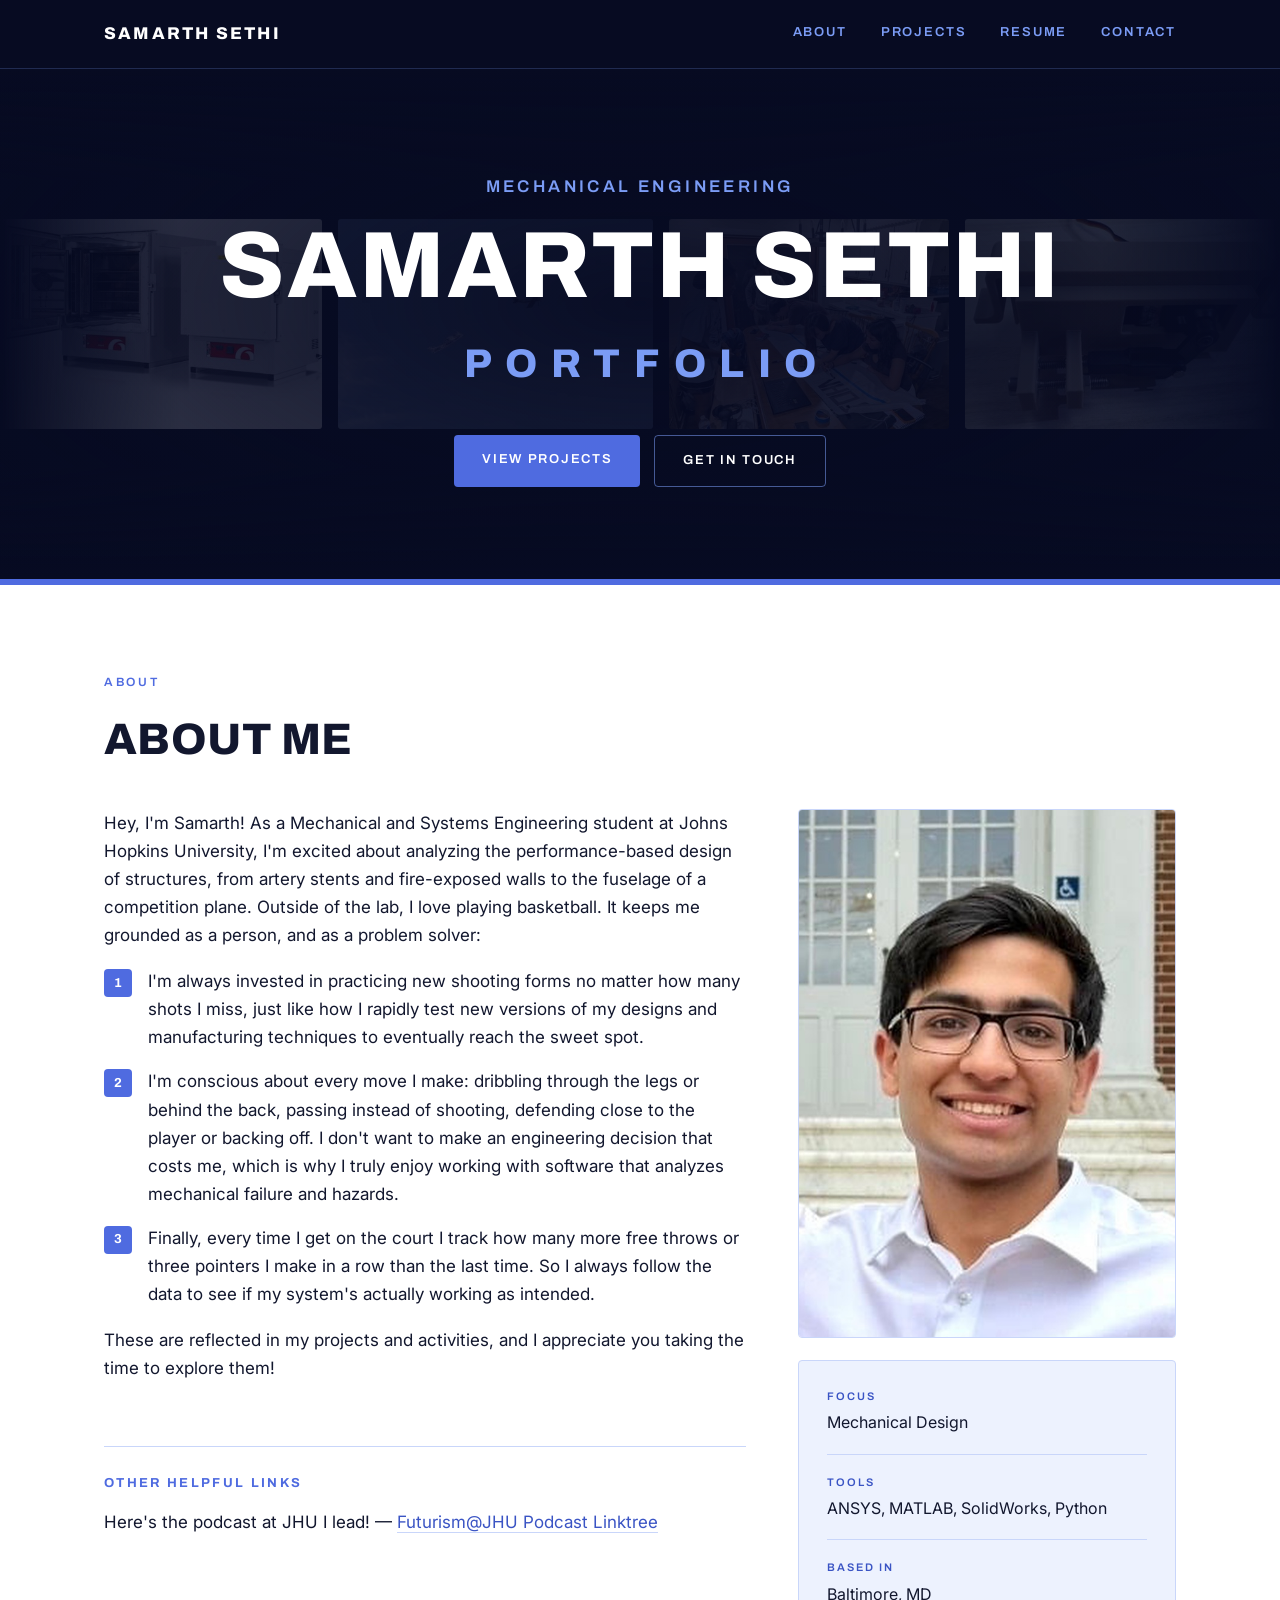
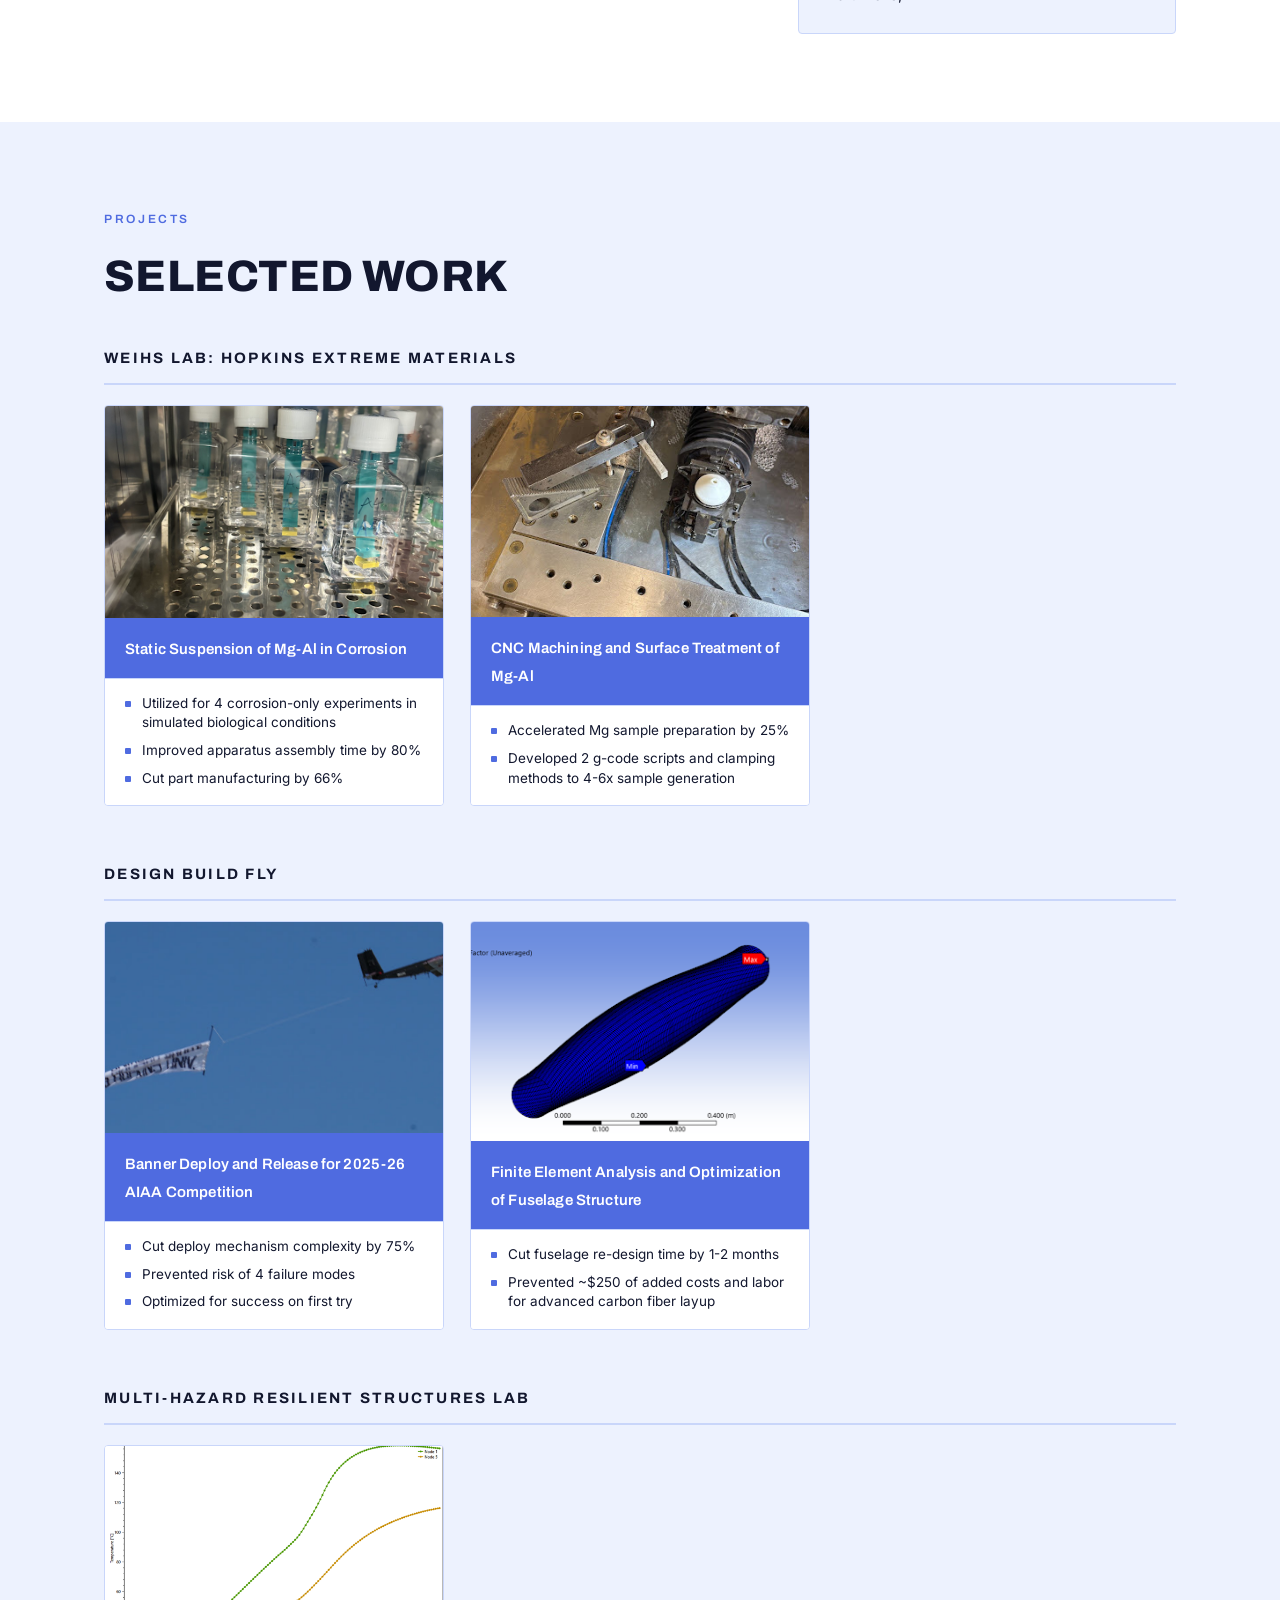
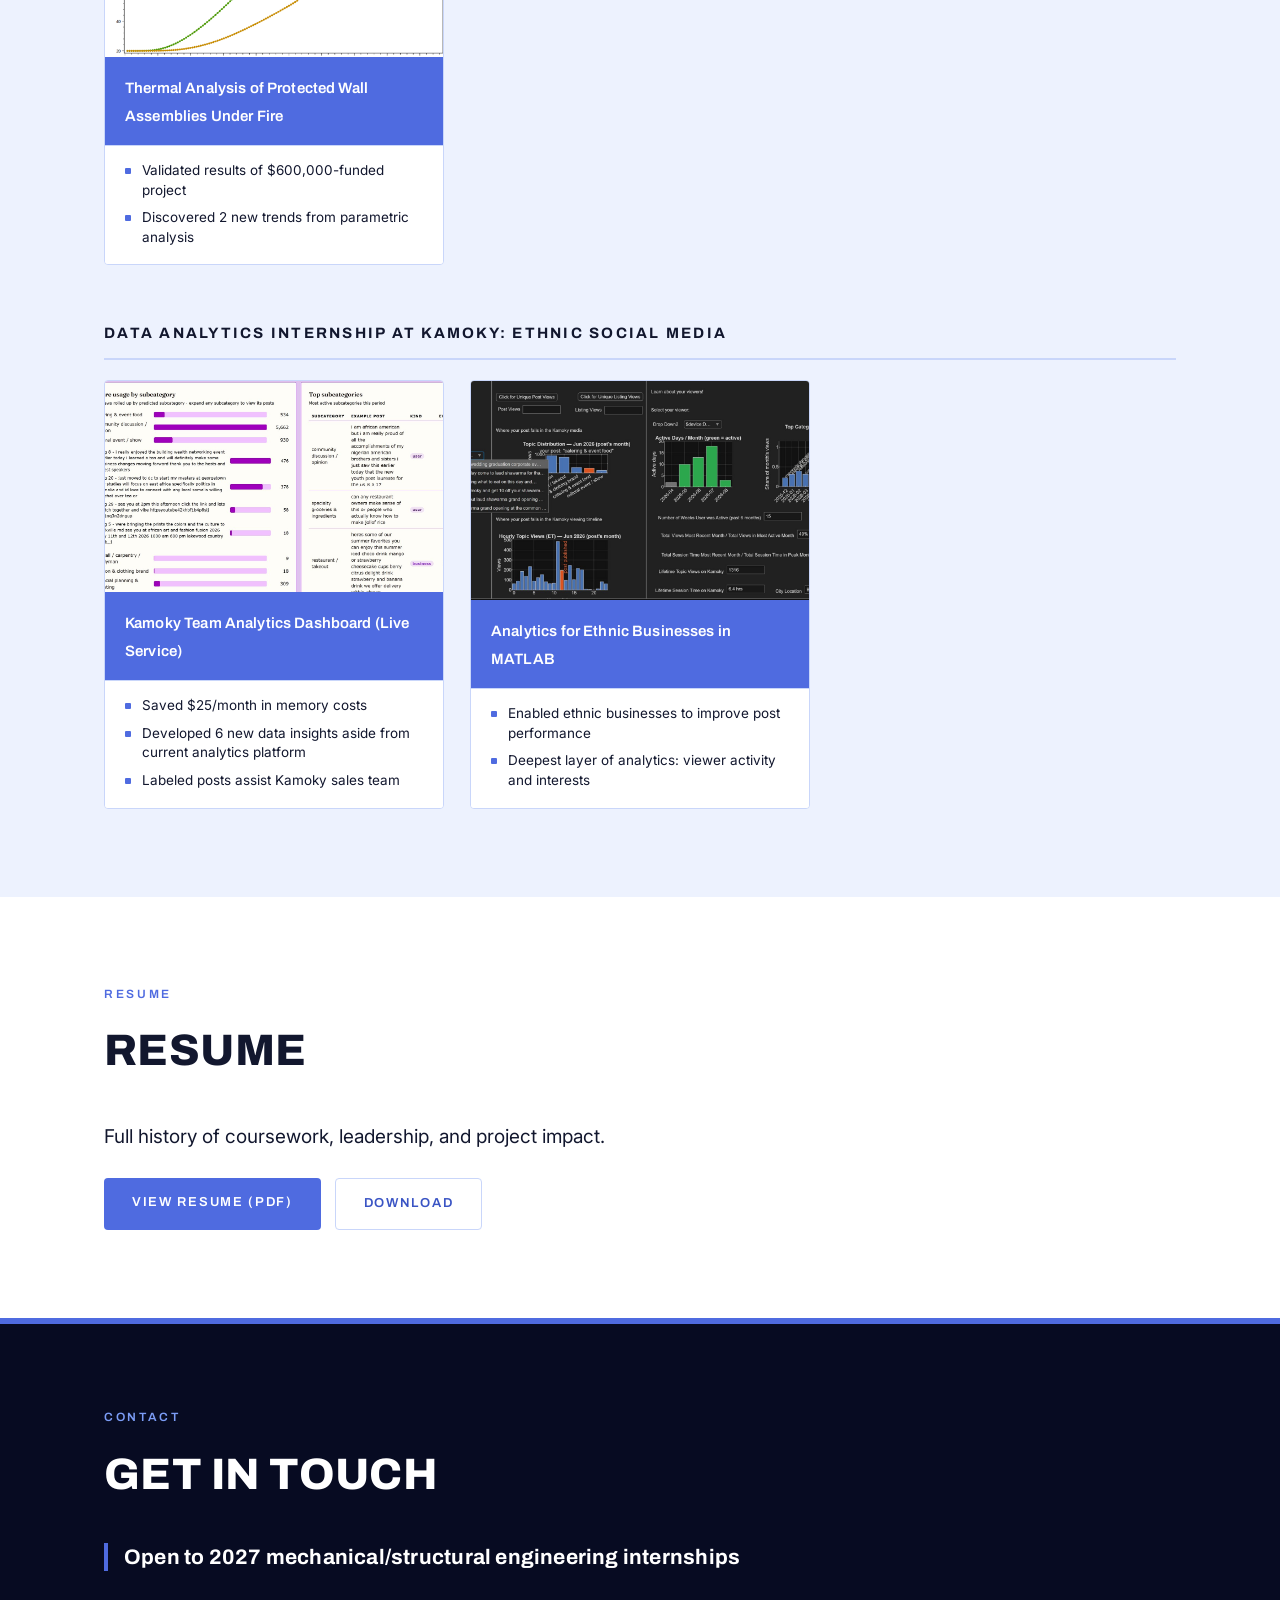
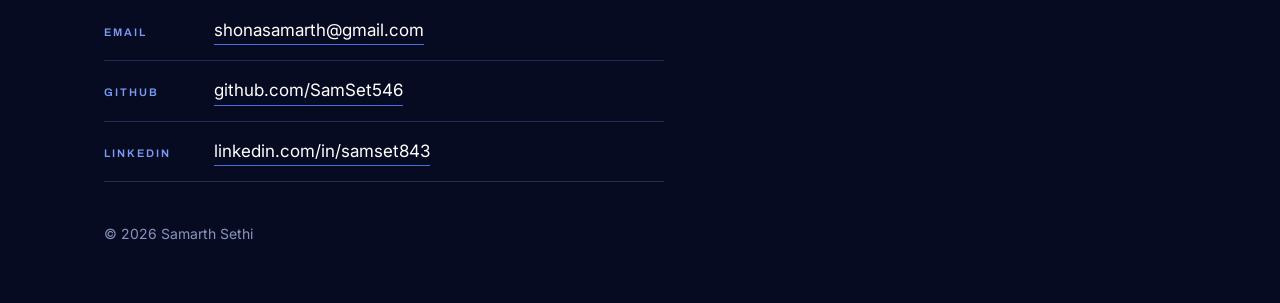
<file: index.html>
<!DOCTYPE html>
<html lang="en">
<head>
<meta charset="UTF-8">
<meta name="viewport" content="width=device-width, initial-scale=1.0">
<title>Samarth Sethi | Engineering Portfolio</title>
<meta name="description" content="Mechanical and aerospace engineering portfolio — materials research, structural analysis, and data work.">
<link rel="preconnect" href="https://fonts.googleapis.com">
<link rel="preconnect" href="https://fonts.gstatic.com" crossorigin>
<link href="https://fonts.googleapis.com/css2?family=Archivo:wght@500;600;700;800&family=Inter:wght@400;500;600&display=swap" rel="stylesheet">
<link rel="stylesheet" href="css/styles.css?v=c7667735">
</head>
<body>

<a class="skip-link" href="#about">Skip to content</a>

<header class="topbar" id="topbar">
  <div class="topbar-inner">
    <a class="wordmark" href="#top">SAMARTH SETHI</a>

    <button class="nav-toggle" id="navToggle" aria-expanded="false" aria-controls="navMenu" aria-label="Open menu">
      <span></span><span></span><span></span>
    </button>

    <nav class="nav" id="navMenu" aria-label="Main">
      <a href="#about">About</a>
      <a href="#projects">Projects</a>
      <a href="#resume">Resume</a>
      <a href="#contact">Contact</a>
    </nav>
  </div>
</header>

<section class="hero" id="top">
  <div class="hero-bg" aria-hidden="true"><div class="hero-track" id="heroTrack"></div></div>
  <div class="hero-veil" aria-hidden="true"></div>
  <div class="wrap hero-content">
    <p class="eyebrow">Mechanical Engineering</p>
    <h1 class="hero-title">SAMARTH SETHI</h1>
    <p class="hero-portfolio"><strong>PORTFOLIO</strong></p>
    <div class="hero-actions">
      <a class="btn btn-primary" href="#projects">View projects</a>
      <a class="btn btn-ghost" href="#contact">Get in touch</a>
    </div>
  </div>
</section>

<div class="rule"></div>

<main>

  <section class="section" id="about">
    <div class="wrap">
      <p class="kicker">About</p>
      <h2 class="section-title">About me</h2>
      <div class="about-grid">
        <div class="about-body">
          <p>Hey, I'm Samarth! As a Mechanical and Systems Engineering student at Johns Hopkins University, I'm excited about analyzing the performance-based design of structures, from artery stents and fire-exposed walls to the fuselage of a competition plane. Outside of the lab, I love playing basketball. It keeps me grounded as a person, and as a problem solver:</p>
          <ol class="about-list">
            <li>I'm always invested in practicing new shooting forms no matter how many shots I miss, just like how I rapidly test new versions of my designs and manufacturing techniques to eventually reach the sweet spot.</li>
            <li>I'm conscious about every move I make: dribbling through the legs or behind the back, passing instead of shooting, defending close to the player or backing off. I don't want to make an engineering decision that costs me, which is why I truly enjoy working with software that analyzes mechanical failure and hazards.</li>
            <li>Finally, every time I get on the court I track how many more free throws or three pointers I make in a row than the last time. So I always follow the data to see if my system's actually working as intended.</li>
          </ol>
          <p>These are reflected in my projects and activities, and I appreciate you taking the time to explore them!</p>

          <div class="other-links">
            <h3>Other Helpful Links</h3>
            <ul>
              <li>Here's the podcast at JHU I lead! &mdash; <a href="https://linktr.ee/futurismatjhu" target="_blank" rel="noopener">Futurism@JHU Podcast Linktree</a></li>
            </ul>
          </div>
        </div>
        <aside class="about-side">
          <img class="headshot" src="images/headshot.jpg" alt="Portrait of Samarth Sethi">
          <div class="about-facts">
            <dl>
              <div><dt>Focus</dt><dd>Mechanical Design</dd></div>
              <div><dt>Tools</dt><dd>ANSYS, MATLAB, SolidWorks, Python</dd></div>
              <div><dt>Based in</dt><dd>Baltimore, MD</dd></div>
            </dl>
          </div>
        </aside>
      </div>
    </div>
  </section>

  <section class="section section-tint" id="projects">
    <div class="wrap">
      <p class="kicker">Projects</p>
      <h2 class="section-title">Selected work</h2>

      <div class="group">
        <h3 class="group-title">Weihs Lab: Hopkins Extreme Materials</h3>
        <div class="cards">

          <a class="card" href="projects/mg-al-static-suspension.html">
            <div class="card-media">
              <img src="images/Capped_Bottles_Suspension.png" alt="Capped sample bottles suspended in solution inside a lab cabinet">
            </div>
            <div class="card-label"><span>Static Suspension of Mg-Al in Corrosion</span></div>
            <div class="card-points">
              <ul>
                <li>Utilized for 4 corrosion-only experiments in simulated biological conditions</li>
                <li>Improved apparatus assembly time by 80%</li>
                <li>Cut part manufacturing by 66%</li>
              </ul>
            </div>
          </a>

          <a class="card" href="projects/mg-al-cnc-machining.html">
            <div class="card-media">
              <img src="images/Clamping_Mess.jpg" alt="Workpiece clamped in a CNC machining fixture">
            </div>
            <div class="card-label"><span>CNC Machining and Surface Treatment of Mg-Al</span></div>
            <div class="card-points">
              <ul>
                <li>Accelerated Mg sample preparation by 25%</li>
                <li>Developed 2 g-code scripts and clamping methods to 4-6x sample generation</li>
              </ul>
            </div>
          </a>

        </div>
      </div>

      <div class="group">
        <h3 class="group-title">Design Build Fly</h3>
        <div class="cards">

          <a class="card" href="projects/dbf-banner-deploy.html">
            <div class="card-media">
              <img src="images/Banner_Flying_Closeup.png" alt="RC aircraft in flight towing a deployed banner">
            </div>
            <div class="card-label"><span>Banner Deploy and Release for 2025-26 AIAA Competition</span></div>
            <div class="card-points">
              <ul>
                <li>Cut deploy mechanism complexity by 75%</li>
                <li>Prevented risk of 4 failure modes</li>
                <li>Optimized for success on first try</li>
              </ul>
            </div>
          </a>

          <a class="card" href="projects/dbf-fuselage-fea.html">
            <div class="card-media">
              <img src="images/Circular_Tube_FE.png" alt="ANSYS inverse reserve factor contour plot of a circular tube structure">
            </div>
            <div class="card-label"><span>Finite Element Analysis and Optimization of Fuselage Structure</span></div>
            <div class="card-points">
              <ul>
                <li>Cut fuselage re-design time by 1-2 months</li>
                <li>Prevented ~$250 of added costs and labor for advanced carbon fiber layup</li>
              </ul>
            </div>
          </a>

        </div>
      </div>

      <div class="group">
        <h3 class="group-title">Multi-Hazard Resilient Structures Lab</h3>
        <div class="cards">

          <a class="card" href="projects/thermal-wall-assemblies.html">
            <div class="card-media">
              <img src="images/Thermal_Analysis_Graph.png" alt="Temperature versus time curves for two nodes in a wall assembly">
            </div>
            <div class="card-label"><span>Thermal Analysis of Protected Wall Assemblies Under Fire</span></div>
            <div class="card-points">
              <ul>
                <li>Validated results of $600,000-funded project</li>
                <li>Discovered 2 new trends from parametric analysis</li>
              </ul>
            </div>
          </a>

        </div>
      </div>

      <div class="group">
        <h3 class="group-title">Data Analytics Internship at Kamoky: Ethnic Social Media</h3>
        <div class="cards">

          <a class="card" href="projects/kamoky-analytics-dashboards.html">
            <div class="card-media">
              <img src="images/kamoky-dashboards/card-cover.jpg" alt="Kamoky dashboard showing feature usage by subcategory alongside the most active subcategories">
            </div>
            <div class="card-label"><span>Kamoky Team Analytics Dashboard (Live Service)</span></div>
            <div class="card-points">
              <ul>
                <li>Saved $25/month in memory costs</li>
                <li>Developed 6 new data insights aside from current analytics platform</li>
                <li>Labeled posts assist Kamoky sales team</li>
              </ul>
            </div>
          </a>

          <a class="card" href="projects/kamoky-matlab-analytics.html">
            <div class="card-media">
              <img src="images/matlab-analytics/card-cover.jpg" alt="MATLAB analytics app showing post and viewer statistics for a registered business">
            </div>
            <div class="card-label"><span>Analytics for Ethnic Businesses in MATLAB</span></div>
            <div class="card-points">
              <ul>
                <li>Enabled ethnic businesses to improve post performance</li>
                <li>Deepest layer of analytics: viewer activity and interests</li>
              </ul>
            </div>
          </a>

        </div>
      </div>

    </div>
  </section>

  <section class="section" id="resume">
    <div class="wrap">
      <p class="kicker">Resume</p>
      <h2 class="section-title">Resume</h2>
      <p class="lede">Full history of coursework, leadership, and project impact.</p>
      <div class="hero-actions" style="justify-content:flex-start;margin-top:0">
        <a class="btn btn-primary" href="Samarth_Resume.pdf" target="_blank" rel="noopener">View resume (PDF)</a>
        <a class="btn btn-outline" href="Samarth_Resume.pdf" download>Download</a>
      </div>
    </div>
  </section>

</main>

<footer class="footer" id="contact">
  <div class="wrap">
    <p class="kicker kicker-light">Contact</p>
    <h2 class="section-title section-title-light">Get in touch</h2>
    <p class="availability">Open to 2027 mechanical/structural engineering internships</p>
    <ul class="contact-list">
      <li><span class="contact-key">Email</span><a href="mailto:shonasamarth@gmail.com">shonasamarth@gmail.com</a></li>
      <li><span class="contact-key">GitHub</span><a href="https://github.com/SamSet546">github.com/SamSet546</a></li>
      <li><span class="contact-key">LinkedIn</span><a href="https://www.linkedin.com/in/samset843/" target="_blank" rel="noopener">linkedin.com/in/samset843</a></li>
    </ul>
    <p class="copyright">&copy; 2026 Samarth Sethi</p>
  </div>
</footer>

<a class="to-top" href="#top" id="toTop" aria-label="Back to top">&uarr;</a>

<script src="js/hero-images.js?v=3a2f103e"></script>
<script src="js/main.js?v=55afe912"></script>
</body>
</html>
</file>
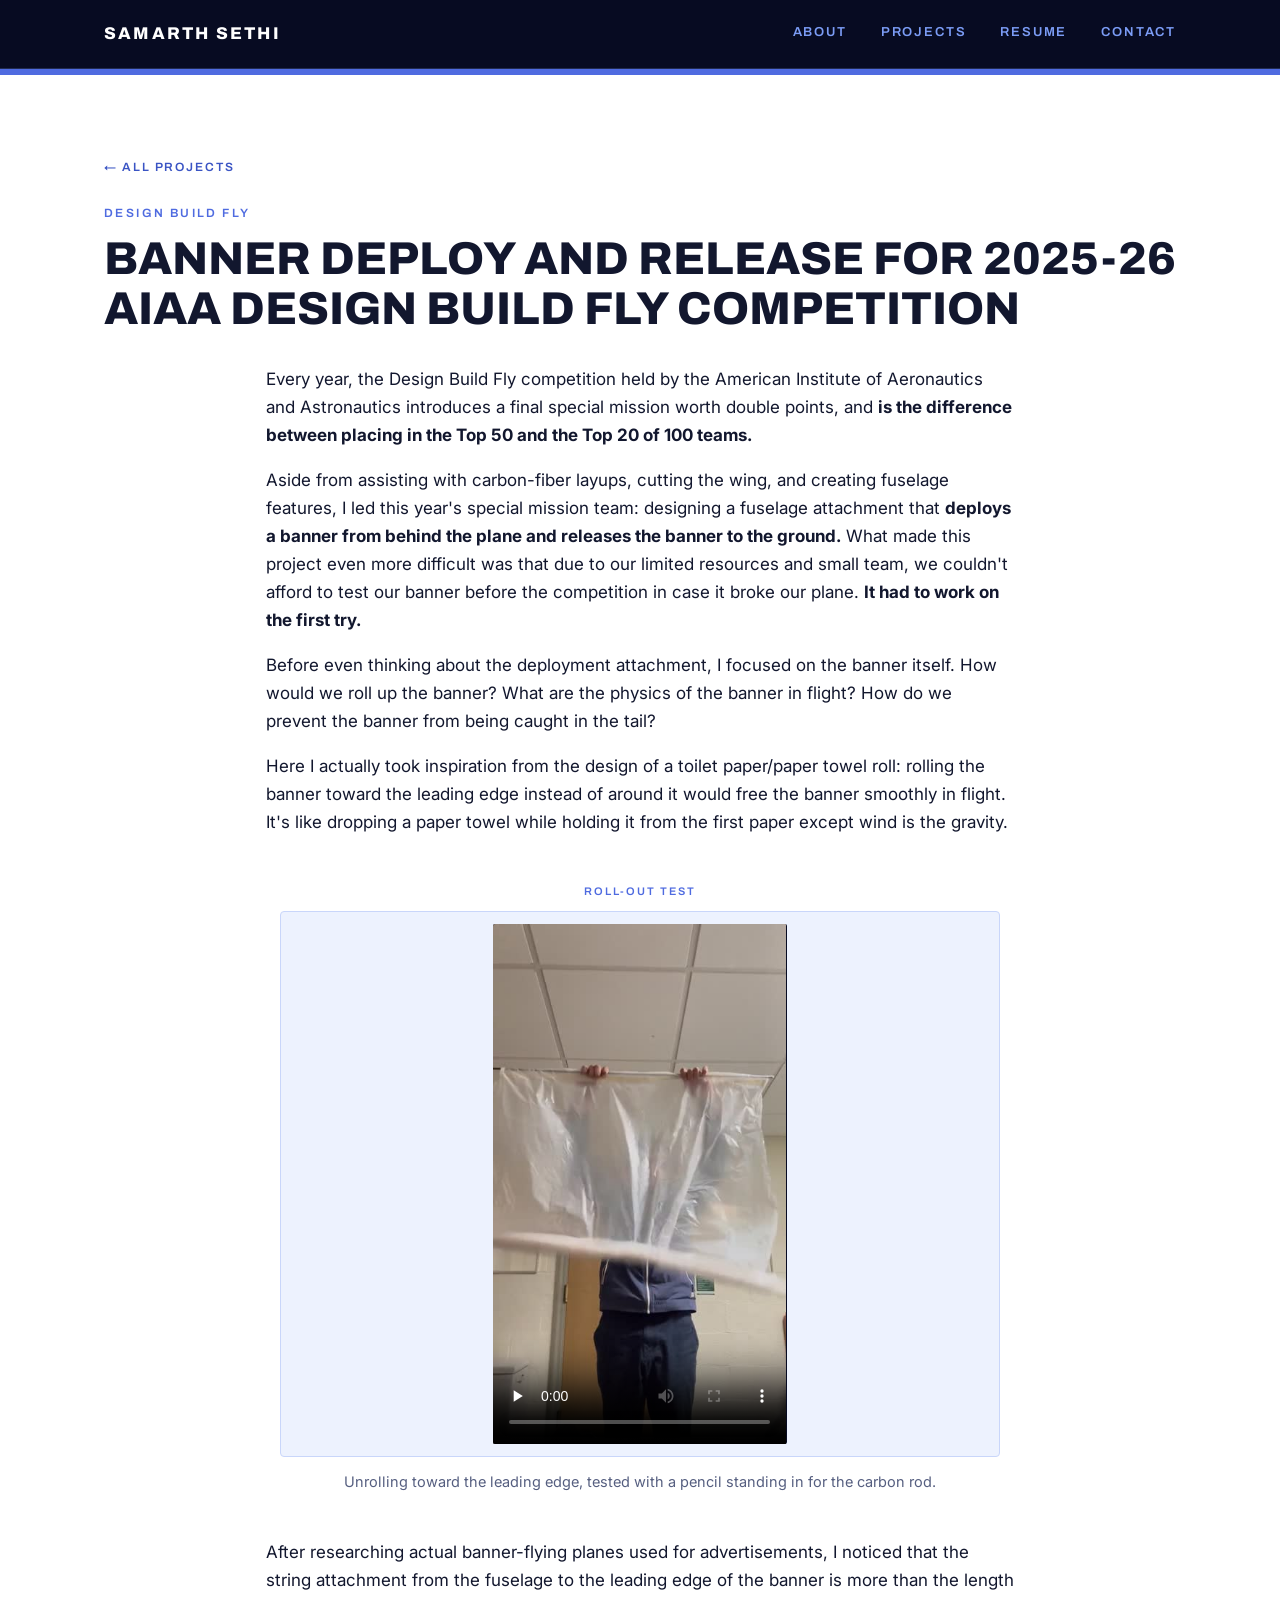
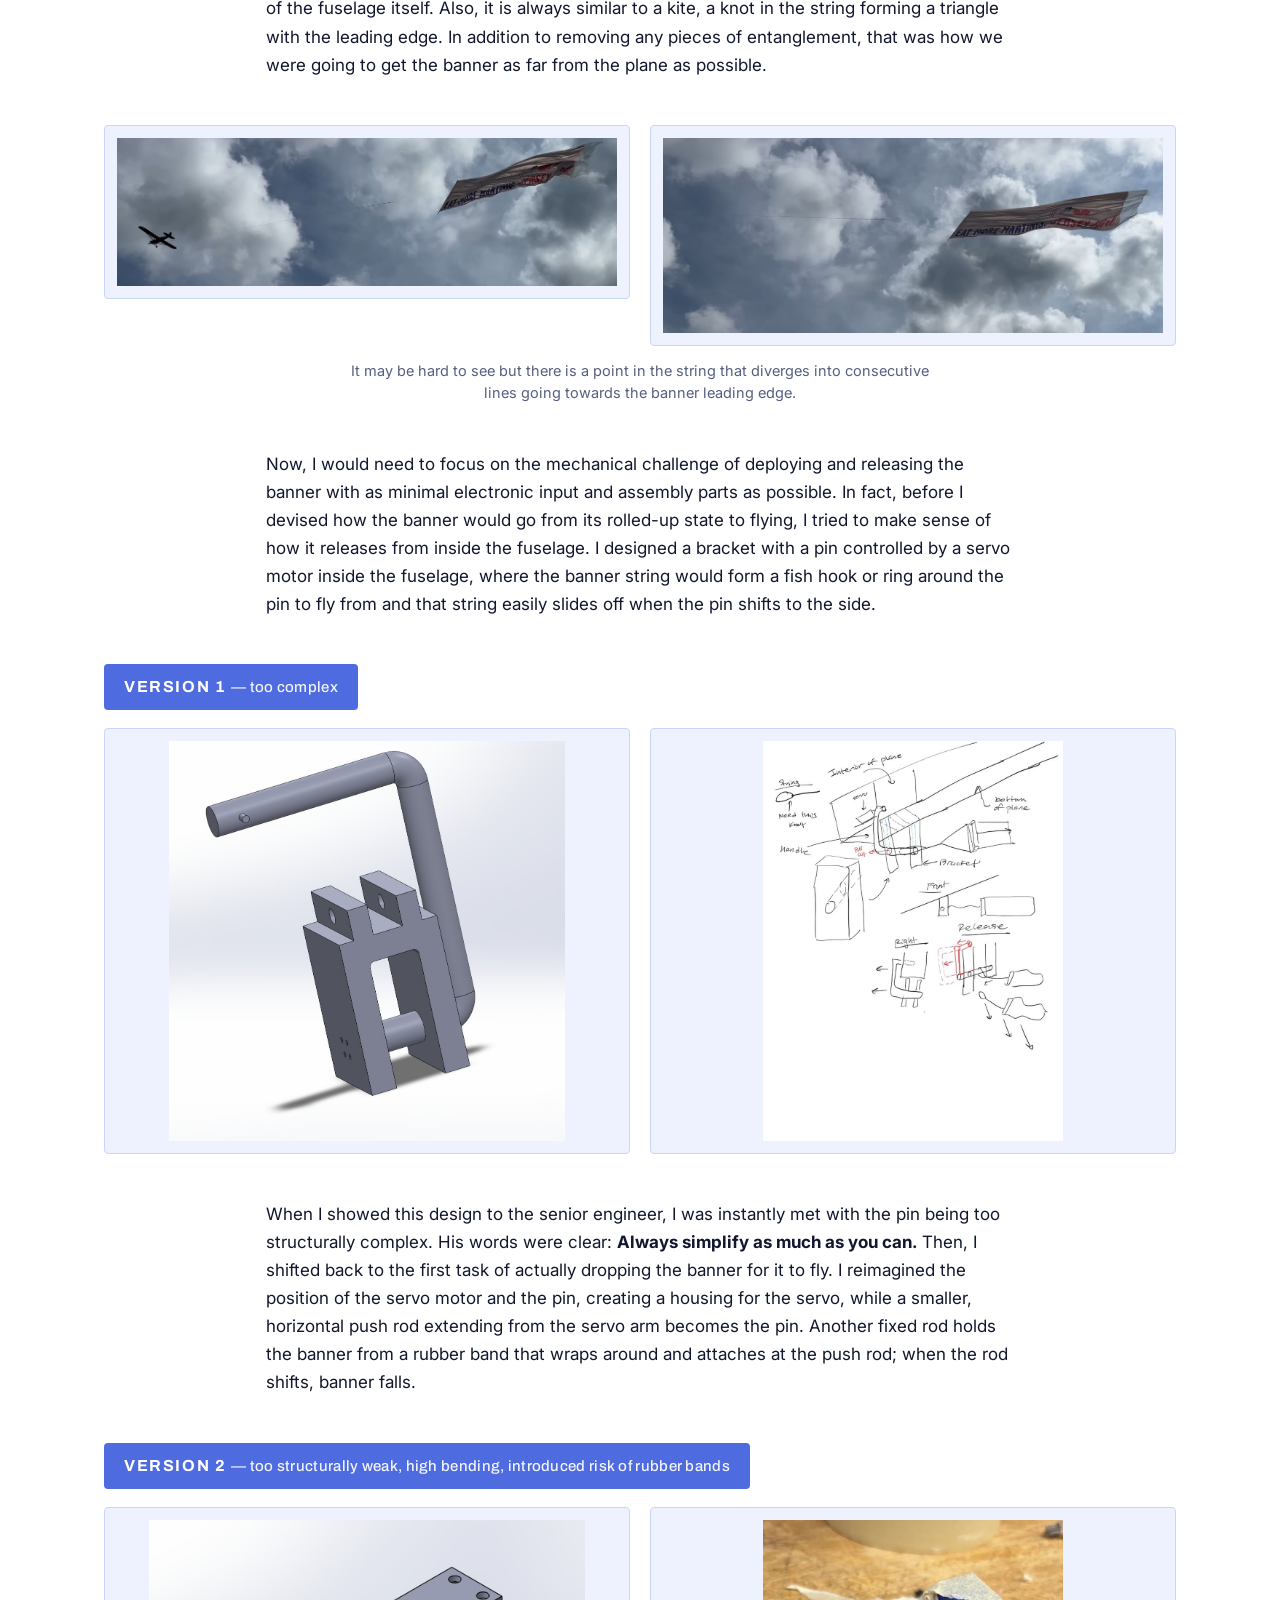
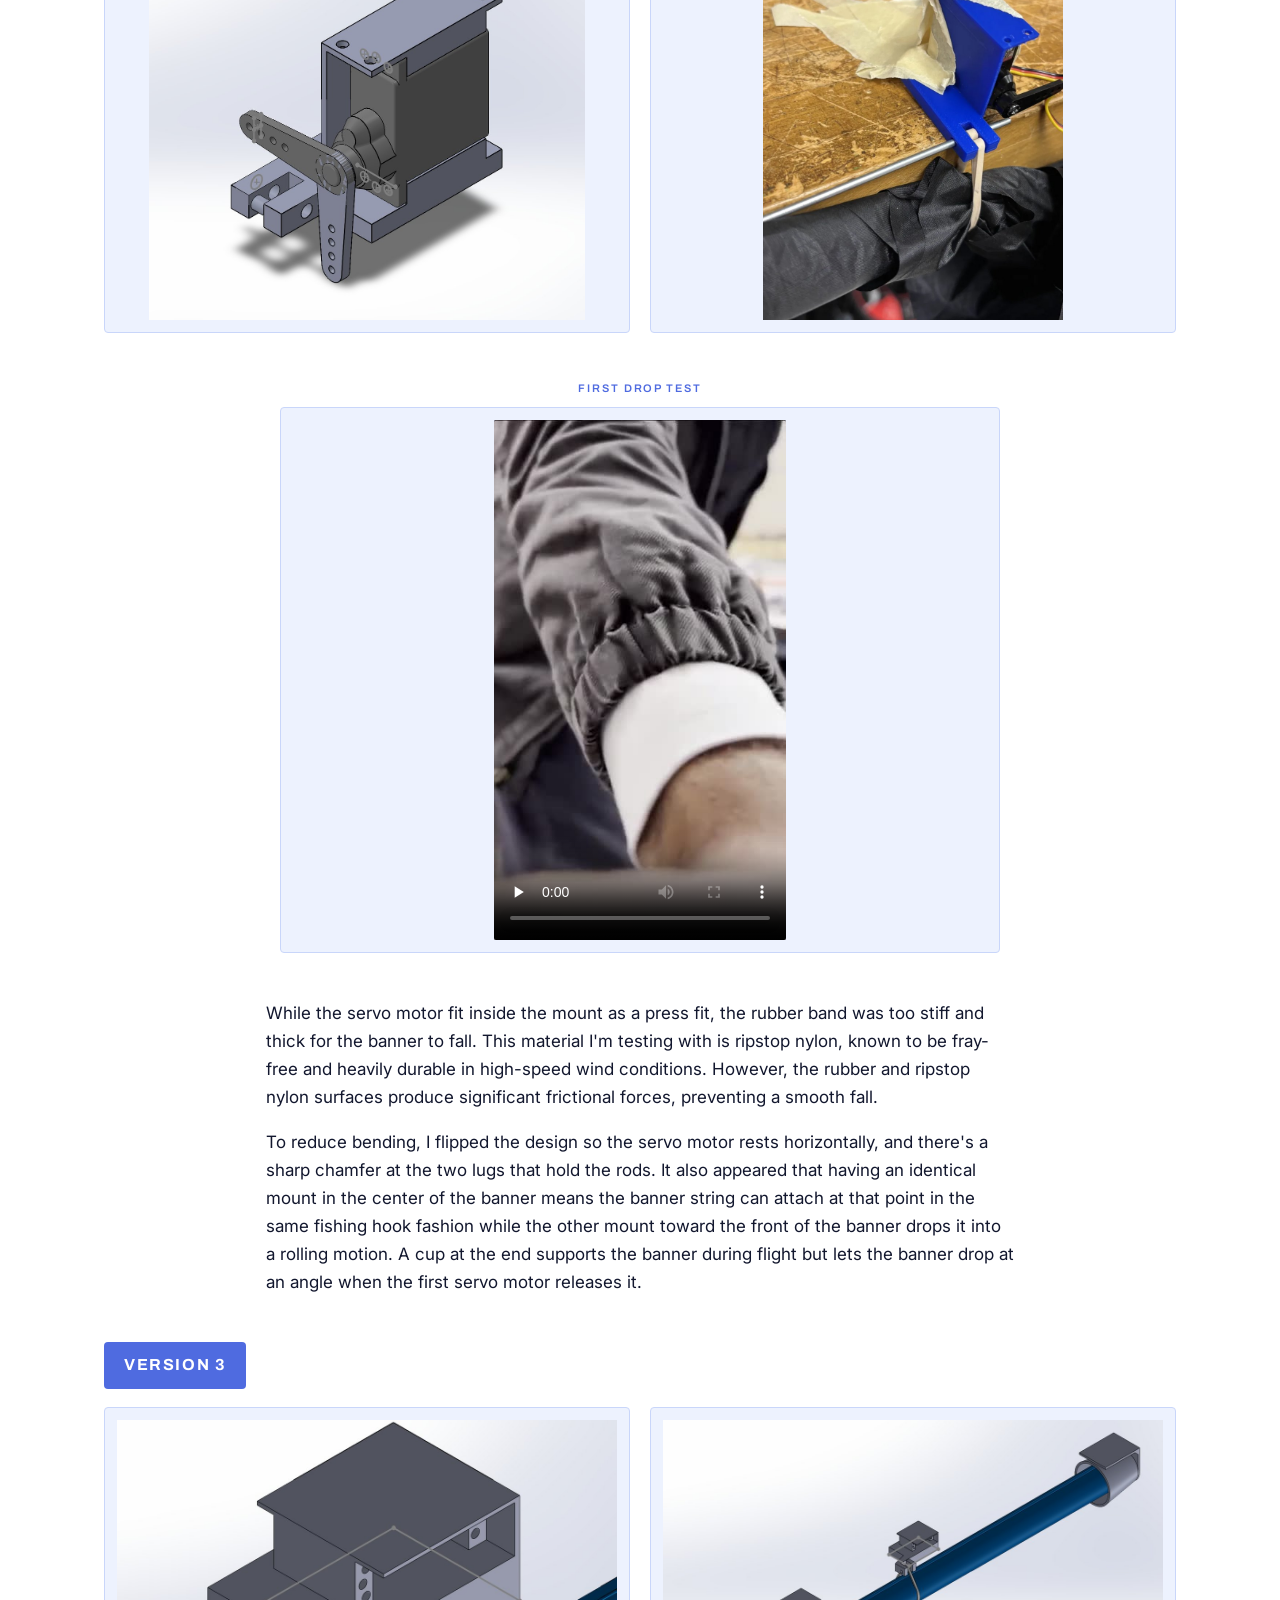
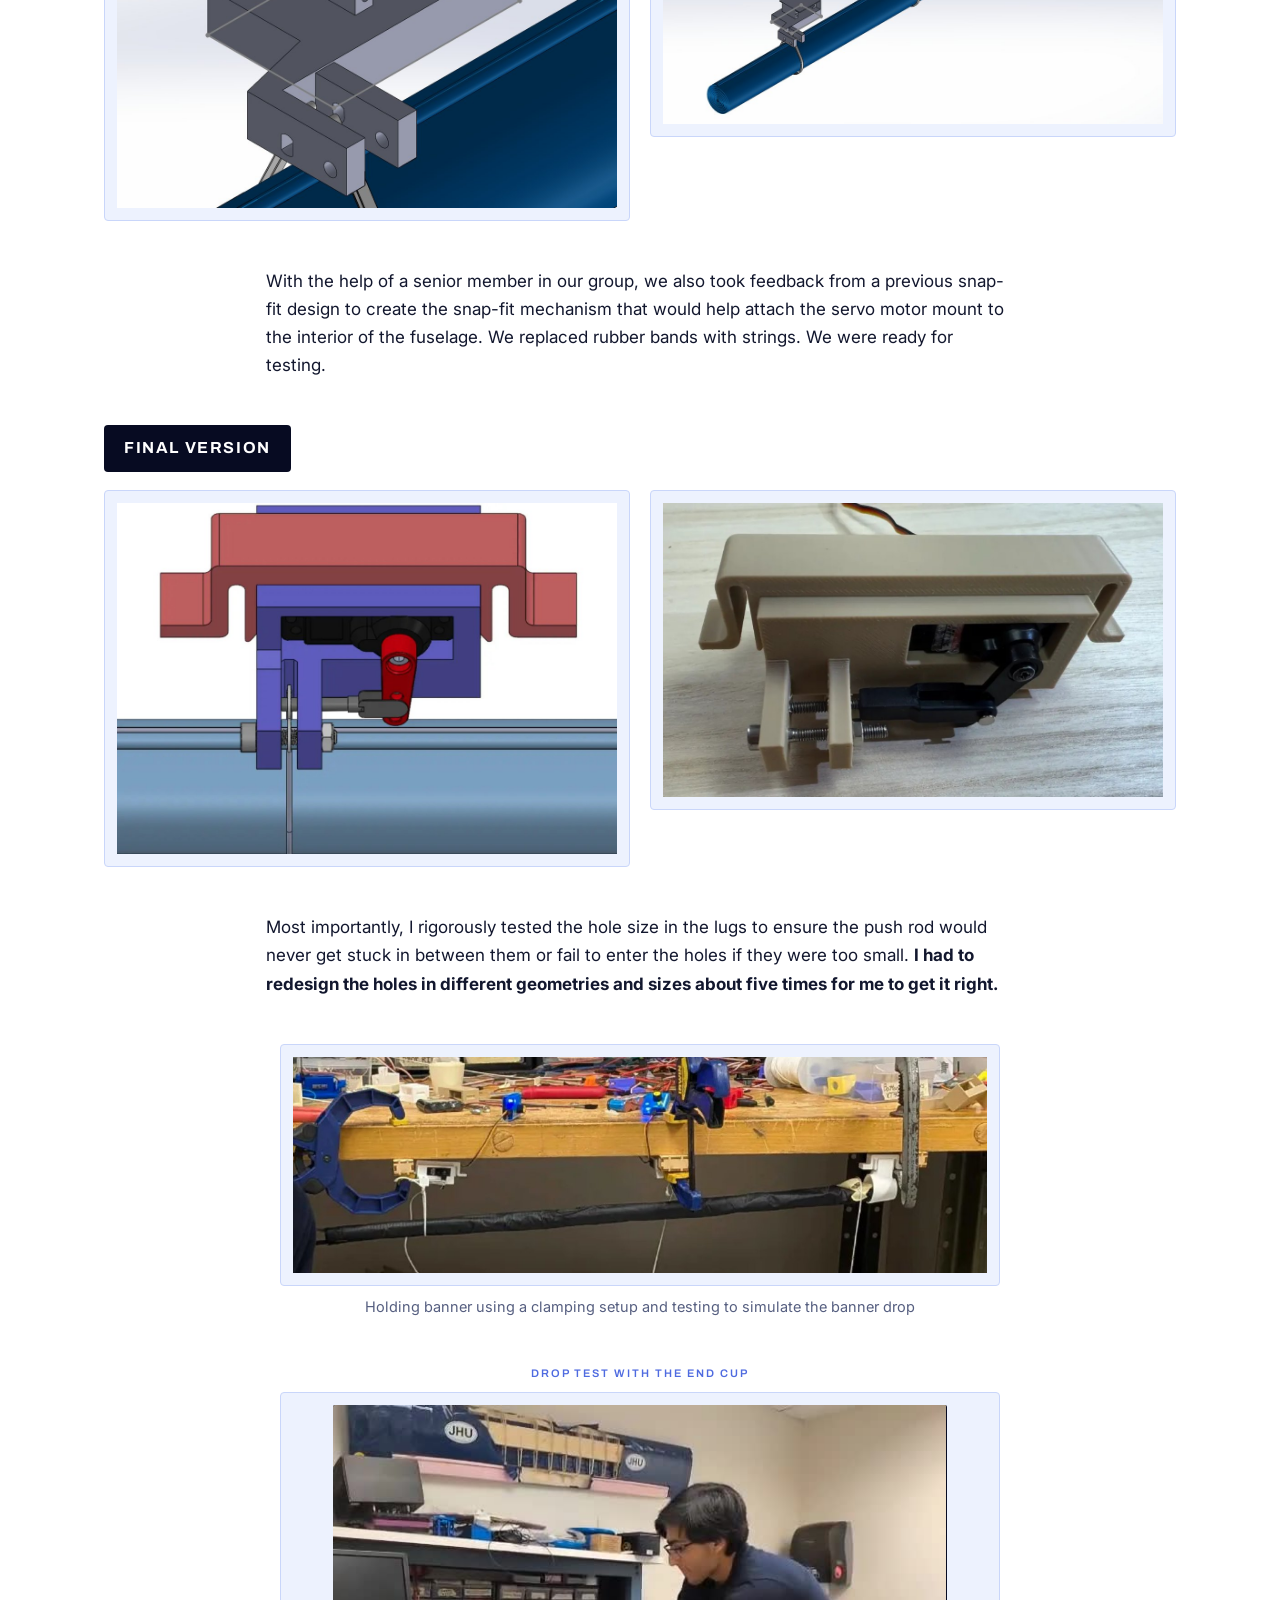
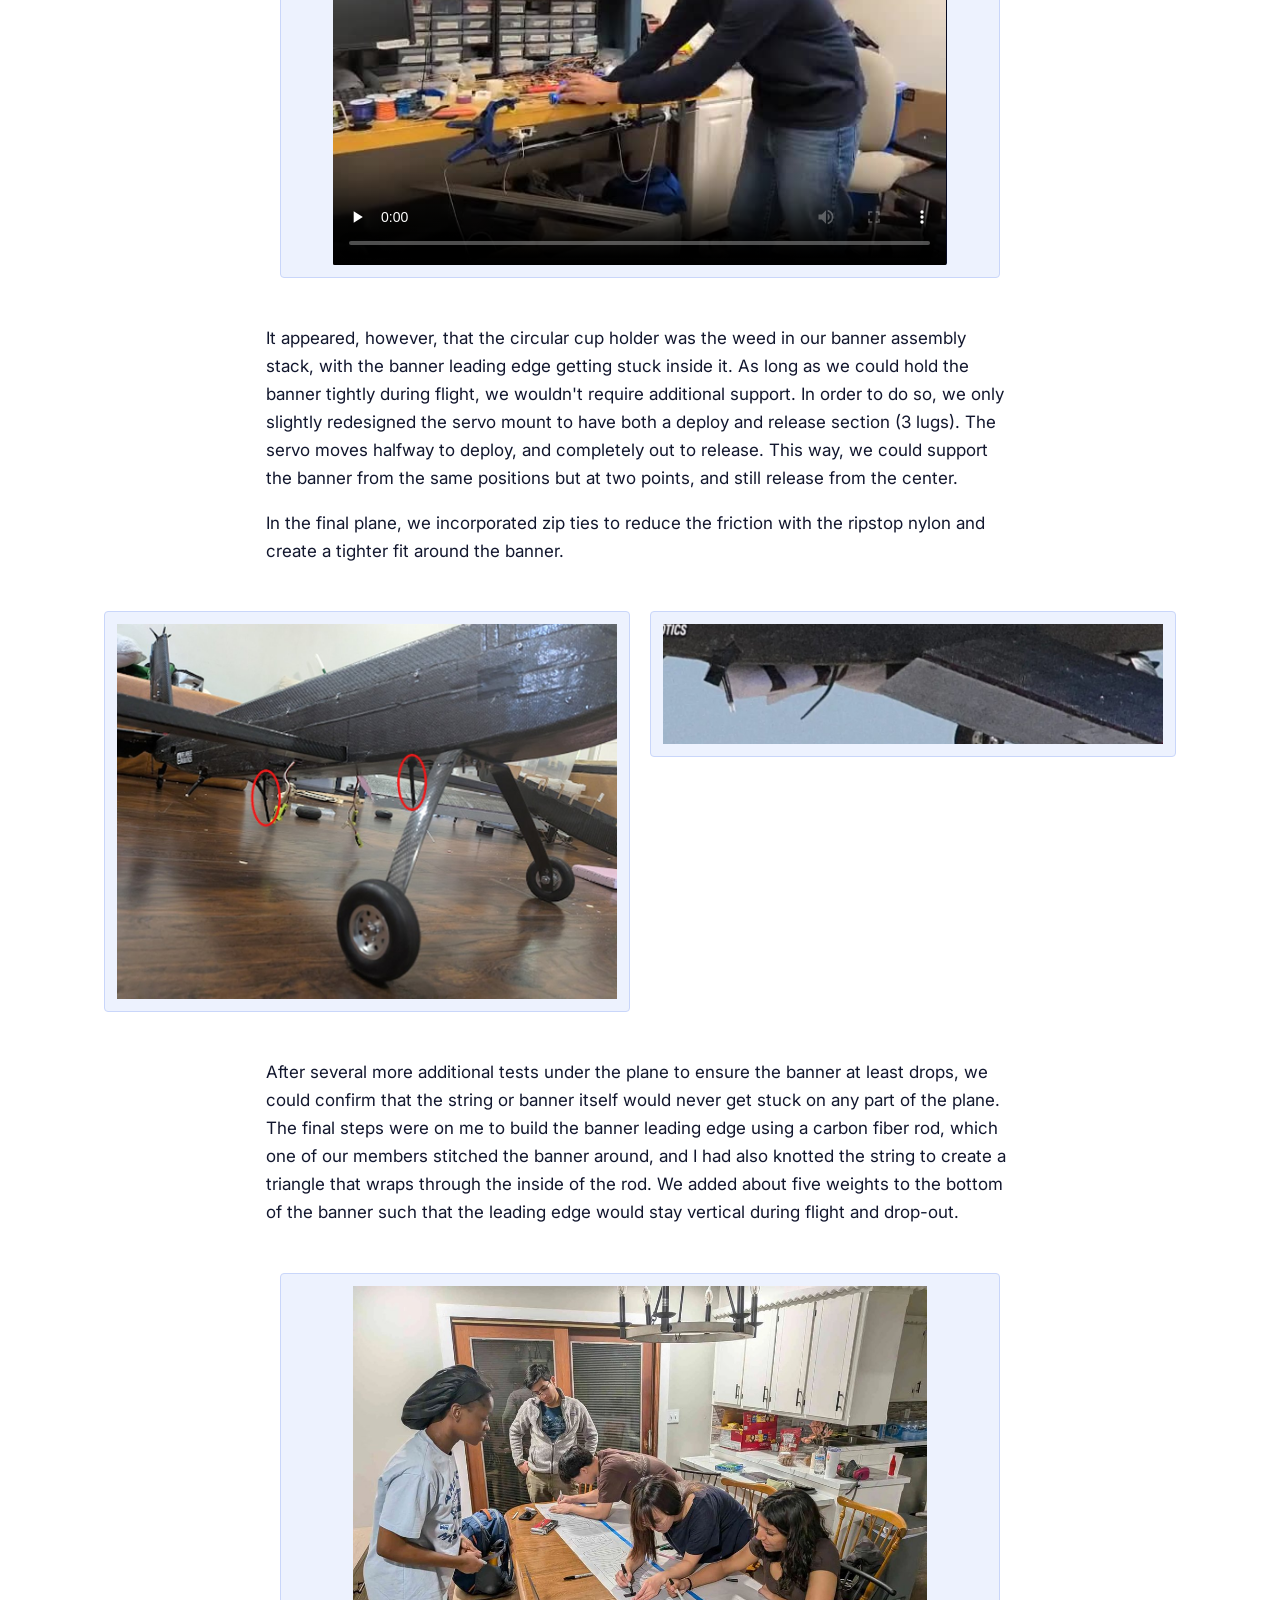
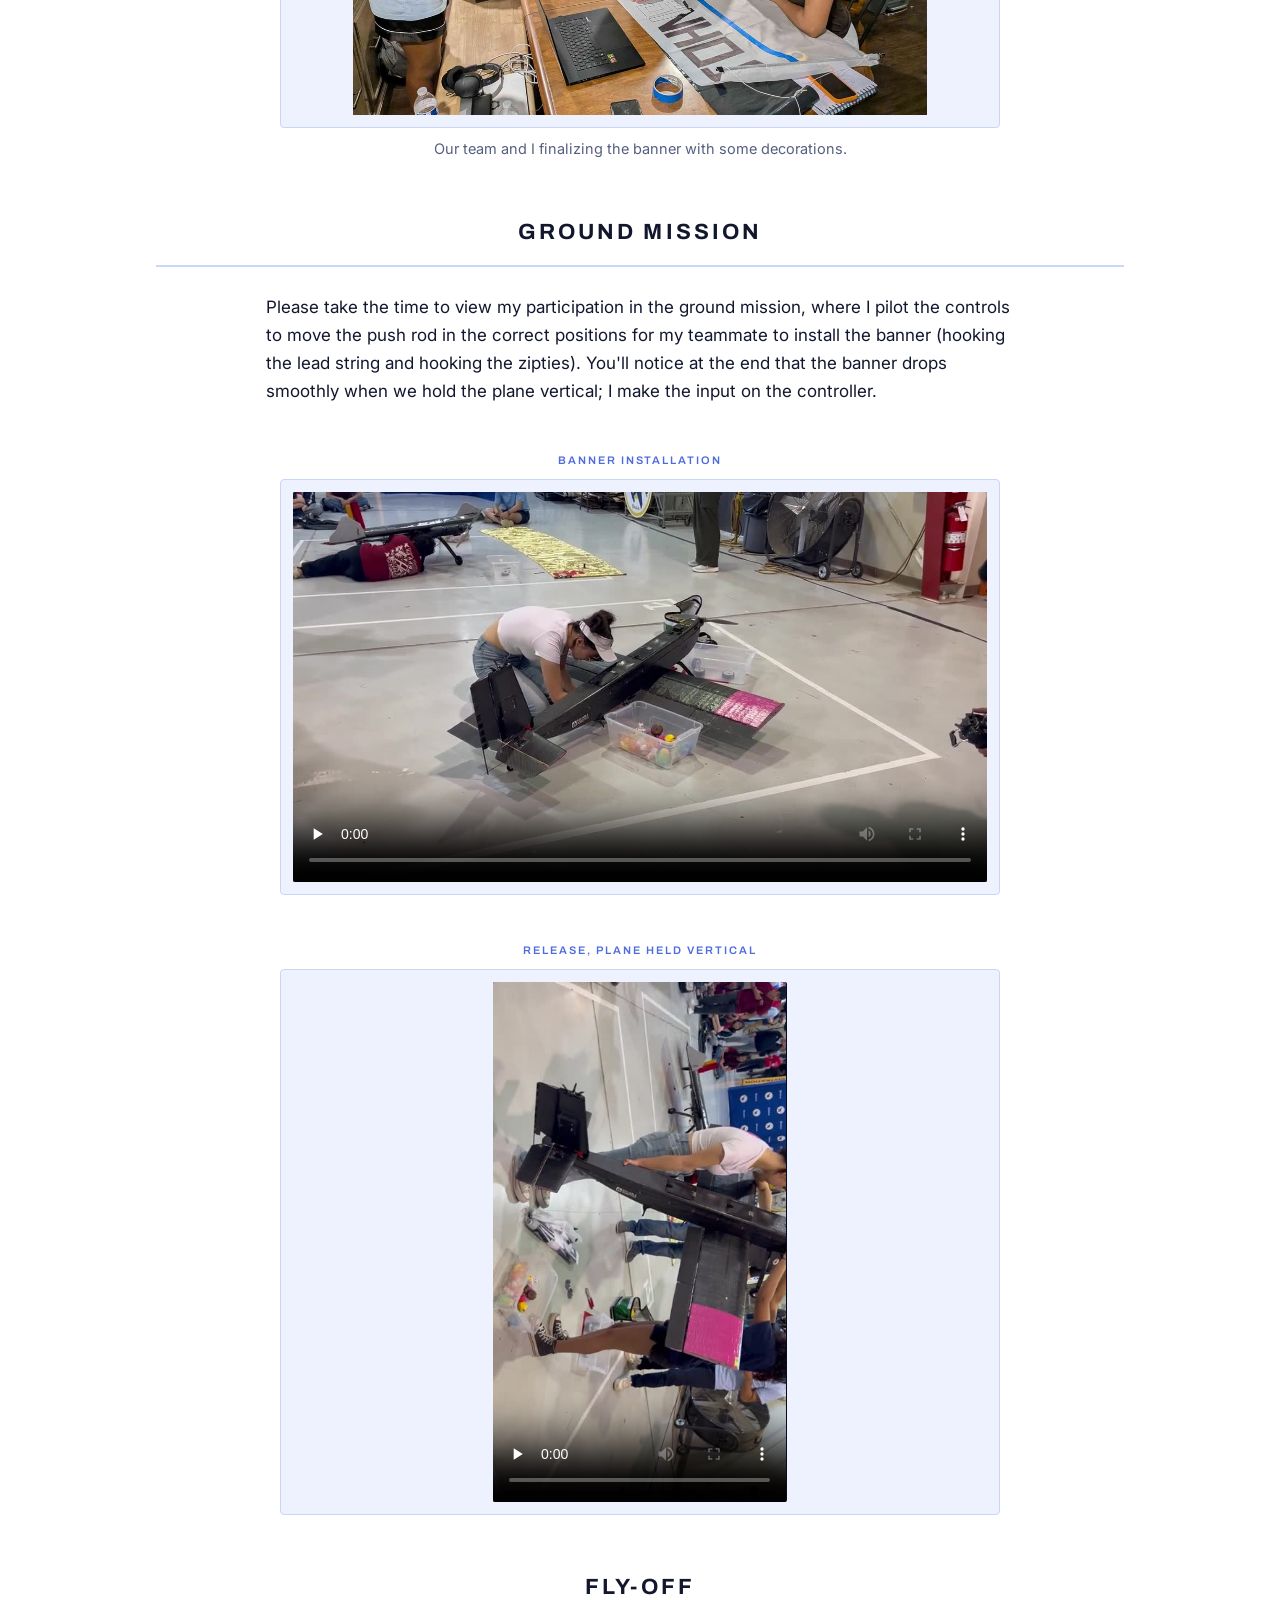
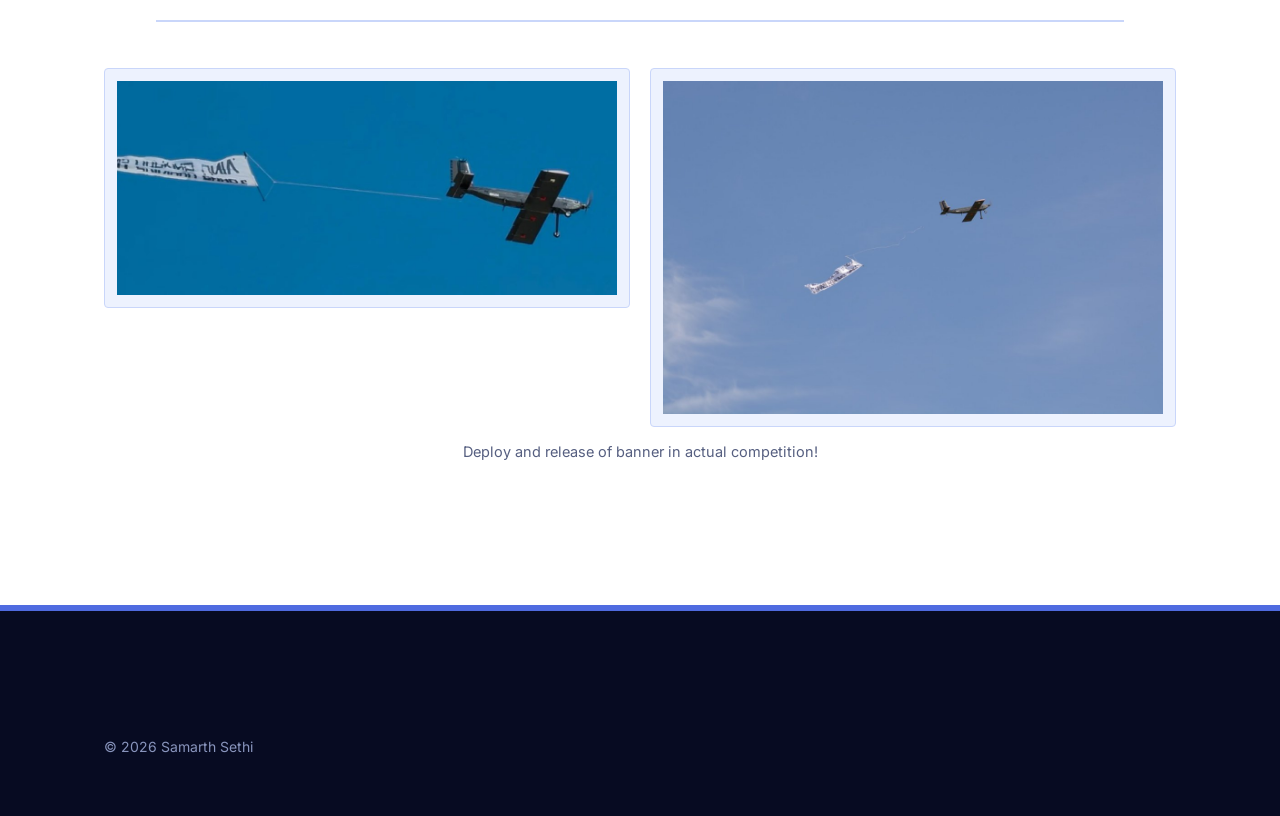
<file: projects/dbf-banner-deploy.html>
<!DOCTYPE html>
<html lang="en">
<head>
<meta charset="UTF-8">
<meta name="viewport" content="width=device-width, initial-scale=1.0">
<title>Banner Deploy and Release for 2025-26 AIAA Design Build Fly | Samarth Sethi</title>
<link rel="preconnect" href="https://fonts.googleapis.com">
<link rel="preconnect" href="https://fonts.gstatic.com" crossorigin>
<link href="https://fonts.googleapis.com/css2?family=Archivo:wght@500;600;700;800&family=Inter:wght@400;500;600&display=swap" rel="stylesheet">
<link rel="stylesheet" href="../css/styles.css?v=c7667735">
</head>
<body>

<header class="topbar">
  <div class="topbar-inner">
    <a class="wordmark" href="../index.html">SAMARTH SETHI</a>
    <nav class="nav" aria-label="Main">
      <a href="../index.html#about">About</a>
      <a href="../index.html#projects">Projects</a>
      <a href="../index.html#resume">Resume</a>
      <a href="../index.html#contact">Contact</a>
    </nav>
  </div>
</header>

<div class="rule"></div>

<main class="detail">
  <div class="wrap">
    <a class="back-link" href="../index.html#projects">&larr; All projects</a>
    <p class="detail-org">Design Build Fly</p>
    <h1 class="detail-title">Banner Deploy and Release for 2025-26 AIAA Design Build Fly Competition</h1>

    <div class="prose">
      <p>Every year, the Design Build Fly competition held by the American Institute of Aeronautics and Astronautics introduces a final special mission worth double points, and <strong>is the difference between placing in the Top 50 and the Top 20 of 100 teams.</strong></p>
      <p>Aside from assisting with carbon-fiber layups, cutting the wing, and creating fuselage features, I led this year's special mission team: designing a fuselage attachment that <strong>deploys a banner from behind the plane and releases the banner to the ground.</strong> What made this project even more difficult was that due to our limited resources and small team, we couldn't afford to test our banner before the competition in case it broke our plane. <strong>It had to work on the first try.</strong></p>
      <p>Before even thinking about the deployment attachment, I focused on the banner itself. How would we roll up the banner? What are the physics of the banner in flight? How do we prevent the banner from being caught in the tail?</p>
      <p>Here I actually took inspiration from the design of a toilet paper/paper towel roll: rolling the banner toward the leading edge instead of around it would free the banner smoothly in flight. It's like dropping a paper towel while holding it from the first paper except wind is the gravity.</p>
    </div>

    <div class="fig-block fig-solo">
      <p class="video-label">Roll-out test</p>
      <div class="fig-video is-portrait">
        <video controls playsinline preload="none" poster="../images/banner-deploy/poster-pencil-banner-falling.jpg">
          <source src="../videos/pencil-banner-falling.mp4" type="video/mp4">
          Your browser doesn't support embedded video.
        </video>
      </div>
      <p class="fig-cap">Unrolling toward the leading edge, tested with a pencil standing in for the carbon rod.</p>
    </div>

    <div class="prose">
      <p>After researching actual banner-flying planes used for advertisements, I noticed that the string attachment from the fuselage to the leading edge of the banner is more than the length of the fuselage itself. Also, it is always similar to a kite, a knot in the string forming a triangle with the leading edge. In addition to removing any pieces of entanglement, that was how we were going to get the banner as far from the plane as possible.</p>
    </div>

    <div class="fig-block">
      <div class="fig-grid2">
        <figure class="fig-cell">
          <div class="fig-frame"><img src="../images/banner-deploy/ref-banner-plane-a.jpg" alt="Advertisement plane towing a banner on a long string"></div>
        </figure>
        <figure class="fig-cell">
          <div class="fig-frame"><img src="../images/banner-deploy/ref-banner-plane-b.jpg" alt="Second reference photo of a banner-towing aircraft showing the string geometry"></div>
        </figure>
      </div>
      <p class="fig-cap">It may be hard to see but there is a point in the string that diverges into consecutive lines going towards the banner leading edge.</p>
    </div>

    <div class="prose">
      <p>Now, I would need to focus on the mechanical challenge of deploying and releasing the banner with as minimal electronic input and assembly parts as possible. In fact, before I devised how the banner would go from its rolled-up state to flying, I tried to make sense of how it releases from inside the fuselage. I designed a bracket with a pin controlled by a servo motor inside the fuselage, where the banner string would form a fish hook or ring around the pin to fly from and that string easily slides off when the pin shifts to the side.</p>
    </div>

    <div class="fig-block">
      <p class="version-tag">Version 1 <span class="vt-note">&mdash; too complex</span></p>
      <div class="fig-grid2">
        <figure class="fig-cell">
          <div class="fig-frame"><img src="../images/banner-deploy/v1-bracket.jpg" alt="CAD model of the version 1 bracket with a servo-driven pin"></div>
        </figure>
        <figure class="fig-cell">
          <div class="fig-frame"><img src="../images/banner-deploy/v1-sketch.jpg" alt="Hand sketch working out the pin and string release geometry"></div>
        </figure>
      </div>
    </div>

    <div class="prose">
      <p>When I showed this design to the senior engineer, I was instantly met with the pin being too structurally complex. His words were clear: <strong>Always simplify as much as you can.</strong> Then, I shifted back to the first task of actually dropping the banner for it to fly. I reimagined the position of the servo motor and the pin, creating a housing for the servo, while a smaller, horizontal push rod extending from the servo arm becomes the pin. Another fixed rod holds the banner from a rubber band that wraps around and attaches at the push rod; when the rod shifts, banner falls.</p>
    </div>

    <div class="fig-block">
      <p class="version-tag">Version 2 <span class="vt-note">&mdash; too structurally weak, high bending, introduced risk of rubber bands</span></p>
      <div class="fig-grid2">
        <figure class="fig-cell">
          <div class="fig-frame"><img src="../images/banner-deploy/v2-servo-mount.jpg" alt="CAD model of the version 2 servo housing with a horizontal push rod"></div>
        </figure>
        <figure class="fig-cell">
          <div class="fig-frame"><img src="../images/banner-deploy/v2-test-rig.jpg" alt="Bench test of the version 2 mount holding rolled ripstop nylon with a rubber band"></div>
        </figure>
      </div>
    </div>

    <div class="fig-block fig-solo">
      <p class="video-label">First drop test</p>
      <div class="fig-video is-portrait">
        <video controls playsinline preload="none" poster="../images/banner-deploy/poster-banner-falling-first.jpg">
          <source src="../videos/banner-falling-first.mp4" type="video/mp4">
          Your browser doesn't support embedded video.
        </video>
      </div>
    </div>

    <div class="prose">
      <p>While the servo motor fit inside the mount as a press fit, the rubber band was too stiff and thick for the banner to fall. This material I'm testing with is ripstop nylon, known to be fray-free and heavily durable in high-speed wind conditions. However, the rubber and ripstop nylon surfaces produce significant frictional forces, preventing a smooth fall.</p>
      <p>To reduce bending, I flipped the design so the servo motor rests horizontally, and there's a sharp chamfer at the two lugs that hold the rods. It also appeared that having an identical mount in the center of the banner means the banner string can attach at that point in the same fishing hook fashion while the other mount toward the front of the banner drops it into a rolling motion. A cup at the end supports the banner during flight but lets the banner drop at an angle when the first servo motor releases it.</p>
    </div>

    <div class="fig-block">
      <p class="version-tag">Version 3</p>
      <div class="fig-grid2">
        <figure class="fig-cell">
          <div class="fig-frame"><img src="../images/banner-deploy/v3-mount.jpg" alt="CAD model of the version 3 mount with the servo lying horizontally"></div>
        </figure>
        <figure class="fig-cell">
          <div class="fig-frame"><img src="../images/banner-deploy/v3-rod-assembly.jpg" alt="CAD model of the full banner rod assembly with two identical mounts and an end cup"></div>
        </figure>
      </div>
    </div>

    <div class="prose">
      <p>With the help of a senior member in our group, we also took feedback from a previous snap-fit design to create the snap-fit mechanism that would help attach the servo motor mount to the interior of the fuselage. We replaced rubber bands with strings. We were ready for testing.</p>
    </div>

    <div class="fig-block">
      <p class="version-tag is-final">Final Version</p>
      <div class="fig-grid2">
        <figure class="fig-cell">
          <div class="fig-frame"><img src="../images/banner-deploy/final-snapfit.jpg" alt="CAD section view of the final mount showing the snap-fit attachment to the fuselage"></div>
        </figure>
        <figure class="fig-cell">
          <div class="fig-frame"><img src="../images/banner-deploy/final-printed.jpg" alt="The 3D-printed final servo mount with the servo installed"></div>
        </figure>
      </div>
    </div>

    <div class="prose">
      <p>Most importantly, I rigorously tested the hole size in the lugs to ensure the push rod would never get stuck in between them or fail to enter the holes if they were too small. <strong>I had to redesign the holes in different geometries and sizes about five times for me to get it right.</strong></p>
    </div>

    <div class="fig-block fig-solo">
      <figure class="fig-cell">
        <div class="fig-frame"><img src="../images/banner-deploy/clamp-test.jpg" alt="Banner held in a clamping setup on the bench to simulate the drop"></div>
        <figcaption class="fig-cap">Holding banner using a clamping setup and testing to simulate the banner drop</figcaption>
      </figure>
    </div>

    <div class="fig-block fig-solo">
      <p class="video-label">Drop test with the end cup</p>
      <div class="fig-video">
        <video controls playsinline preload="none" poster="../images/banner-deploy/poster-banner-falling-with-cup.jpg">
          <source src="../videos/banner-falling-with-cup.mp4" type="video/mp4">
          Your browser doesn't support embedded video.
        </video>
      </div>
    </div>

    <div class="prose">
      <p>It appeared, however, that the circular cup holder was the weed in our banner assembly stack, with the banner leading edge getting stuck inside it. As long as we could hold the banner tightly during flight, we wouldn't require additional support. In order to do so, we only slightly redesigned the servo mount to have both a deploy and release section (3 lugs). The servo moves halfway to deploy, and completely out to release. This way, we could support the banner from the same positions but at two points, and still release from the center.</p>
      <p>In the final plane, we incorporated zip ties to reduce the friction with the ripstop nylon and create a tighter fit around the banner.</p>
    </div>

    <div class="fig-block">
      <div class="fig-grid2">
        <figure class="fig-cell">
          <div class="fig-frame"><img src="../images/banner-deploy/plane-mounts.jpg" alt="The competition aircraft with both banner mounts circled beneath the wing"></div>
        </figure>
        <figure class="fig-cell">
          <div class="fig-frame"><img src="../images/banner-deploy/leading-edge.jpg" alt="Close view of the rolled banner and carbon fiber leading edge held under the plane"></div>
        </figure>
      </div>
    </div>

    <div class="prose">
      <p>After several more additional tests under the plane to ensure the banner at least drops, we could confirm that the string or banner itself would never get stuck on any part of the plane. The final steps were on me to build the banner leading edge using a carbon fiber rod, which one of our members stitched the banner around, and I had also knotted the string to create a triangle that wraps through the inside of the rod. We added about five weights to the bottom of the banner such that the leading edge would stay vertical during flight and drop-out.</p>
    </div>

    <div class="fig-block fig-solo">
      <figure class="fig-cell">
        <div class="fig-frame"><img src="../images/banner-deploy/team-build.jpg" alt="The team assembled around a workbench finishing and decorating the banner"></div>
        <figcaption class="fig-cap">Our team and I finalizing the banner with some decorations.</figcaption>
      </figure>
    </div>

    <h2 class="subhead">Ground Mission</h2>

    <div class="prose">
      <p>Please take the time to view my participation in the ground mission, where I pilot the controls to move the push rod in the correct positions for my teammate to install the banner (hooking the lead string and hooking the zipties). You'll notice at the end that the banner drops smoothly when we hold the plane vertical; I make the input on the controller.</p>
    </div>

    <div class="fig-block fig-solo">
      <p class="video-label">Banner installation</p>
      <div class="fig-video">
        <video controls playsinline preload="none" poster="../images/banner-deploy/poster-ground-mission.jpg">
          <source src="../videos/ground-mission.mp4" type="video/mp4">
          Your browser doesn't support embedded video.
        </video>
      </div>
    </div>

    <div class="fig-block fig-solo">
      <p class="video-label">Release, plane held vertical</p>
      <div class="fig-video is-portrait">
        <video controls playsinline preload="none" poster="../images/banner-deploy/poster-ground-mission-drop.jpg">
          <source src="../videos/ground-mission-drop.mp4" type="video/mp4">
          Your browser doesn't support embedded video.
        </video>
      </div>
    </div>

    <h2 class="subhead">Fly-Off</h2>

    <div class="fig-block">
      <div class="fig-grid2">
        <figure class="fig-cell">
          <div class="fig-frame"><img src="../images/banner-deploy/competition-a.jpg" alt="The banner fully deployed behind the aircraft during the competition flight"></div>
        </figure>
        <figure class="fig-cell">
          <div class="fig-frame"><img src="../images/banner-deploy/competition-b.jpg" alt="The released banner falling away from the aircraft"></div>
        </figure>
      </div>
      <p class="fig-cap">Deploy and release of banner in actual competition!</p>
    </div>

  </div>
</main>

<footer class="footer">
  <div class="wrap">
    <p class="copyright">&copy; 2026 Samarth Sethi</p>
  </div>
</footer>

</body>
</html>
</file>
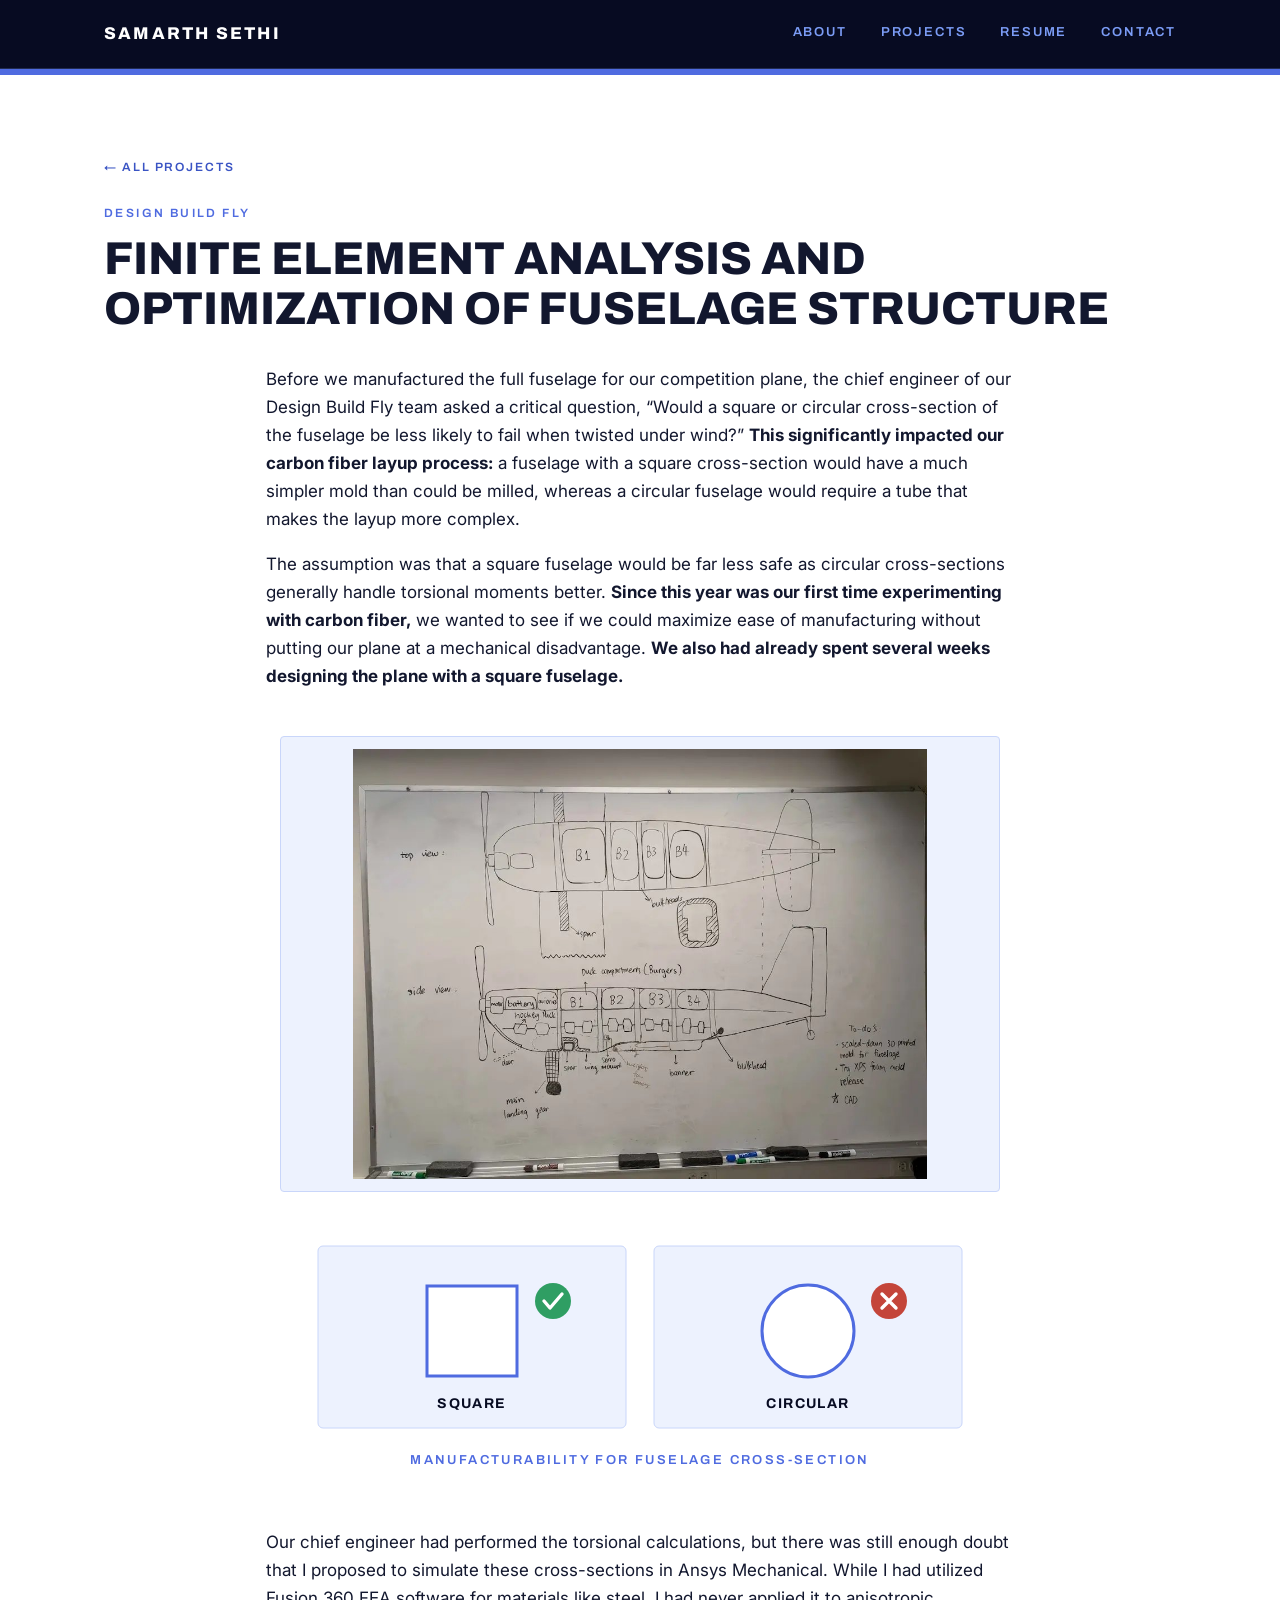
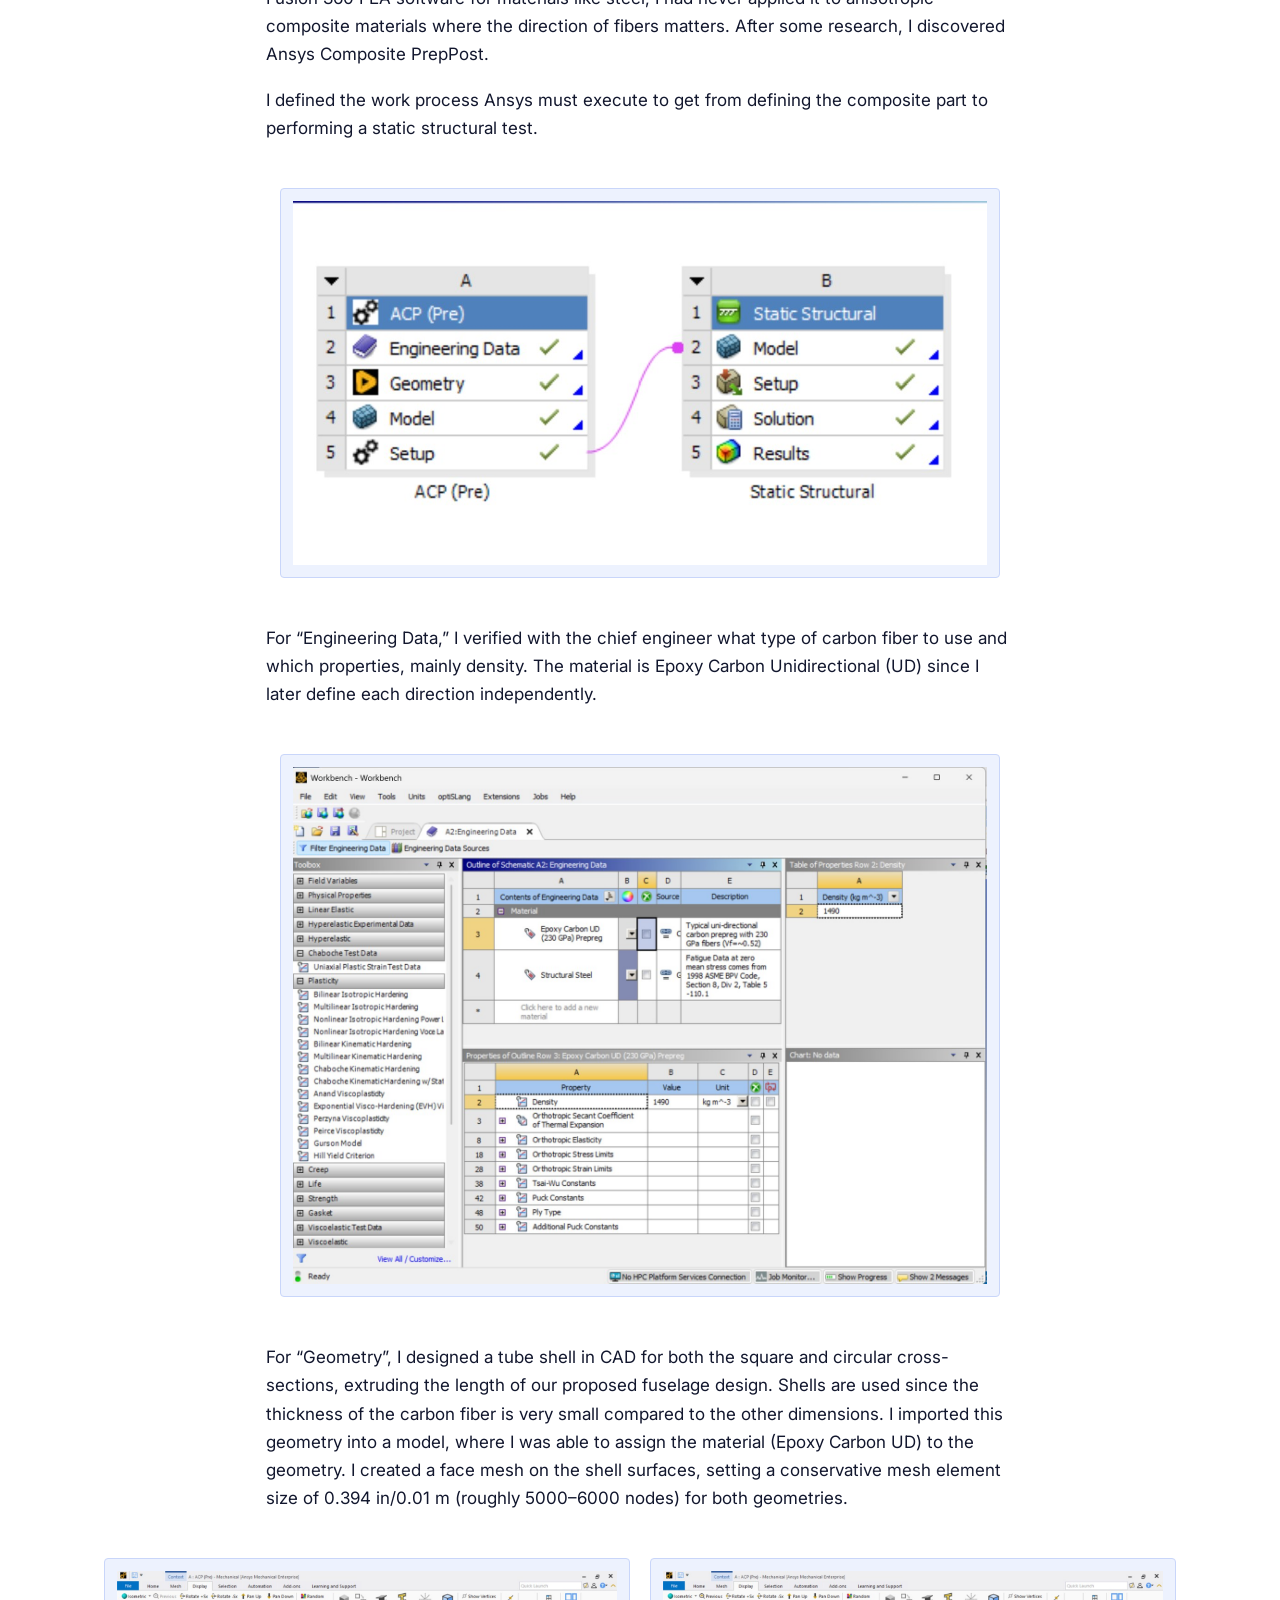
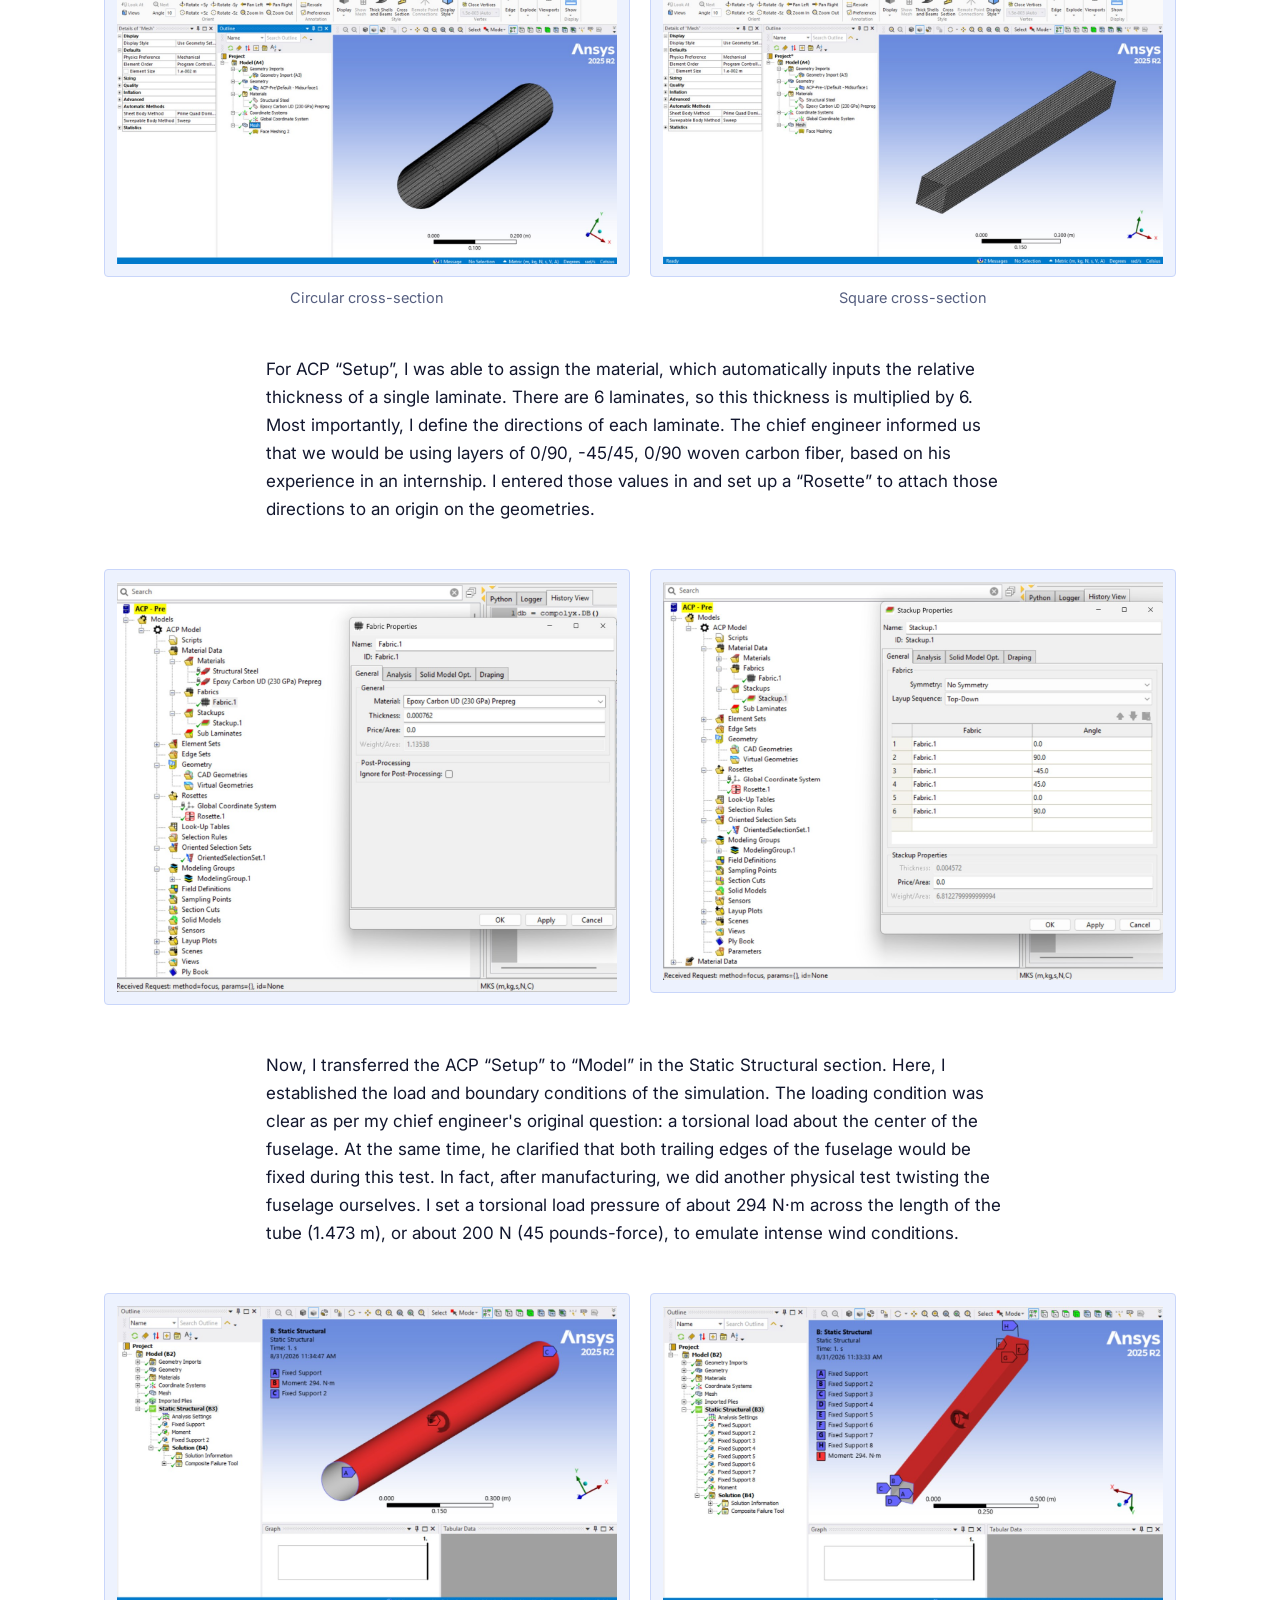
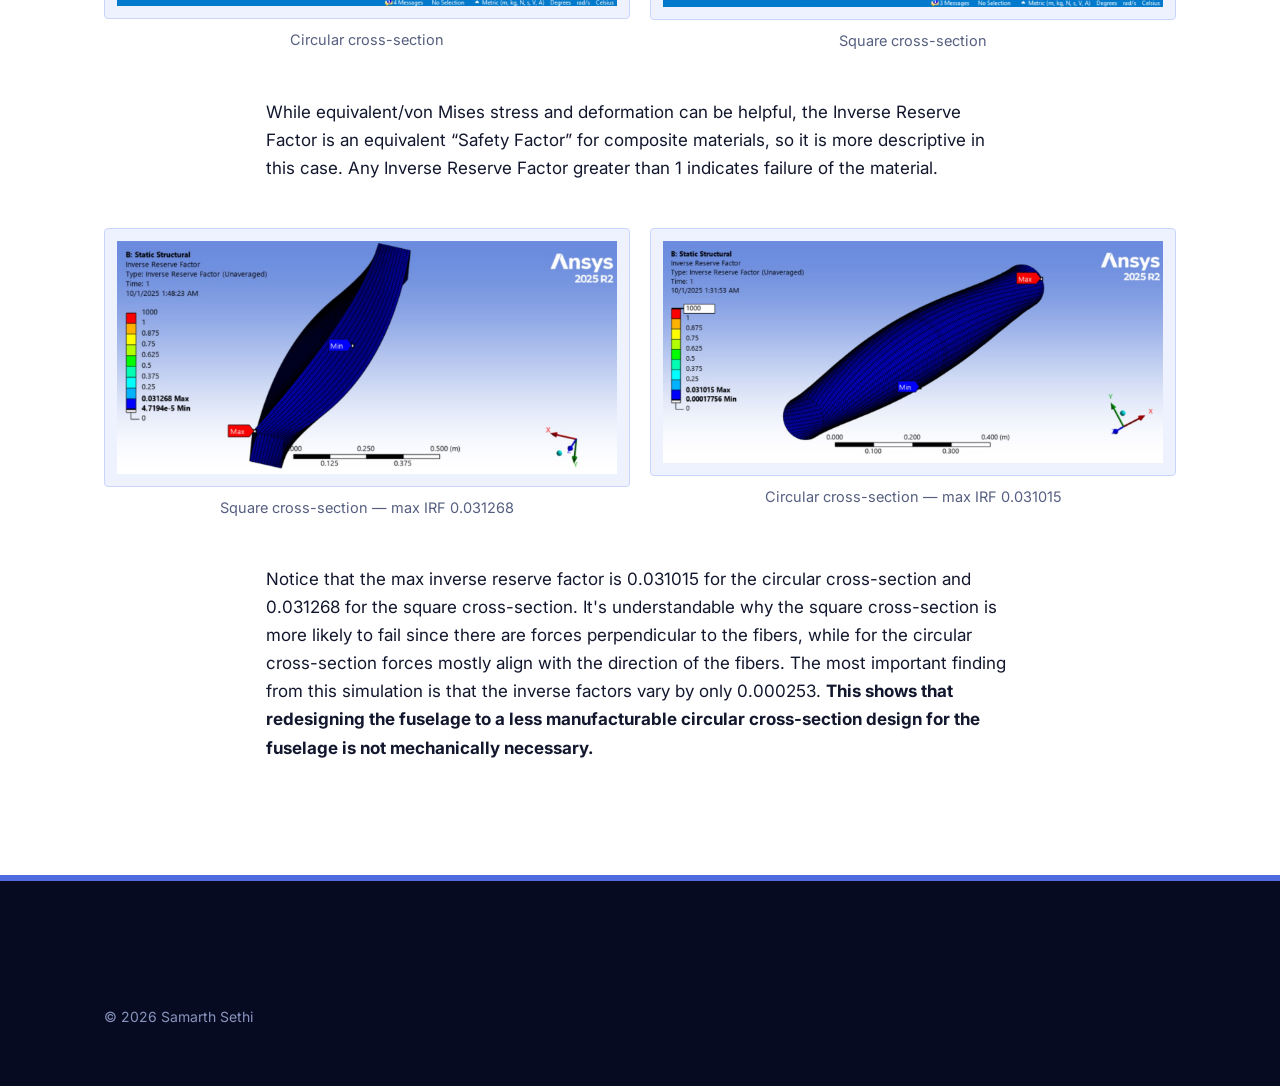
<file: projects/dbf-fuselage-fea.html>
<!DOCTYPE html>
<html lang="en">
<head>
<meta charset="UTF-8">
<meta name="viewport" content="width=device-width, initial-scale=1.0">
<title>Finite Element Analysis and Optimization of Fuselage Structure | Samarth Sethi</title>
<link rel="preconnect" href="https://fonts.googleapis.com">
<link rel="preconnect" href="https://fonts.gstatic.com" crossorigin>
<link href="https://fonts.googleapis.com/css2?family=Archivo:wght@500;600;700;800&family=Inter:wght@400;500;600&display=swap" rel="stylesheet">
<link rel="stylesheet" href="../css/styles.css?v=c7667735">
</head>
<body>

<header class="topbar">
  <div class="topbar-inner">
    <a class="wordmark" href="../index.html">SAMARTH SETHI</a>
    <nav class="nav" aria-label="Main">
      <a href="../index.html#about">About</a>
      <a href="../index.html#projects">Projects</a>
      <a href="../index.html#resume">Resume</a>
      <a href="../index.html#contact">Contact</a>
    </nav>
  </div>
</header>

<div class="rule"></div>

<main class="detail">
  <div class="wrap">
    <a class="back-link" href="../index.html#projects">&larr; All projects</a>
    <p class="detail-org">Design Build Fly</p>
    <h1 class="detail-title">Finite Element Analysis and Optimization of Fuselage Structure</h1>

    <div class="prose">
      <p>Before we manufactured the full fuselage for our competition plane, the chief engineer of our Design Build Fly team asked a critical question, &ldquo;Would a square or circular cross-section of the fuselage be less likely to fail when twisted under wind?&rdquo; <strong>This significantly impacted our carbon fiber layup process:</strong> a fuselage with a square cross-section would have a much simpler mold than could be milled, whereas a circular fuselage would require a tube that makes the layup more complex.</p>
      <p>The assumption was that a square fuselage would be far less safe as circular cross-sections generally handle torsional moments better. <strong>Since this year was our first time experimenting with carbon fiber,</strong> we wanted to see if we could maximize ease of manufacturing without putting our plane at a mechanical disadvantage. <strong>We also had already spent several weeks designing the plane with a square fuselage.</strong></p>
    </div>

    <div class="fig-block fig-solo">
      <div class="fig-frame"><img src="../images/fuselage-fea/design-sketch.jpg" alt="Whiteboard sketch of the competition aircraft laid out with a square fuselage"></div>
    </div>

    <figure class="verdict">
      <svg viewBox="0 0 660 250" xmlns="http://www.w3.org/2000/svg" role="img"
           aria-label="Manufacturability for fuselage cross-section: square marked with a check, circular marked with an X.">
        <!-- square option -->
        <rect x="8" y="8" width="308" height="182" rx="5" fill="#EDF2FE" stroke="#C9D6FA"/>
        <rect x="117" y="48" width="90" height="90" fill="#FFFFFF" stroke="#4F6BE0" stroke-width="3"/>
        <circle cx="243" cy="63" r="18" fill="#2F9E63"/>
        <path d="M234 63 l6 7 12 -14" fill="none" stroke="#FFFFFF" stroke-width="3.4"
              stroke-linecap="round" stroke-linejoin="round"/>
        <text x="162" y="170" text-anchor="middle" fill="#070B22"
              font-family="Archivo, sans-serif" font-size="14" font-weight="700" letter-spacing="1.4">SQUARE</text>

        <!-- circular option -->
        <rect x="344" y="8" width="308" height="182" rx="5" fill="#EDF2FE" stroke="#C9D6FA"/>
        <circle cx="498" cy="93" r="46" fill="#FFFFFF" stroke="#4F6BE0" stroke-width="3"/>
        <circle cx="579" cy="63" r="18" fill="#C4453A"/>
        <path d="M572 56 l14 14 M586 56 l-14 14" fill="none" stroke="#FFFFFF" stroke-width="3.4"
              stroke-linecap="round"/>
        <text x="498" y="170" text-anchor="middle" fill="#070B22"
              font-family="Archivo, sans-serif" font-size="14" font-weight="700" letter-spacing="1.4">CIRCULAR</text>

        <text x="330" y="226" text-anchor="middle" fill="#4F6BE0"
              font-family="Archivo, sans-serif" font-size="13" font-weight="600" letter-spacing="2.4">MANUFACTURABILITY FOR FUSELAGE CROSS-SECTION</text>
      </svg>
    </figure>

    <div class="prose">
      <p>Our chief engineer had performed the torsional calculations, but there was still enough doubt that I proposed to simulate these cross-sections in Ansys Mechanical. While I had utilized Fusion 360 FEA software for materials like steel, I had never applied it to anisotropic composite materials where the direction of fibers matters. After some research, I discovered Ansys Composite PrepPost.</p>
      <p>I defined the work process Ansys must execute to get from defining the composite part to performing a static structural test.</p>
    </div>

    <div class="fig-block fig-solo">
      <div class="fig-frame is-wide"><img src="../images/fuselage-fea/ansys-workflow.jpg" alt="Ansys Workbench project schematic linking ACP (Pre) into a Static Structural analysis"></div>
    </div>

    <div class="prose">
      <p>For &ldquo;Engineering Data,&rdquo; I verified with the chief engineer what type of carbon fiber to use and which properties, mainly density. The material is Epoxy Carbon Unidirectional (UD) since I later define each direction independently.</p>
    </div>

    <div class="fig-block fig-solo">
      <div class="fig-frame is-wide"><img src="../images/fuselage-fea/engineering-data.jpg" alt="Ansys Engineering Data window with the Epoxy Carbon UD material properties defined"></div>
    </div>

    <div class="prose">
      <p>For &ldquo;Geometry&rdquo;, I designed a tube shell in CAD for both the square and circular cross-sections, extruding the length of our proposed fuselage design. Shells are used since the thickness of the carbon fiber is very small compared to the other dimensions. I imported this geometry into a model, where I was able to assign the material (Epoxy Carbon UD) to the geometry. I created a face mesh on the shell surfaces, setting a conservative mesh element size of 0.394&nbsp;in/0.01&nbsp;m (roughly 5000&ndash;6000 nodes) for both geometries.</p>
    </div>

    <div class="fig-block">
      <div class="fig-grid2">
        <figure class="fig-cell">
          <div class="fig-frame is-wide"><img src="../images/fuselage-fea/geometry-circular.jpg" alt="Meshed circular tube shell geometry in Ansys"></div>
          <figcaption class="fig-cap">Circular cross-section</figcaption>
        </figure>
        <figure class="fig-cell">
          <div class="fig-frame is-wide"><img src="../images/fuselage-fea/geometry-square.jpg" alt="Meshed square tube shell geometry in Ansys"></div>
          <figcaption class="fig-cap">Square cross-section</figcaption>
        </figure>
      </div>
    </div>

    <div class="prose">
      <p>For ACP &ldquo;Setup&rdquo;, I was able to assign the material, which automatically inputs the relative thickness of a single laminate. There are 6 laminates, so this thickness is multiplied by 6. Most importantly, I define the directions of each laminate. The chief engineer informed us that we would be using layers of 0/90, -45/45, 0/90 woven carbon fiber, based on his experience in an internship. I entered those values in and set up a &ldquo;Rosette&rdquo; to attach those directions to an origin on the geometries.</p>
    </div>

    <div class="fig-block">
      <div class="fig-grid2">
        <figure class="fig-cell">
          <div class="fig-frame is-wide"><img src="../images/fuselage-fea/acp-fabric.jpg" alt="ACP fabric definition dialog assigning the Epoxy Carbon UD material and ply thickness"></div>
        </figure>
        <figure class="fig-cell">
          <div class="fig-frame is-wide"><img src="../images/fuselage-fea/acp-stackup.jpg" alt="ACP stackup properties listing the six laminate orientations"></div>
        </figure>
      </div>
    </div>

    <div class="prose">
      <p>Now, I transferred the ACP &ldquo;Setup&rdquo; to &ldquo;Model&rdquo; in the Static Structural section. Here, I established the load and boundary conditions of the simulation. The loading condition was clear as per my chief engineer's original question: a torsional load about the center of the fuselage. At the same time, he clarified that both trailing edges of the fuselage would be fixed during this test. In fact, after manufacturing, we did another physical test twisting the fuselage ourselves. I set a torsional load pressure of about 294&nbsp;N&middot;m across the length of the tube (1.473&nbsp;m), or about 200&nbsp;N (45 pounds-force), to emulate intense wind conditions.</p>
    </div>

    <div class="fig-block">
      <div class="fig-grid2">
        <figure class="fig-cell">
          <div class="fig-frame is-wide"><img src="../images/fuselage-fea/load-circular.jpg" alt="Circular tube model with the torsional moment applied and both trailing edges fixed"></div>
          <figcaption class="fig-cap">Circular cross-section</figcaption>
        </figure>
        <figure class="fig-cell">
          <div class="fig-frame is-wide"><img src="../images/fuselage-fea/load-square.jpg" alt="Square tube model with the torsional moment applied and both trailing edges fixed"></div>
          <figcaption class="fig-cap">Square cross-section</figcaption>
        </figure>
      </div>
    </div>

    <div class="prose">
      <p>While equivalent/von Mises stress and deformation can be helpful, the Inverse Reserve Factor is an equivalent &ldquo;Safety Factor&rdquo; for composite materials, so it is more descriptive in this case. Any Inverse Reserve Factor greater than 1 indicates failure of the material.</p>
    </div>

    <div class="fig-block">
      <div class="fig-grid2">
        <figure class="fig-cell">
          <div class="fig-frame is-wide"><img src="../images/fuselage-fea/irf-square.jpg" alt="Inverse Reserve Factor contour plot for the square cross-section, maximum 0.031268"></div>
          <figcaption class="fig-cap">Square cross-section &mdash; max IRF 0.031268</figcaption>
        </figure>
        <figure class="fig-cell">
          <div class="fig-frame is-wide"><img src="../images/fuselage-fea/irf-circular.jpg" alt="Inverse Reserve Factor contour plot for the circular cross-section, maximum 0.031015"></div>
          <figcaption class="fig-cap">Circular cross-section &mdash; max IRF 0.031015</figcaption>
        </figure>
      </div>
    </div>

    <div class="prose">
      <p>Notice that the max inverse reserve factor is 0.031015 for the circular cross-section and 0.031268 for the square cross-section. It's understandable why the square cross-section is more likely to fail since there are forces perpendicular to the fibers, while for the circular cross-section forces mostly align with the direction of the fibers. The most important finding from this simulation is that the inverse factors vary by only 0.000253. <strong>This shows that redesigning the fuselage to a less manufacturable circular cross-section design for the fuselage is not mechanically necessary.</strong></p>
    </div>

  </div>
</main>

<footer class="footer">
  <div class="wrap">
    <p class="copyright">&copy; 2026 Samarth Sethi</p>
  </div>
</footer>

</body>
</html>
</file>
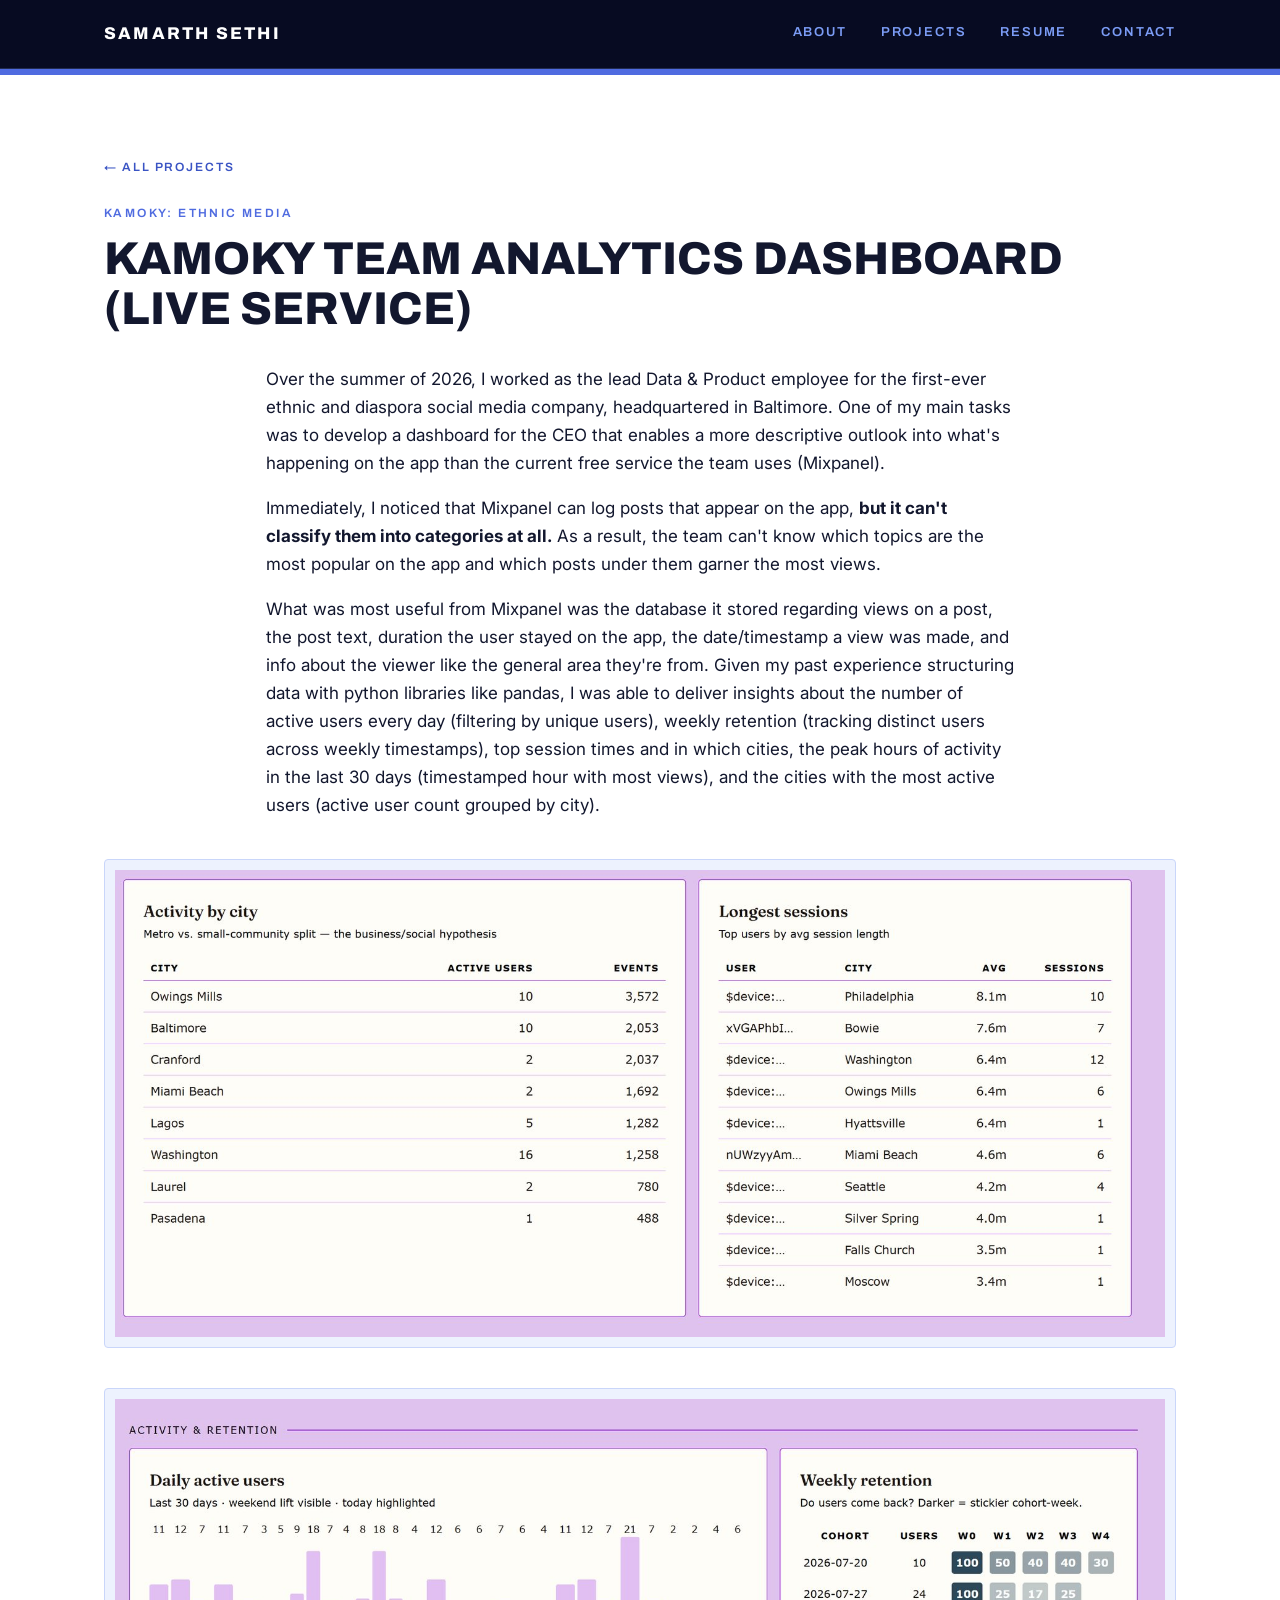
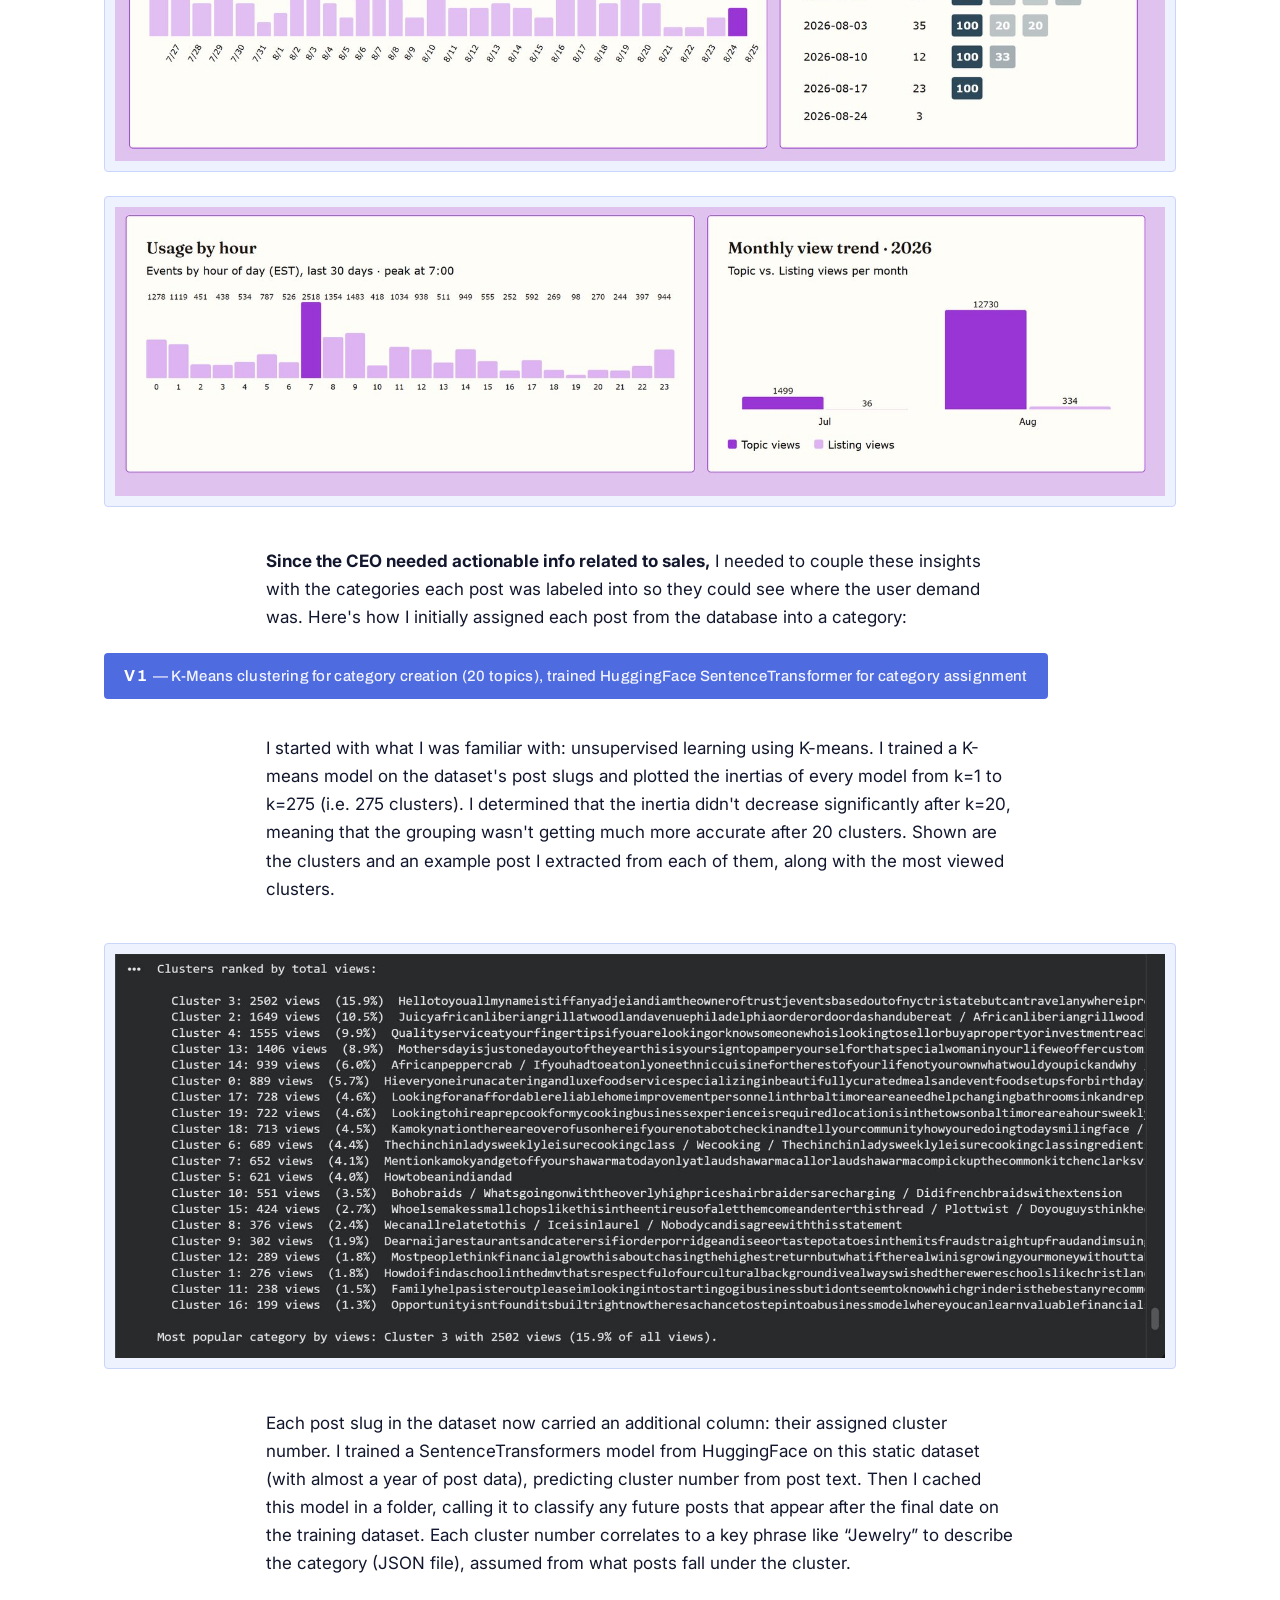
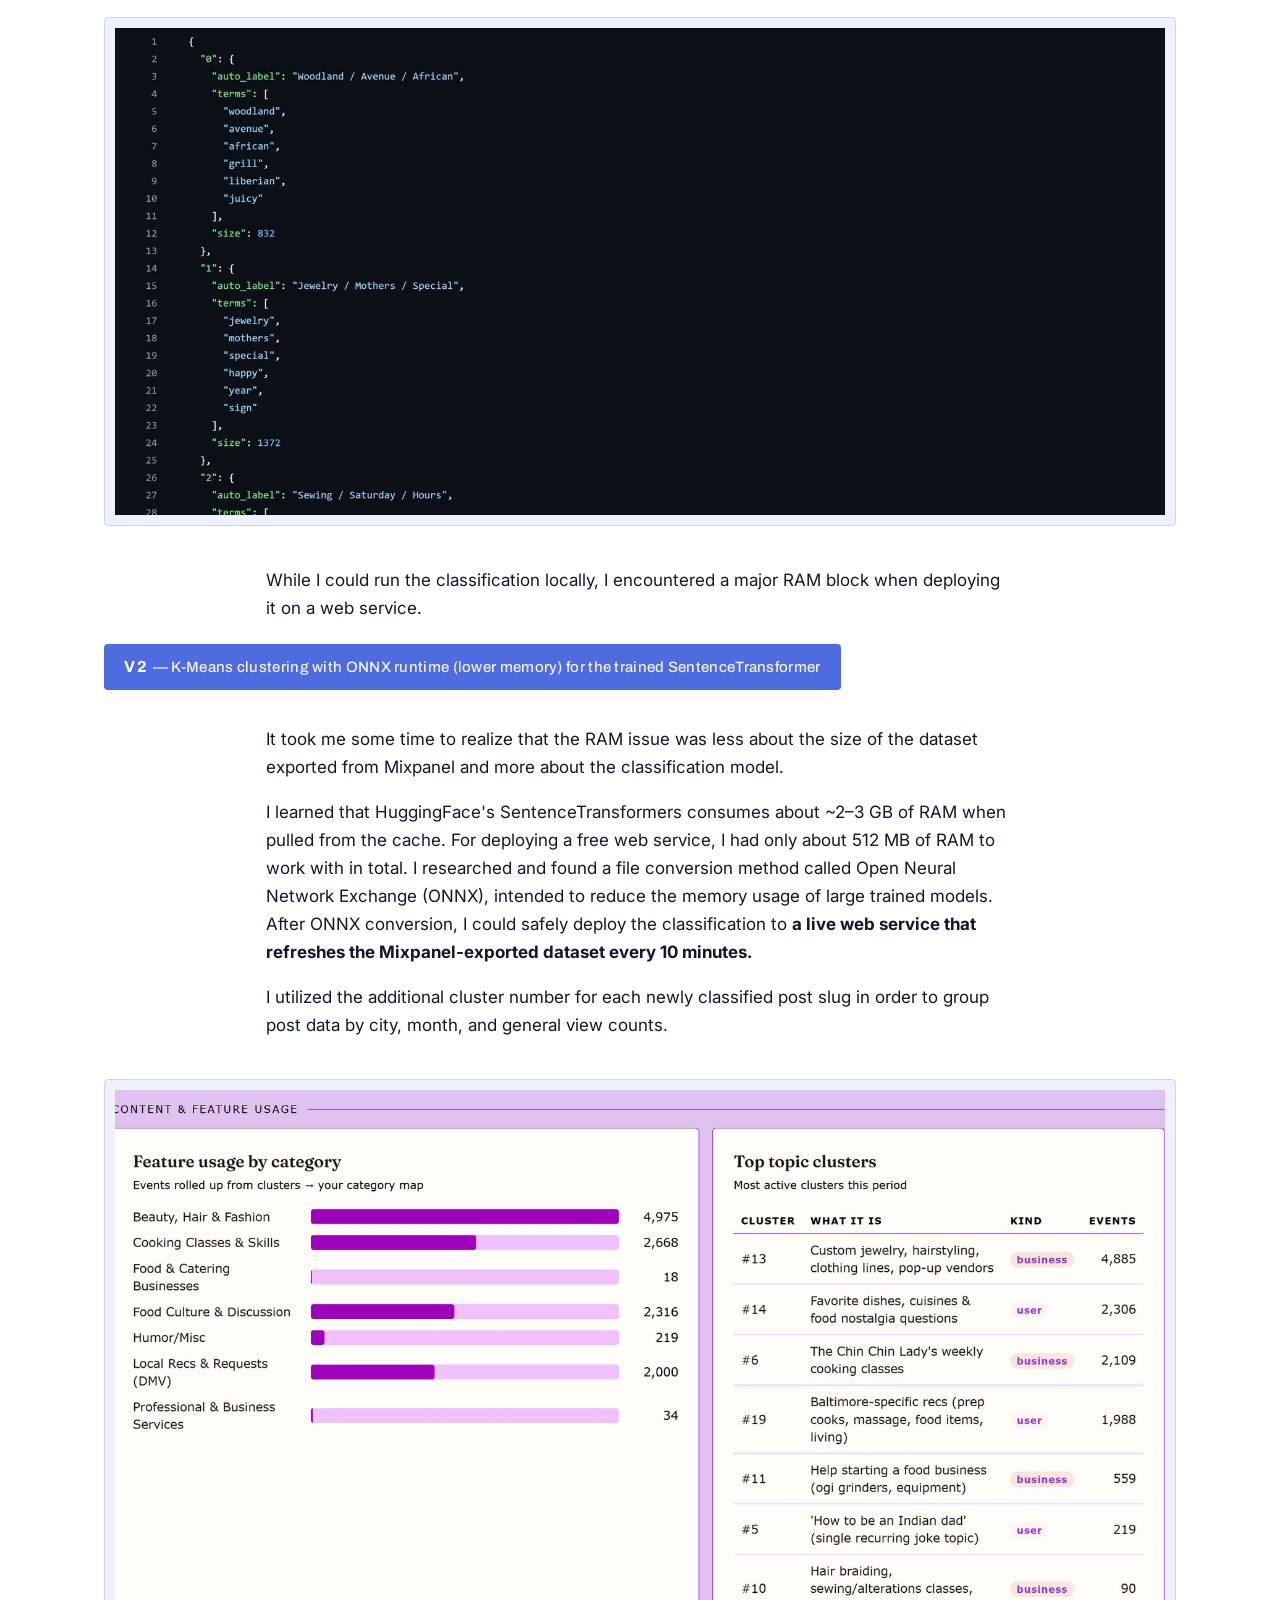
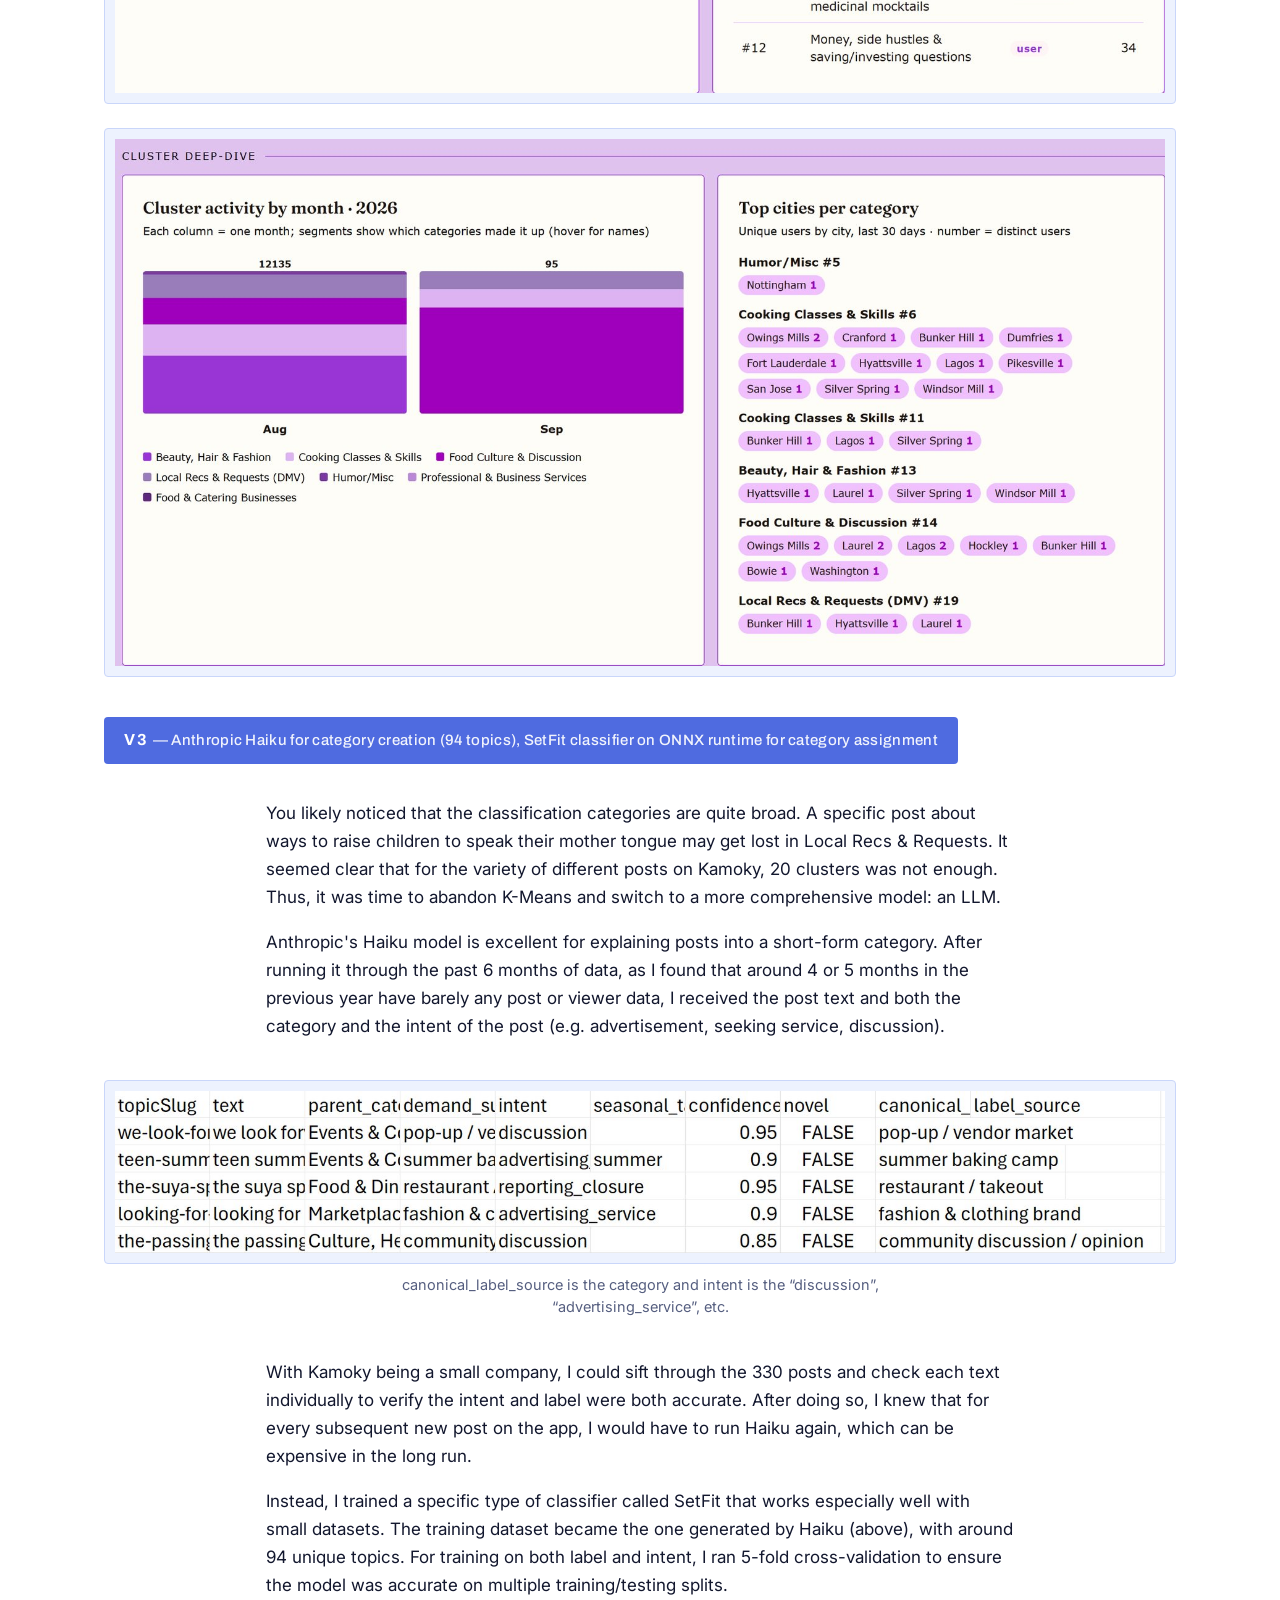
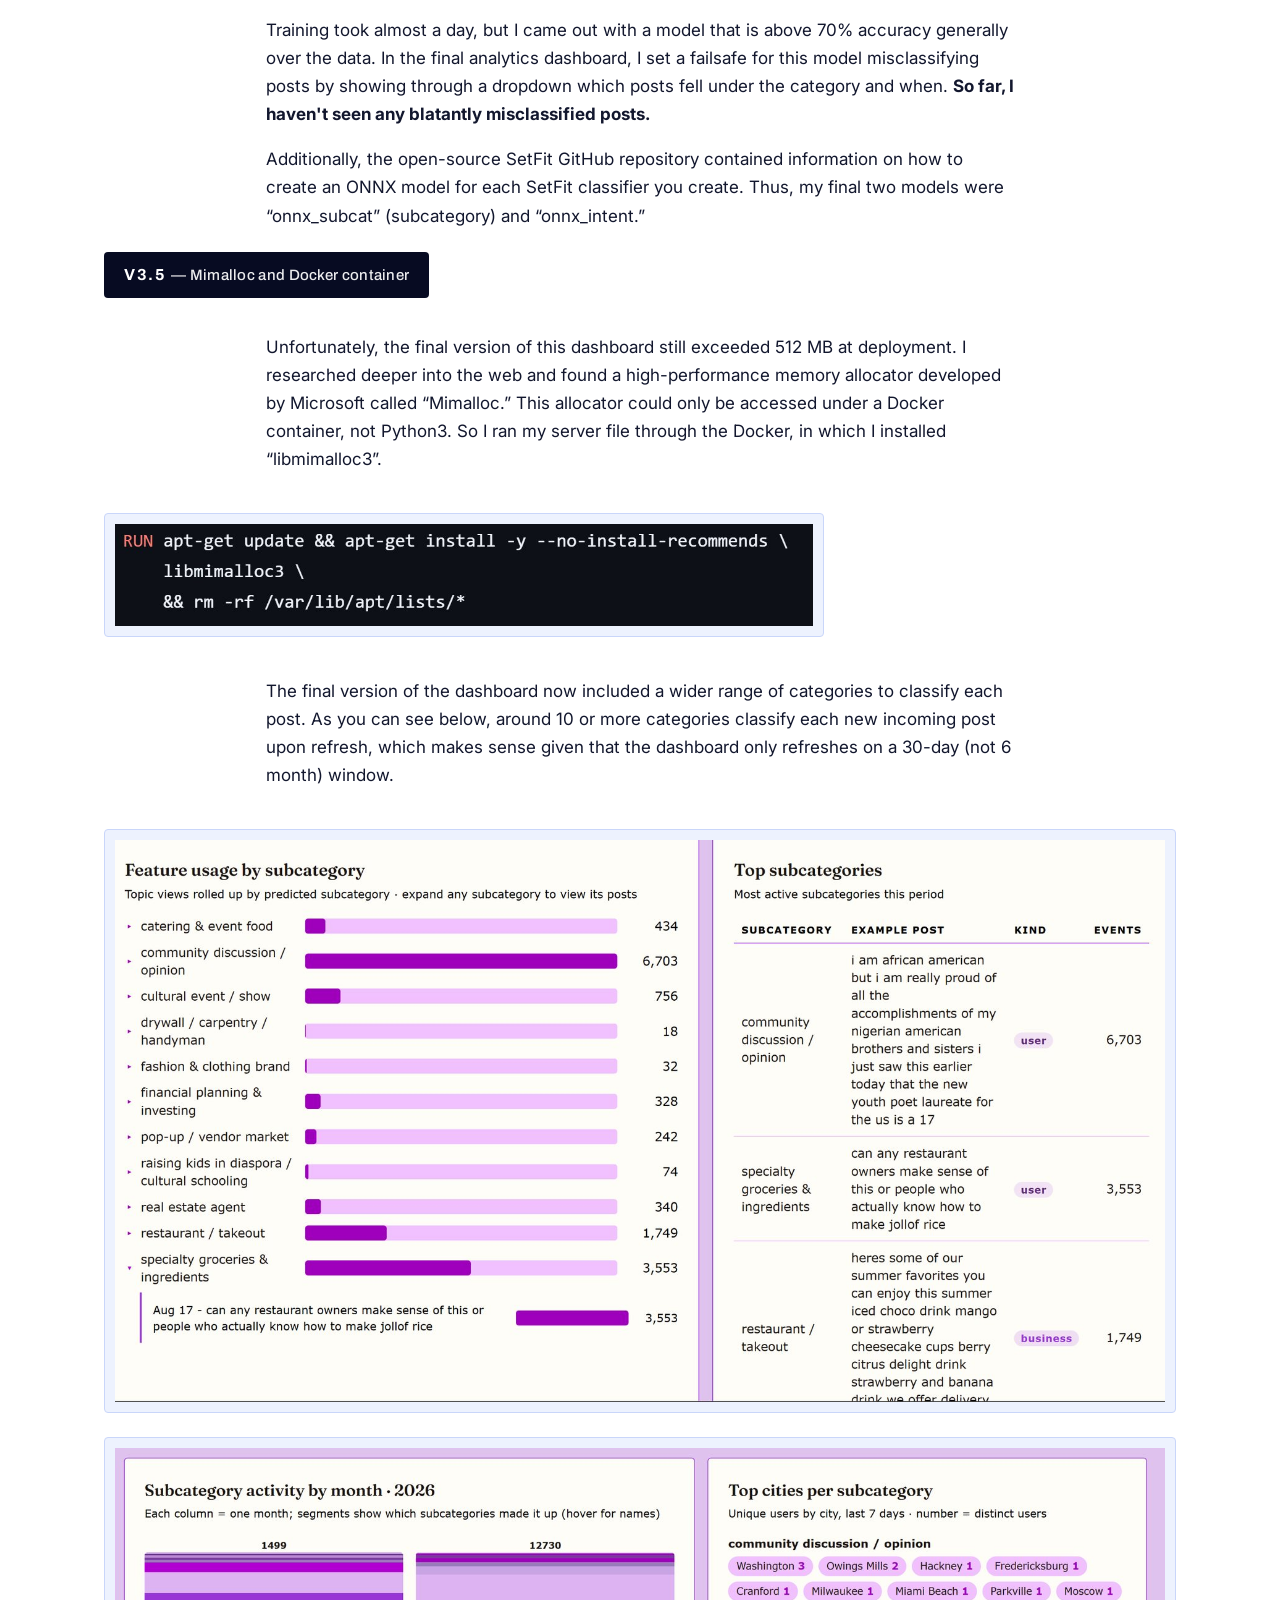
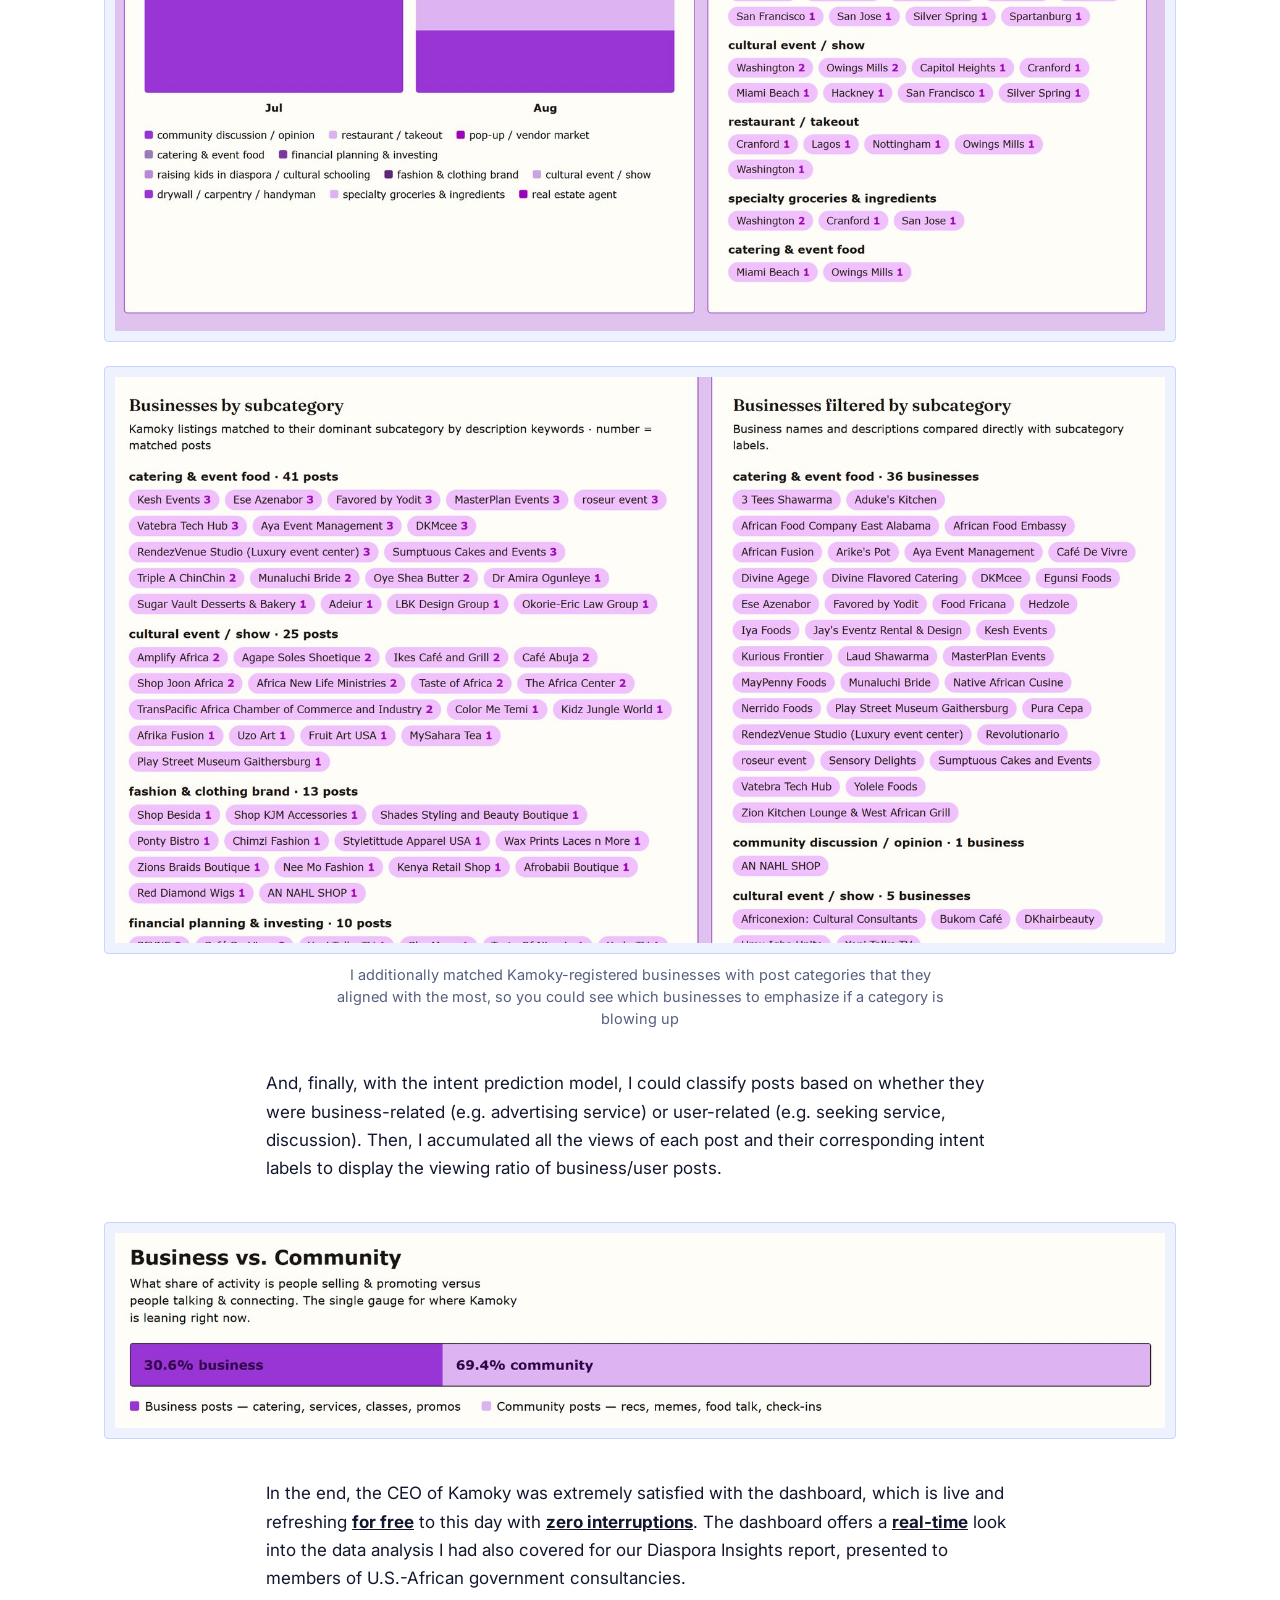
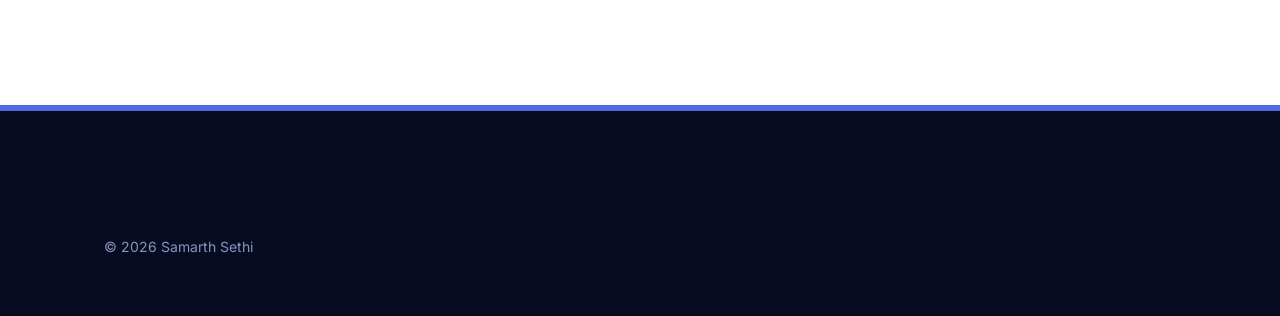
<file: projects/kamoky-analytics-dashboards.html>
<!DOCTYPE html>
<html lang="en">
<head>
<meta charset="UTF-8">
<meta name="viewport" content="width=device-width, initial-scale=1.0">
<title>Kamoky Team Analytics Dashboard (Live Service) | Samarth Sethi</title>
<link rel="preconnect" href="https://fonts.googleapis.com">
<link rel="preconnect" href="https://fonts.gstatic.com" crossorigin>
<link href="https://fonts.googleapis.com/css2?family=Archivo:wght@500;600;700;800&family=Inter:wght@400;500;600&display=swap" rel="stylesheet">
<link rel="stylesheet" href="../css/styles.css?v=c7667735">
</head>
<body>

<header class="topbar">
  <div class="topbar-inner">
    <a class="wordmark" href="../index.html">SAMARTH SETHI</a>
    <nav class="nav" aria-label="Main">
      <a href="../index.html#about">About</a>
      <a href="../index.html#projects">Projects</a>
      <a href="../index.html#resume">Resume</a>
      <a href="../index.html#contact">Contact</a>
    </nav>
  </div>
</header>

<div class="rule"></div>

<main class="detail">
  <div class="wrap">
    <a class="back-link" href="../index.html#projects">&larr; All projects</a>
    <p class="detail-org">Kamoky: Ethnic Media</p>
    <h1 class="detail-title">Kamoky Team Analytics Dashboard (Live Service)</h1>

    <div class="prose">
      <p>Over the summer of 2026, I worked as the lead Data &amp; Product employee for the first-ever ethnic and diaspora social media company, headquartered in Baltimore. One of my main tasks was to develop a dashboard for the CEO that enables a more descriptive outlook into what's happening on the app than the current free service the team uses (Mixpanel).</p>
      <p>Immediately, I noticed that Mixpanel can log posts that appear on the app, <strong>but it can't classify them into categories at all.</strong> As a result, the team can't know which topics are the most popular on the app and which posts under them garner the most views.</p>
      <p>What was most useful from Mixpanel was the database it stored regarding views on a post, the post text, duration the user stayed on the app, the date/timestamp a view was made, and info about the viewer like the general area they're from. Given my past experience structuring data with python libraries like pandas, I was able to deliver insights about the number of active users every day (filtering by unique users), weekly retention (tracking distinct users across weekly timestamps), top session times and in which cities, the peak hours of activity in the last 30 days (timestamped hour with most views), and the cities with the most active users (active user count grouped by city).</p>
    </div>

    <div class="fig-block fig-dashboard">
      <a class="fig-zoom" href="../images/kamoky-dashboards/city-sessions.jpg" target="_blank" rel="noopener">
        <div class="fig-frame"><img src="../images/kamoky-dashboards/city-sessions.jpg" alt="Dashboard panels showing active users by city and the longest user sessions"></div>
      </a>
    </div>

    <div class="fig-block fig-dashboard">
      <div class="fig-grid2">
        <figure class="fig-cell">
          <a class="fig-zoom" href="../images/kamoky-dashboards/activity-retention.jpg" target="_blank" rel="noopener">
            <div class="fig-frame"><img src="../images/kamoky-dashboards/activity-retention.jpg" alt="Daily active users bar chart alongside a weekly retention cohort table"></div>
          </a>
        </figure>
        <figure class="fig-cell">
          <a class="fig-zoom" href="../images/kamoky-dashboards/usage-hour-trend.jpg" target="_blank" rel="noopener">
            <div class="fig-frame"><img src="../images/kamoky-dashboards/usage-hour-trend.jpg" alt="Usage by hour of day chart next to a monthly view trend comparison"></div>
          </a>
        </figure>
      </div>
    </div>

    <div class="prose">
      <p><strong>Since the CEO needed actionable info related to sales,</strong> I needed to couple these insights with the categories each post was labeled into so they could see where the user demand was. Here's how I initially assigned each post from the database into a category:</p>
    </div>

    <p class="version-tag">V1 <span class="vt-note">&mdash; K-Means clustering for category creation (20 topics), trained HuggingFace SentenceTransformer for category assignment</span></p>

    <div class="prose">
      <p>I started with what I was familiar with: unsupervised learning using K-means. I trained a K-means model on the dataset's post slugs and plotted the inertias of every model from k=1 to k=275 (i.e. 275 clusters). I determined that the inertia didn't decrease significantly after k=20, meaning that the grouping wasn't getting much more accurate after 20 clusters. Shown are the clusters and an example post I extracted from each of them, along with the most viewed clusters.</p>
    </div>

    <div class="fig-block fig-dashboard">
      <a class="fig-zoom" href="../images/kamoky-dashboards/kmeans-clusters.jpg" target="_blank" rel="noopener">
        <div class="fig-frame"><img src="../images/kamoky-dashboards/kmeans-clusters.jpg" alt="Terminal output listing the twenty K-means clusters with an example post from each"></div>
      </a>
    </div>

    <div class="prose">
      <p>Each post slug in the dataset now carried an additional column: their assigned cluster number. I trained a SentenceTransformers model from HuggingFace on this static dataset (with almost a year of post data), predicting cluster number from post text. Then I cached this model in a folder, calling it to classify any future posts that appear after the final date on the training dataset. Each cluster number correlates to a key phrase like &ldquo;Jewelry&rdquo; to describe the category (JSON file), assumed from what posts fall under the cluster.</p>
    </div>

    <div class="fig-block fig-dashboard">
      <a class="fig-zoom" href="../images/kamoky-dashboards/cluster-json-a.jpg" target="_blank" rel="noopener">
        <div class="fig-frame"><img src="../images/kamoky-dashboards/cluster-json-a.jpg" alt="JSON file mapping cluster numbers to descriptive category key phrases"></div>
      </a>
    </div>

    <div class="prose">
      <p>While I could run the classification locally, I encountered a major RAM block when deploying it on a web service.</p>
    </div>

    <p class="version-tag">V2 <span class="vt-note">&mdash; K-Means clustering with ONNX runtime (lower memory) for the trained SentenceTransformer</span></p>

    <div class="prose">
      <p>It took me some time to realize that the RAM issue was less about the size of the dataset exported from Mixpanel and more about the classification model.</p>
      <p>I learned that HuggingFace's SentenceTransformers consumes about ~2&ndash;3&nbsp;GB of RAM when pulled from the cache. For deploying a free web service, I had only about 512&nbsp;MB of RAM to work with in total. I researched and found a file conversion method called Open Neural Network Exchange (ONNX), intended to reduce the memory usage of large trained models. After ONNX conversion, I could safely deploy the classification to <strong>a live web service that refreshes the Mixpanel-exported dataset every 10 minutes.</strong></p>
      <p>I utilized the additional cluster number for each newly classified post slug in order to group post data by city, month, and general view counts.</p>
    </div>

    <div class="fig-block fig-dashboard">
      <div class="fig-grid2">
        <figure class="fig-cell">
          <a class="fig-zoom" href="../images/kamoky-dashboards/v2-feature-usage.jpg" target="_blank" rel="noopener">
            <div class="fig-frame"><img src="../images/kamoky-dashboards/v2-feature-usage.jpg" alt="Feature usage by category chart beside a ranked list of the top clusters"></div>
          </a>
        </figure>
        <figure class="fig-cell">
          <a class="fig-zoom" href="../images/kamoky-dashboards/v2-cluster-month.jpg" target="_blank" rel="noopener">
            <div class="fig-frame"><img src="../images/kamoky-dashboards/v2-cluster-month.jpg" alt="Cluster activity by month alongside the top cities for each category"></div>
          </a>
        </figure>
      </div>
    </div>

    <p class="version-tag">V3 <span class="vt-note">&mdash; Anthropic Haiku for category creation (94 topics), SetFit classifier on ONNX runtime for category assignment</span></p>

    <div class="prose">
      <p>You likely noticed that the classification categories are quite broad. A specific post about ways to raise children to speak their mother tongue may get lost in Local Recs &amp; Requests. It seemed clear that for the variety of different posts on Kamoky, 20 clusters was not enough. Thus, it was time to abandon K-Means and switch to a more comprehensive model: an LLM.</p>
      <p>Anthropic's Haiku model is excellent for explaining posts into a short-form category. After running it through the past 6 months of data, as I found that around 4 or 5 months in the previous year have barely any post or viewer data, I received the post text and both the category and the intent of the post (e.g. advertisement, seeking service, discussion).</p>
    </div>

    <div class="fig-block fig-dashboard">
      <figure class="fig-cell">
        <a class="fig-zoom" href="../images/kamoky-dashboards/haiku-labels.jpg" target="_blank" rel="noopener">
          <div class="fig-frame"><img src="../images/kamoky-dashboards/haiku-labels.jpg" alt="Table of post slugs with the category and intent labels returned by Haiku"></div>
        </a>
        <figcaption class="fig-cap">canonical_label_source is the category and intent is the &ldquo;discussion&rdquo;, &ldquo;advertising_service&rdquo;, etc.</figcaption>
      </figure>
    </div>

    <div class="prose">
      <p>With Kamoky being a small company, I could sift through the 330 posts and check each text individually to verify the intent and label were both accurate. After doing so, I knew that for every subsequent new post on the app, I would have to run Haiku again, which can be expensive in the long run.</p>
      <p>Instead, I trained a specific type of classifier called SetFit that works especially well with small datasets. The training dataset became the one generated by Haiku (above), with around 94 unique topics. For training on both label and intent, I ran 5-fold cross-validation to ensure the model was accurate on multiple training/testing splits.</p>
      <p>Training took almost a day, but I came out with a model that is above 70% accuracy generally over the data. In the final analytics dashboard, I set a failsafe for this model misclassifying posts by showing through a dropdown which posts fell under the category and when. <strong>So far, I haven't seen any blatantly misclassified posts.</strong></p>
      <p>Additionally, the open-source SetFit GitHub repository contained information on how to create an ONNX model for each SetFit classifier you create. Thus, my final two models were &ldquo;onnx_subcat&rdquo; (subcategory) and &ldquo;onnx_intent.&rdquo;</p>
    </div>

    <p class="version-tag is-final">V3.5 <span class="vt-note">&mdash; Mimalloc and Docker container</span></p>

    <div class="prose">
      <p>Unfortunately, the final version of this dashboard still exceeded 512&nbsp;MB at deployment. I researched deeper into the web and found a high-performance memory allocator developed by Microsoft called &ldquo;Mimalloc.&rdquo; This allocator could only be accessed under a Docker container, not Python3. So I ran my server file through the Docker, in which I installed &ldquo;libmimalloc3&rdquo;.</p>
    </div>

    <div class="fig-block fig-dashboard fig-solo">
      <a class="fig-zoom" href="../images/kamoky-dashboards/docker-mimalloc.jpg" target="_blank" rel="noopener">
        <div class="fig-frame"><img src="../images/kamoky-dashboards/docker-mimalloc.jpg" alt="Dockerfile RUN instruction installing libmimalloc3"></div>
      </a>
    </div>

    <div class="prose">
      <p>The final version of the dashboard now included a wider range of categories to classify each post. As you can see below, around 10 or more categories classify each new incoming post upon refresh, which makes sense given that the dashboard only refreshes on a 30-day (not 6 month) window.</p>
    </div>

    <div class="fig-block fig-dashboard">
      <div class="fig-grid2">
        <figure class="fig-cell">
          <a class="fig-zoom" href="../images/kamoky-dashboards/final-feature-usage.jpg" target="_blank" rel="noopener">
            <div class="fig-frame"><img src="../images/kamoky-dashboards/final-feature-usage.jpg" alt="Final dashboard feature usage by subcategory with example posts per subcategory"></div>
          </a>
        </figure>
        <figure class="fig-cell">
          <a class="fig-zoom" href="../images/kamoky-dashboards/final-subcategory-month.jpg" target="_blank" rel="noopener">
            <div class="fig-frame"><img src="../images/kamoky-dashboards/final-subcategory-month.jpg" alt="Subcategory activity by month beside the top cities per subcategory"></div>
          </a>
        </figure>
      </div>
      <div class="fig-remainder">
        <figure class="fig-cell">
          <a class="fig-zoom" href="../images/kamoky-dashboards/business-matching.jpg" target="_blank" rel="noopener">
            <div class="fig-frame"><img src="../images/kamoky-dashboards/business-matching.jpg" alt="Registered businesses grouped by subcategory and filtered by matching subcategory"></div>
          </a>
          <figcaption class="fig-cap">I additionally matched Kamoky-registered businesses with post categories that they aligned with the most, so you could see which businesses to emphasize if a category is blowing up</figcaption>
        </figure>
      </div>
    </div>

    <div class="prose">
      <p>And, finally, with the intent prediction model, I could classify posts based on whether they were business-related (e.g. advertising service) or user-related (e.g. seeking service, discussion). Then, I accumulated all the views of each post and their corresponding intent labels to display the viewing ratio of business/user posts.</p>
    </div>

    <div class="fig-block fig-dashboard">
      <a class="fig-zoom" href="../images/kamoky-dashboards/business-vs-community.jpg" target="_blank" rel="noopener">
        <div class="fig-frame"><img src="../images/kamoky-dashboards/business-vs-community.jpg" alt="Business versus community split bar showing the share of business posts against community posts"></div>
      </a>
    </div>

    <div class="prose">
      <p>In the end, the CEO of Kamoky was extremely satisfied with the dashboard, which is live and refreshing <strong><u>for free</u></strong> to this day with <strong><u>zero interruptions</u></strong>. The dashboard offers a <strong><u>real-time</u></strong> look into the data analysis I had also covered for our Diaspora Insights report, presented to members of U.S.-African government consultancies.</p>
    </div>

  </div>
</main>

<footer class="footer">
  <div class="wrap">
    <p class="copyright">&copy; 2026 Samarth Sethi</p>
  </div>
</footer>

</body>
</html>
</file>
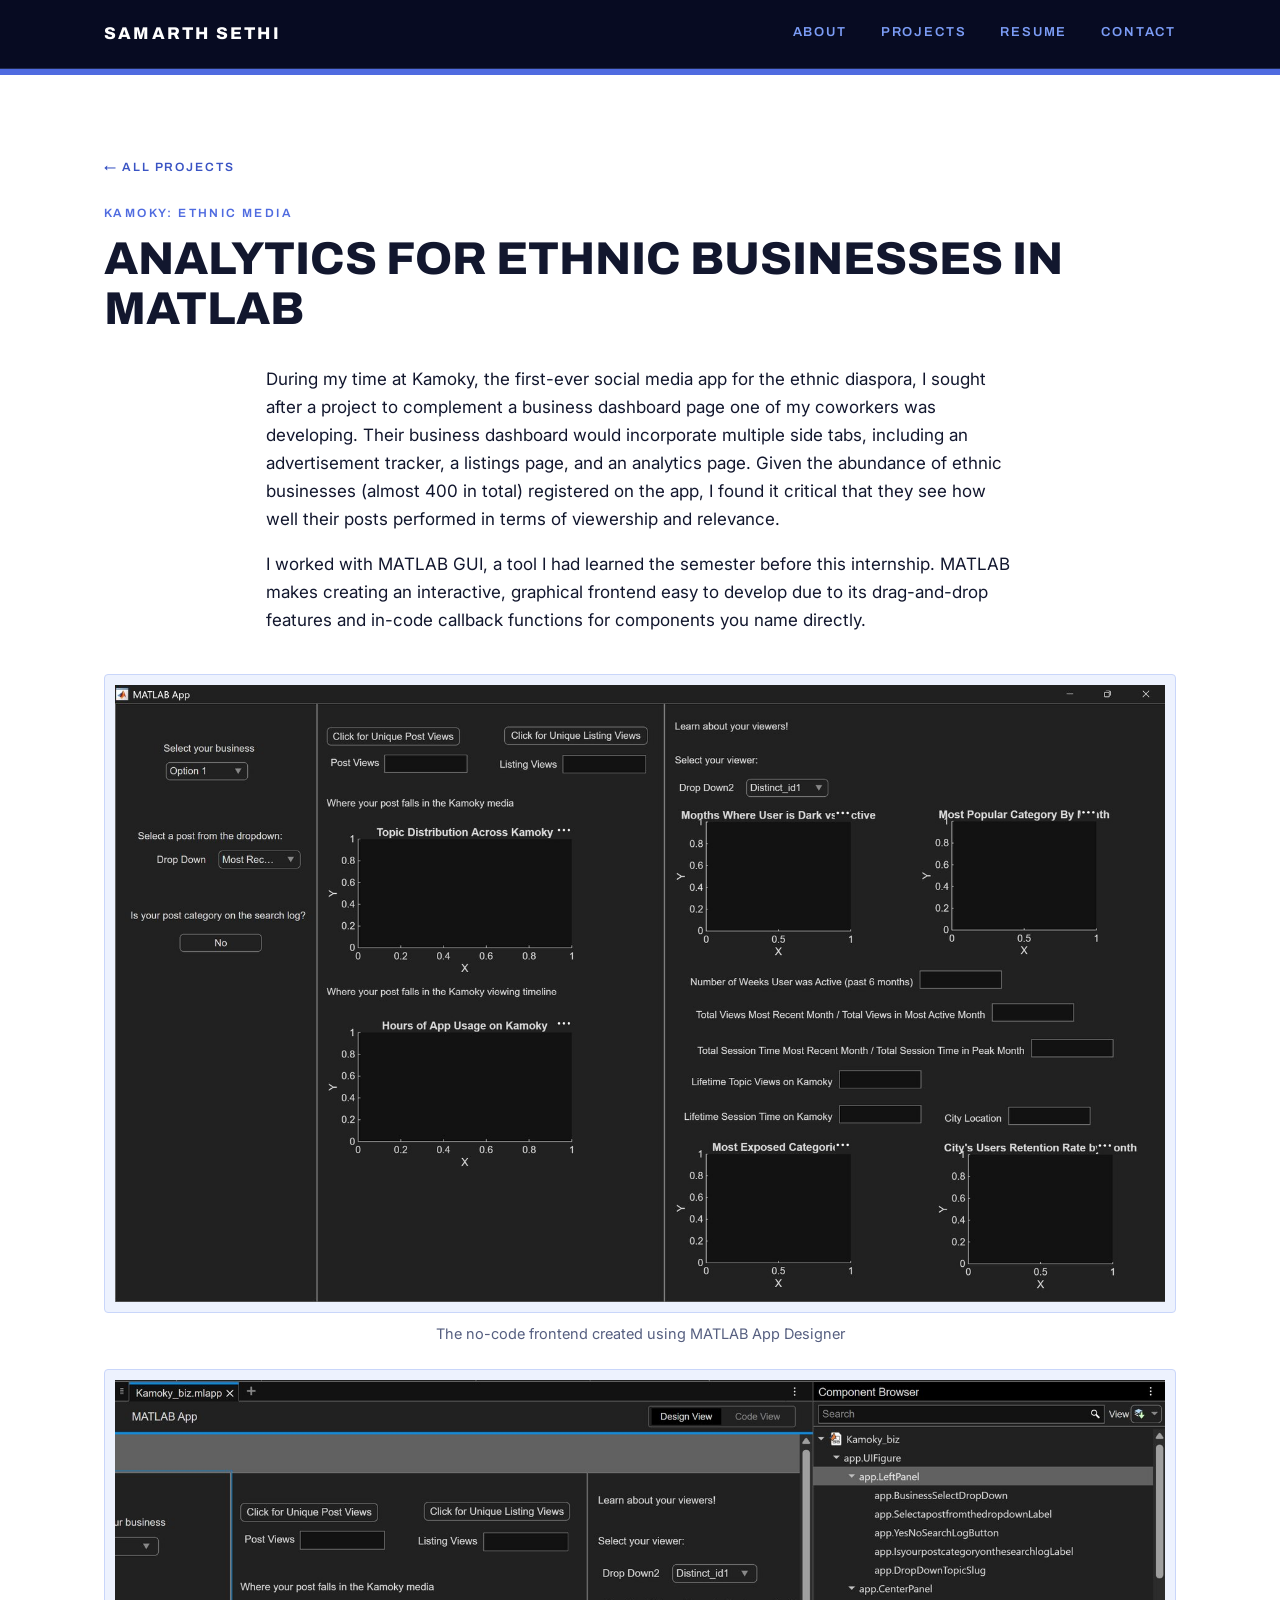
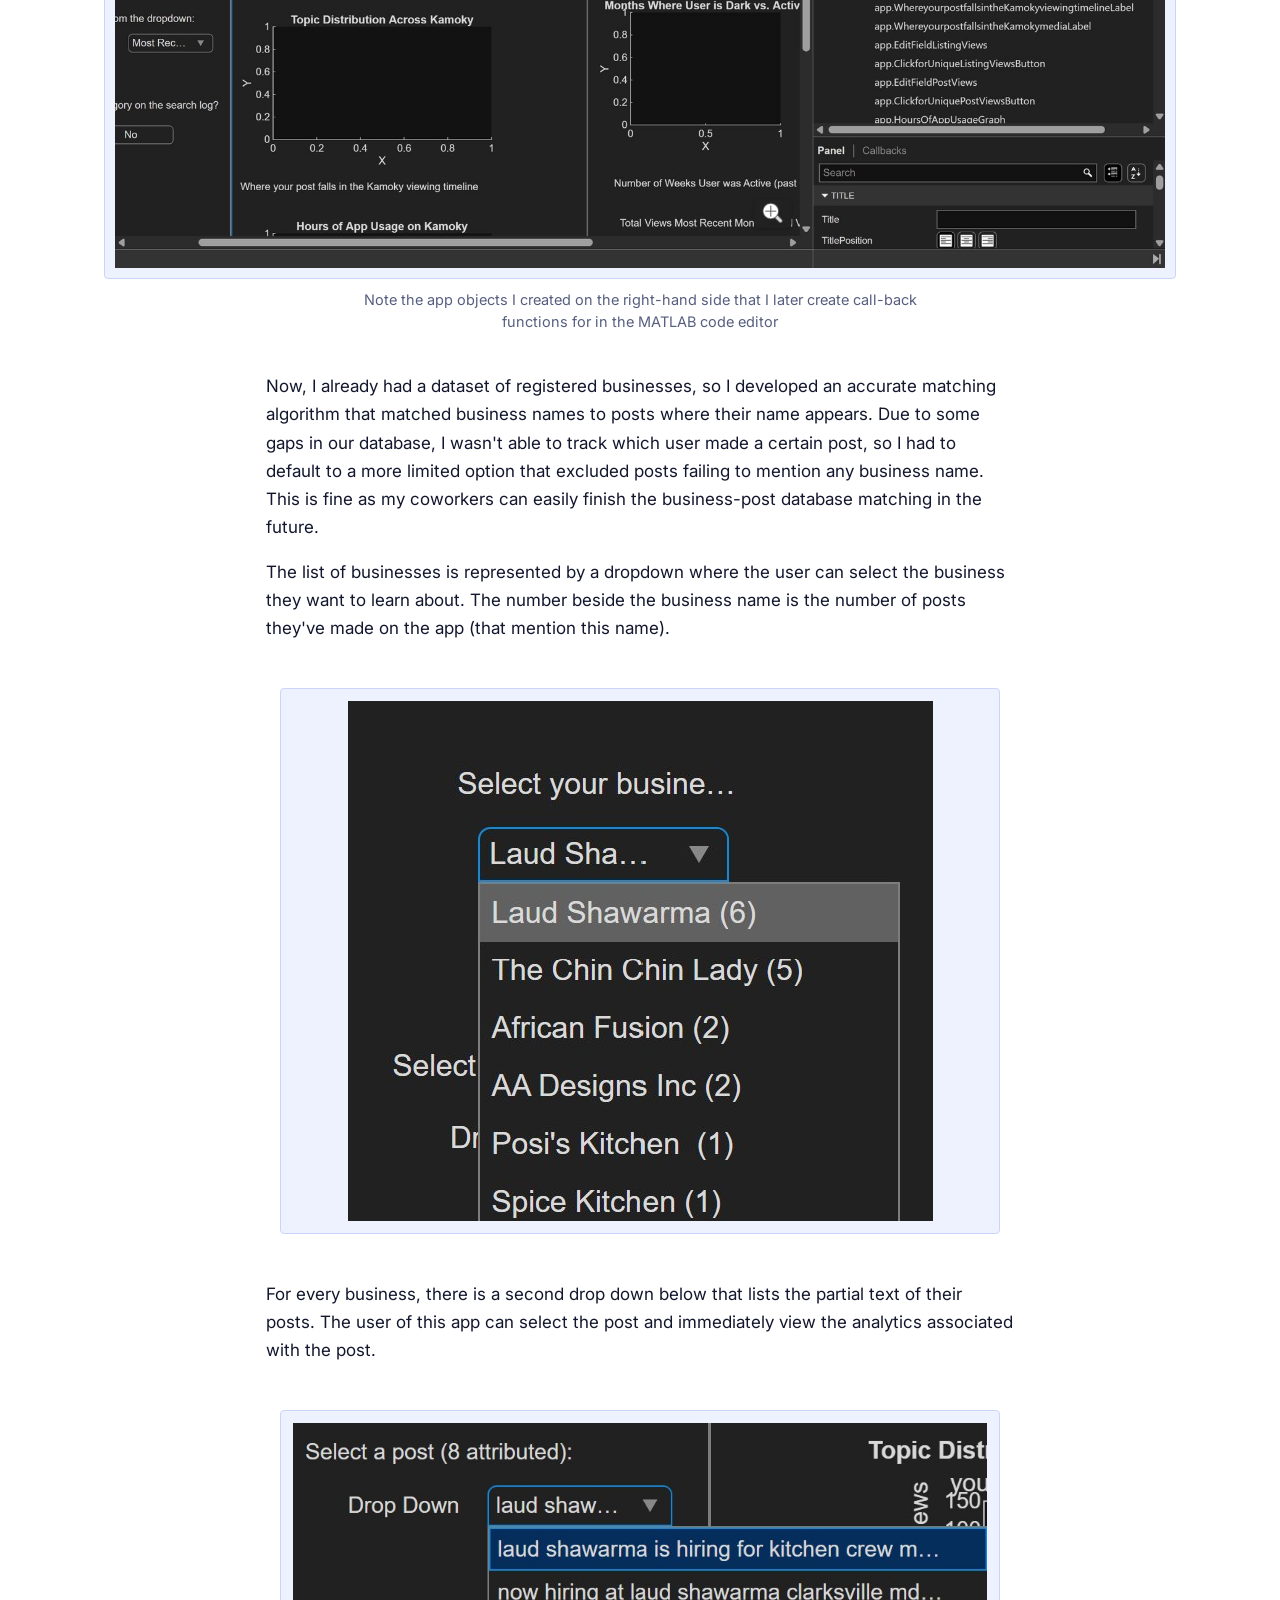
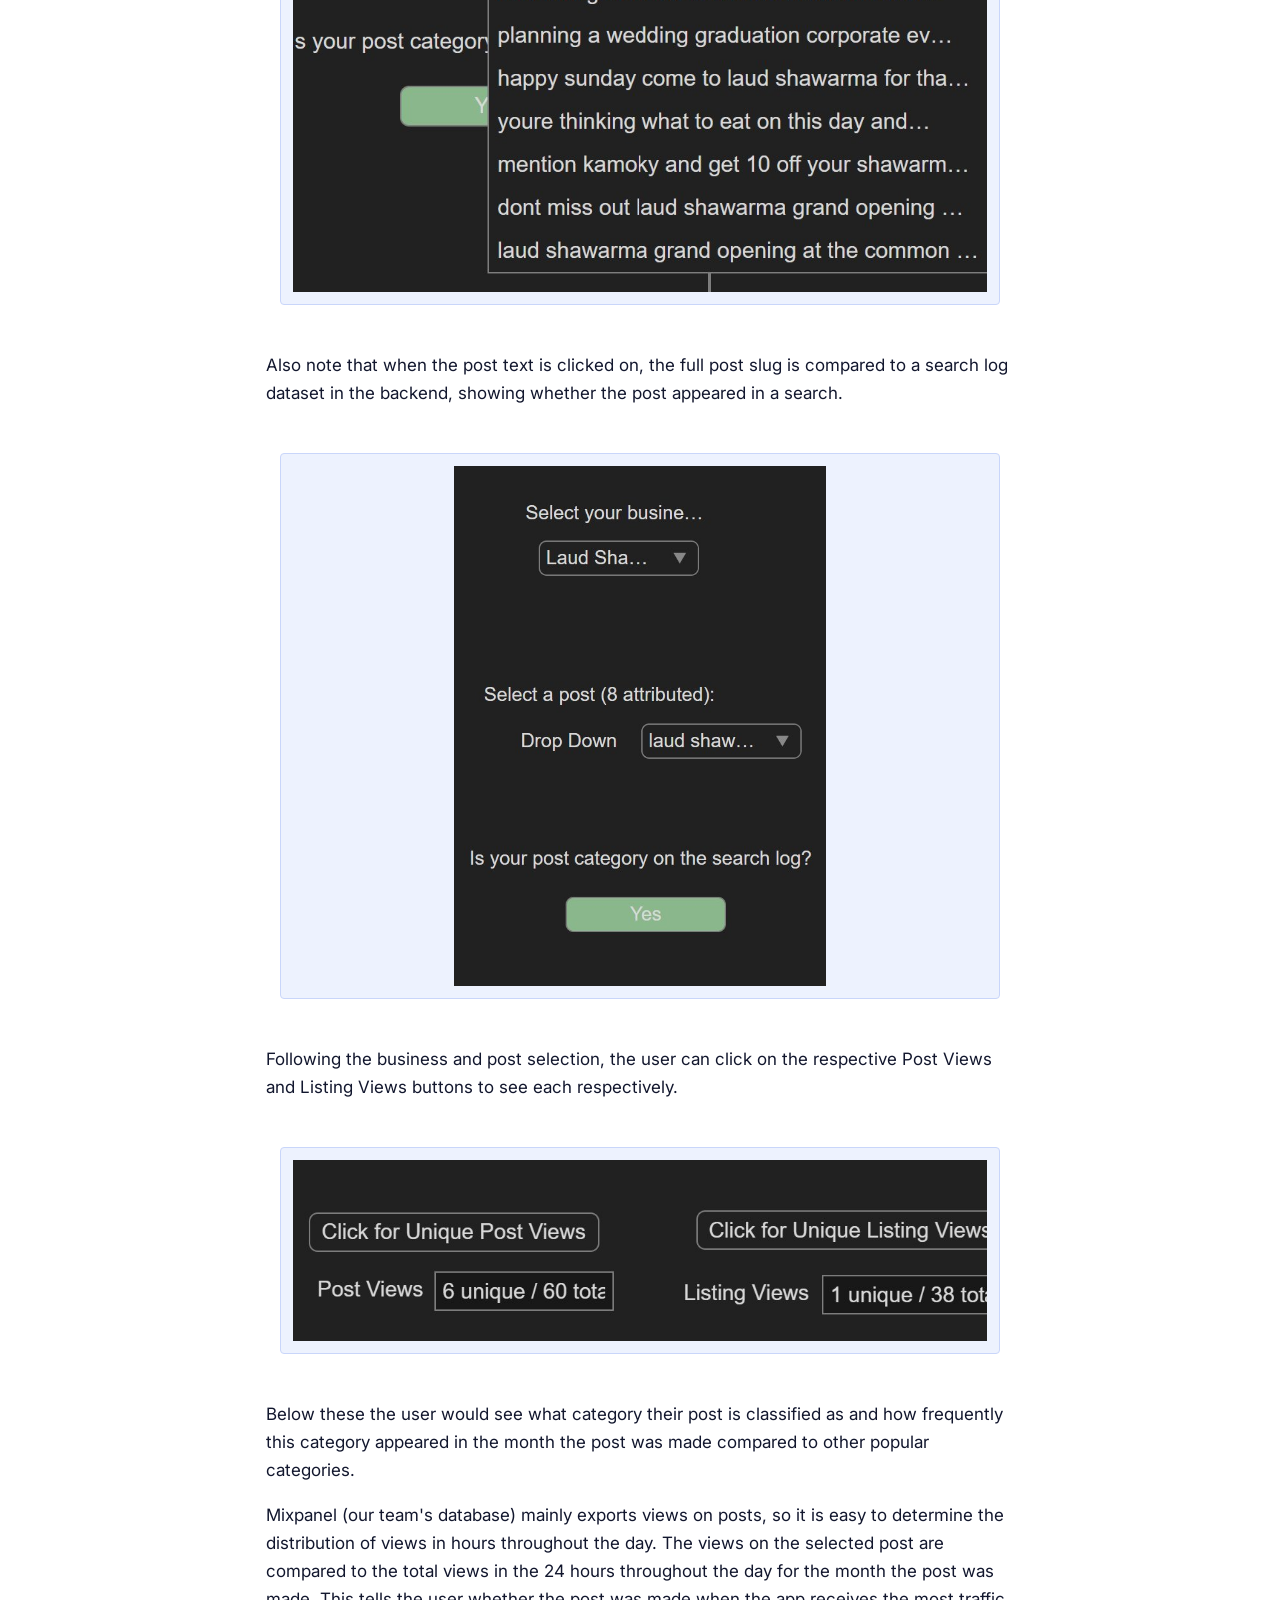
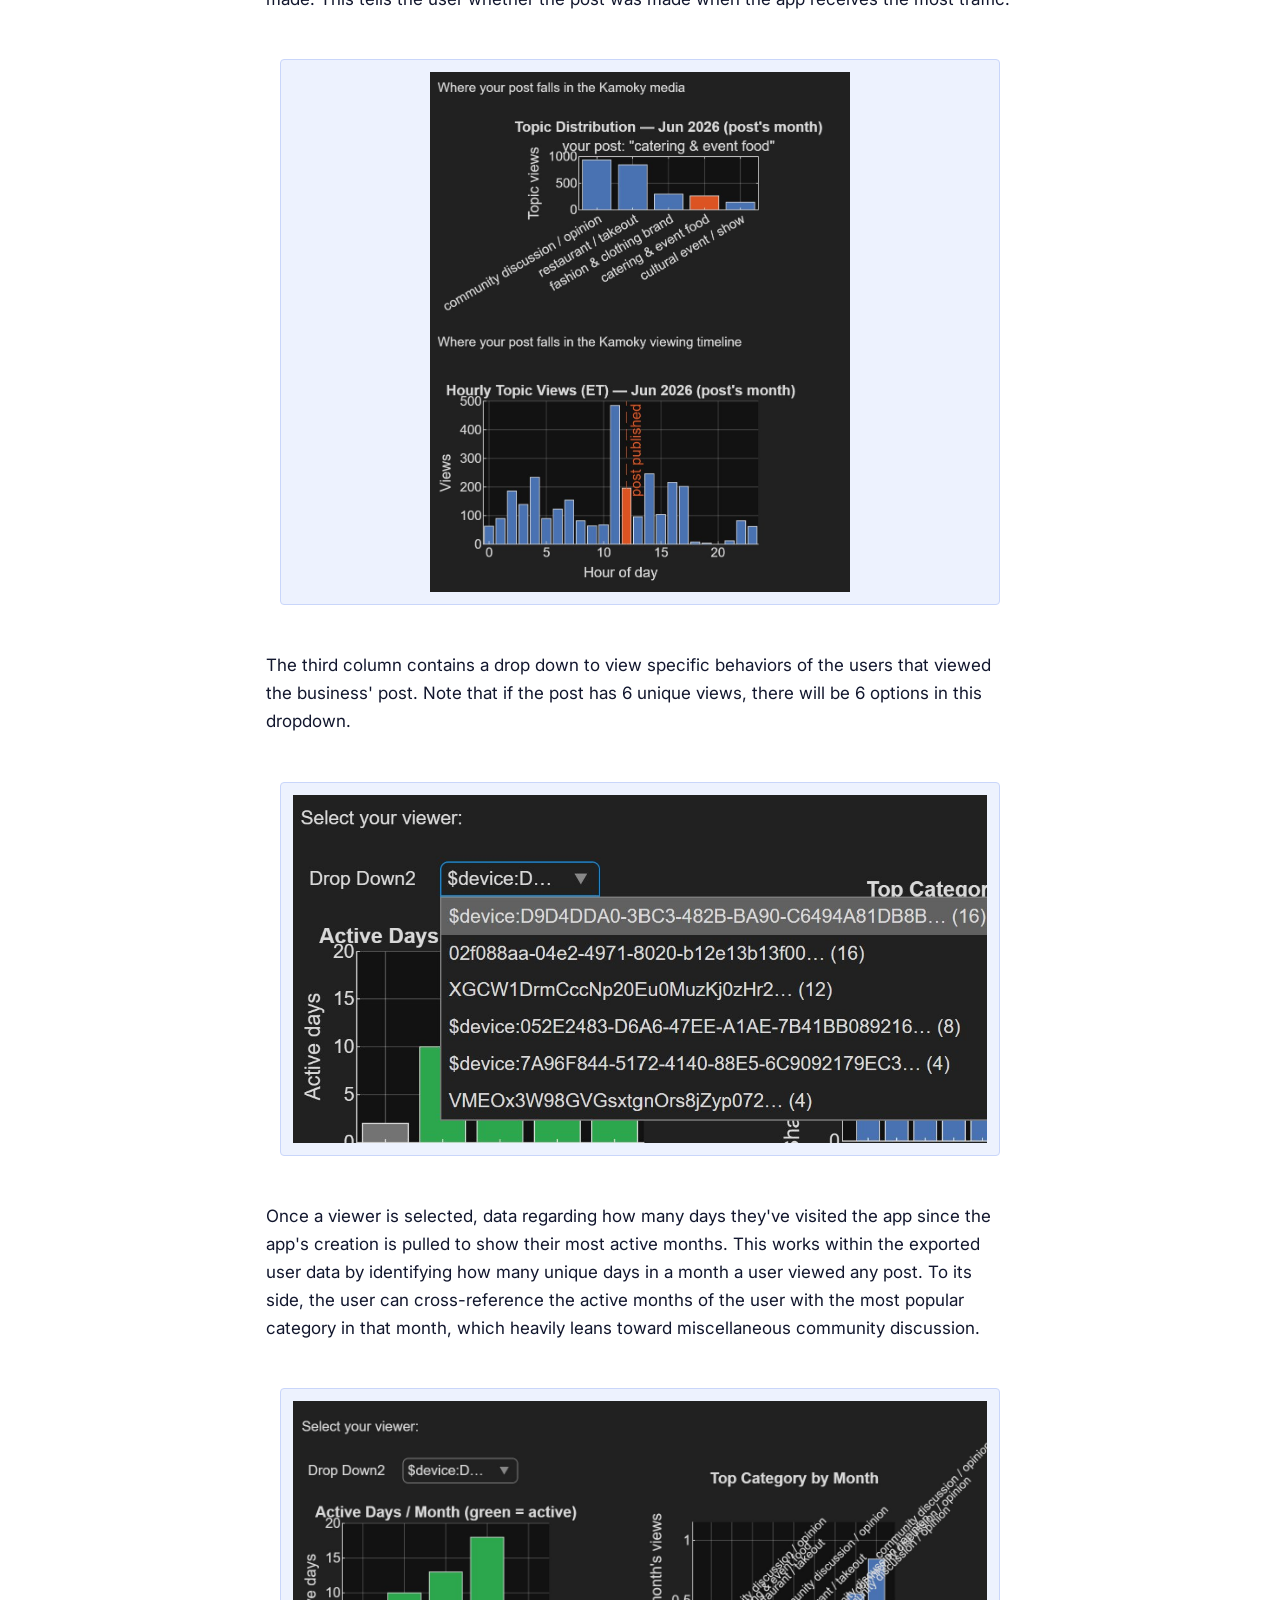
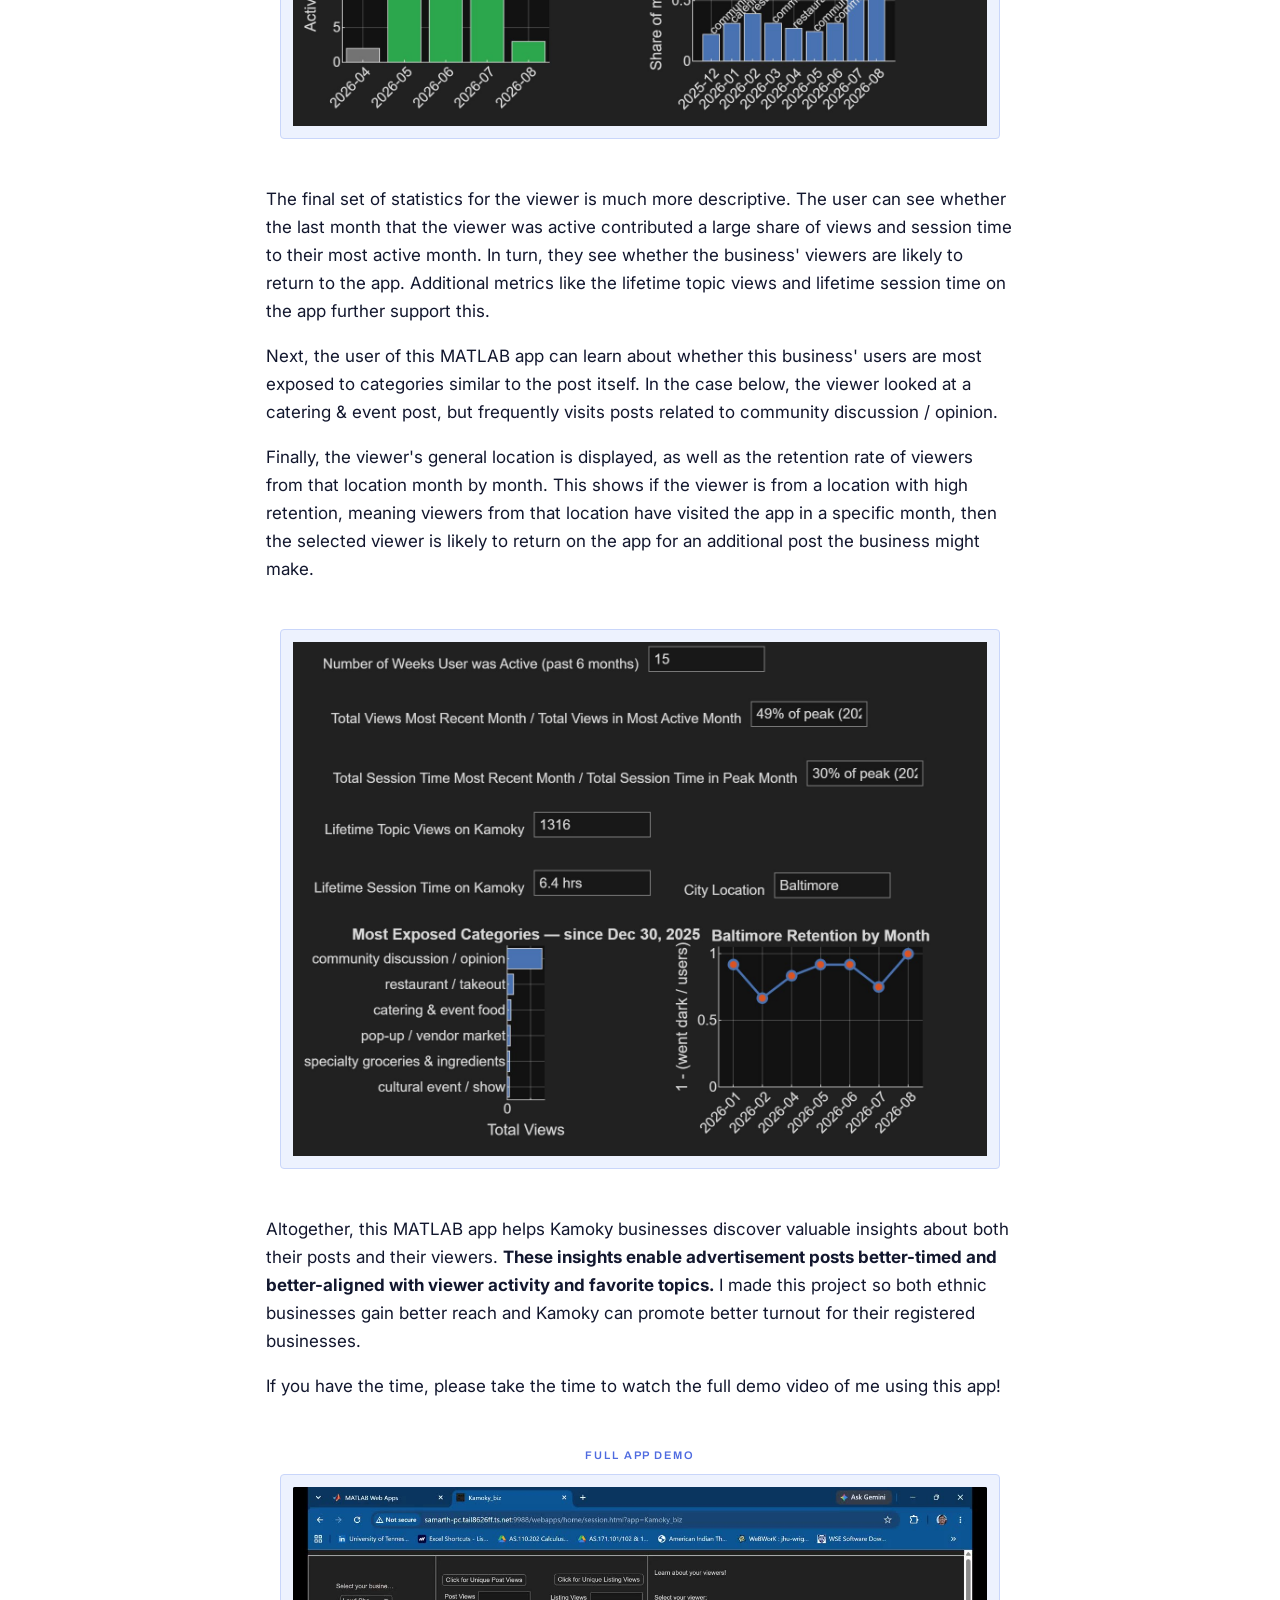
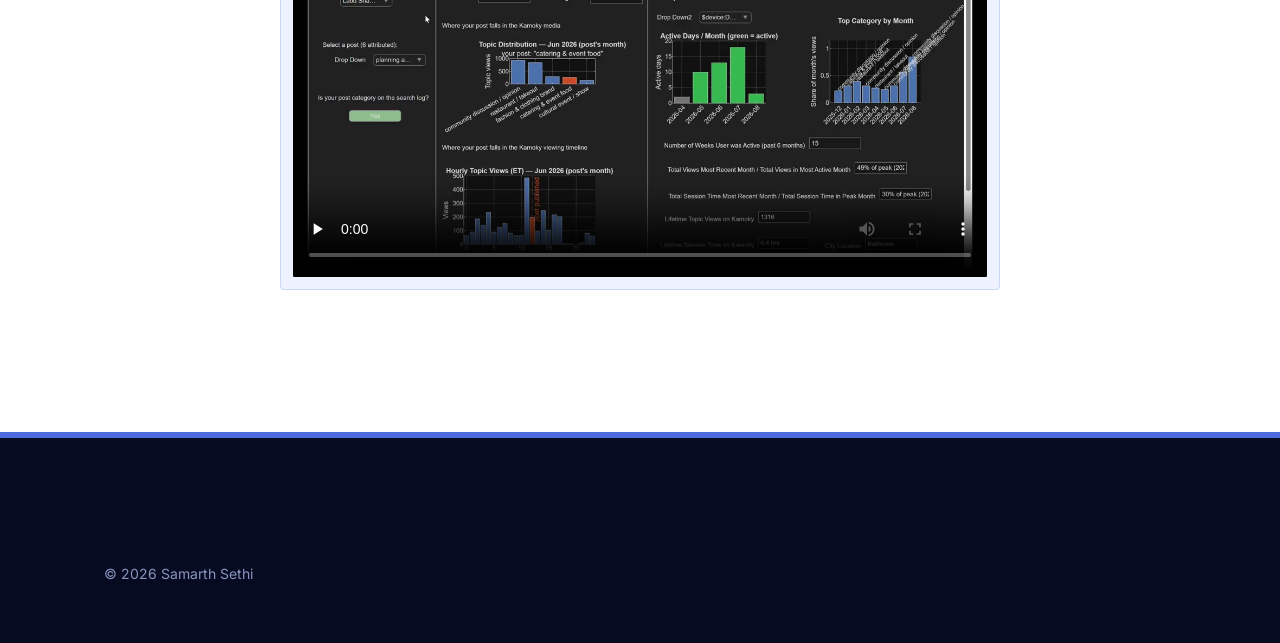
<file: projects/kamoky-matlab-analytics.html>
<!DOCTYPE html>
<html lang="en">
<head>
<meta charset="UTF-8">
<meta name="viewport" content="width=device-width, initial-scale=1.0">
<title>Analytics for Ethnic Businesses in MATLAB | Samarth Sethi</title>
<link rel="preconnect" href="https://fonts.googleapis.com">
<link rel="preconnect" href="https://fonts.gstatic.com" crossorigin>
<link href="https://fonts.googleapis.com/css2?family=Archivo:wght@500;600;700;800&family=Inter:wght@400;500;600&display=swap" rel="stylesheet">
<link rel="stylesheet" href="../css/styles.css?v=c7667735">
</head>
<body>

<header class="topbar">
  <div class="topbar-inner">
    <a class="wordmark" href="../index.html">SAMARTH SETHI</a>
    <nav class="nav" aria-label="Main">
      <a href="../index.html#about">About</a>
      <a href="../index.html#projects">Projects</a>
      <a href="../index.html#resume">Resume</a>
      <a href="../index.html#contact">Contact</a>
    </nav>
  </div>
</header>

<div class="rule"></div>

<main class="detail">
  <div class="wrap">
    <a class="back-link" href="../index.html#projects">&larr; All projects</a>
    <p class="detail-org">Kamoky: Ethnic Media</p>
    <h1 class="detail-title">Analytics for Ethnic Businesses in MATLAB</h1>

    <div class="prose">
      <p>During my time at Kamoky, the first-ever social media app for the ethnic diaspora, I sought after a project to complement a business dashboard page one of my coworkers was developing. Their business dashboard would incorporate multiple side tabs, including an advertisement tracker, a listings page, and an analytics page. Given the abundance of ethnic businesses (almost 400 in total) registered on the app, I found it critical that they see how well their posts performed in terms of viewership and relevance.</p>
      <p>I worked with MATLAB GUI, a tool I had learned the semester before this internship. MATLAB makes creating an interactive, graphical frontend easy to develop due to its drag-and-drop features and in-code callback functions for components you name directly.</p>
    </div>

    <div class="fig-block fig-dashboard">
      <div class="fig-grid2">
        <figure class="fig-cell">
          <a class="fig-zoom" href="../images/matlab-analytics/app-designer-canvas.jpg" target="_blank" rel="noopener">
            <div class="fig-frame"><img src="../images/matlab-analytics/app-designer-canvas.jpg" alt="MATLAB App Designer canvas showing the drag-and-drop layout of the analytics app"></div>
          </a>
          <figcaption class="fig-cap">The no-code frontend created using MATLAB App Designer</figcaption>
        </figure>
        <figure class="fig-cell">
          <a class="fig-zoom" href="../images/matlab-analytics/app-designer-objects.jpg" target="_blank" rel="noopener">
            <div class="fig-frame"><img src="../images/matlab-analytics/app-designer-objects.jpg" alt="App Designer with the component browser listing every named app object"></div>
          </a>
          <figcaption class="fig-cap">Note the app objects I created on the right-hand side that I later create call-back functions for in the MATLAB code editor</figcaption>
        </figure>
      </div>
    </div>

    <div class="prose">
      <p>Now, I already had a dataset of registered businesses, so I developed an accurate matching algorithm that matched business names to posts where their name appears. Due to some gaps in our database, I wasn't able to track which user made a certain post, so I had to default to a more limited option that excluded posts failing to mention any business name. This is fine as my coworkers can easily finish the business-post database matching in the future.</p>
      <p>The list of businesses is represented by a dropdown where the user can select the business they want to learn about. The number beside the business name is the number of posts they've made on the app (that mention this name).</p>
    </div>

    <div class="fig-block fig-solo">
      <a class="fig-zoom" href="../images/matlab-analytics/business-dropdown.jpg" target="_blank" rel="noopener">
        <div class="fig-frame is-wide"><img src="../images/matlab-analytics/business-dropdown.jpg" alt="Business selection dropdown listing registered businesses with their post counts"></div>
      </a>
    </div>

    <div class="prose">
      <p>For every business, there is a second drop down below that lists the partial text of their posts. The user of this app can select the post and immediately view the analytics associated with the post.</p>
    </div>

    <div class="fig-block fig-solo">
      <a class="fig-zoom" href="../images/matlab-analytics/post-dropdown.jpg" target="_blank" rel="noopener">
        <div class="fig-frame is-wide"><img src="../images/matlab-analytics/post-dropdown.jpg" alt="Second dropdown listing the partial text of each post attributed to the selected business"></div>
      </a>
    </div>

    <div class="prose">
      <p>Also note that when the post text is clicked on, the full post slug is compared to a search log dataset in the backend, showing whether the post appeared in a search.</p>
    </div>

    <div class="fig-block fig-solo">
      <a class="fig-zoom" href="../images/matlab-analytics/search-log.jpg" target="_blank" rel="noopener">
        <div class="fig-frame is-wide"><img src="../images/matlab-analytics/search-log.jpg" alt="App panel confirming whether the selected post category appears in the search log"></div>
      </a>
    </div>

    <div class="prose">
      <p>Following the business and post selection, the user can click on the respective Post Views and Listing Views buttons to see each respectively.</p>
    </div>

    <div class="fig-block fig-solo">
      <a class="fig-zoom" href="../images/matlab-analytics/views-buttons.jpg" target="_blank" rel="noopener">
        <div class="fig-frame is-wide"><img src="../images/matlab-analytics/views-buttons.jpg" alt="Post Views and Listing Views buttons with their unique and total view counts"></div>
      </a>
    </div>

    <div class="prose">
      <p>Below these the user would see what category their post is classified as and how frequently this category appeared in the month the post was made compared to other popular categories.</p>
      <p>Mixpanel (our team's database) mainly exports views on posts, so it is easy to determine the distribution of views in hours throughout the day. The views on the selected post are compared to the total views in the 24 hours throughout the day for the month the post was made. This tells the user whether the post was made when the app receives the most traffic.</p>
    </div>

    <div class="fig-block fig-solo">
      <a class="fig-zoom" href="../images/matlab-analytics/topic-distribution.jpg" target="_blank" rel="noopener">
        <div class="fig-frame is-wide"><img src="../images/matlab-analytics/topic-distribution.jpg" alt="Topic distribution for the post's month above an hourly view distribution chart"></div>
      </a>
    </div>

    <div class="prose">
      <p>The third column contains a drop down to view specific behaviors of the users that viewed the business' post. Note that if the post has 6 unique views, there will be 6 options in this dropdown.</p>
    </div>

    <div class="fig-block fig-solo">
      <a class="fig-zoom" href="../images/matlab-analytics/viewer-dropdown.jpg" target="_blank" rel="noopener">
        <div class="fig-frame is-wide"><img src="../images/matlab-analytics/viewer-dropdown.jpg" alt="Viewer dropdown listing each unique device that viewed the selected post"></div>
      </a>
    </div>

    <div class="prose">
      <p>Once a viewer is selected, data regarding how many days they've visited the app since the app's creation is pulled to show their most active months. This works within the exported user data by identifying how many unique days in a month a user viewed any post. To its side, the user can cross-reference the active months of the user with the most popular category in that month, which heavily leans toward miscellaneous community discussion.</p>
    </div>

    <div class="fig-block fig-solo">
      <a class="fig-zoom" href="../images/matlab-analytics/active-months.jpg" target="_blank" rel="noopener">
        <div class="fig-frame is-wide"><img src="../images/matlab-analytics/active-months.jpg" alt="Active days per month for the selected viewer beside the top category by month"></div>
      </a>
    </div>

    <div class="prose">
      <p>The final set of statistics for the viewer is much more descriptive. The user can see whether the last month that the viewer was active contributed a large share of views and session time to their most active month. In turn, they see whether the business' viewers are likely to return to the app. Additional metrics like the lifetime topic views and lifetime session time on the app further support this.</p>
      <p>Next, the user of this MATLAB app can learn about whether this business' users are most exposed to categories similar to the post itself. In the case below, the viewer looked at a catering &amp; event post, but frequently visits posts related to community discussion / opinion.</p>
      <p>Finally, the viewer's general location is displayed, as well as the retention rate of viewers from that location month by month. This shows if the viewer is from a location with high retention, meaning viewers from that location have visited the app in a specific month, then the selected viewer is likely to return on the app for an additional post the business might make.</p>
    </div>

    <div class="fig-block fig-solo">
      <a class="fig-zoom" href="../images/matlab-analytics/viewer-stats.jpg" target="_blank" rel="noopener">
        <div class="fig-frame is-wide"><img src="../images/matlab-analytics/viewer-stats.jpg" alt="Viewer retention metrics, most exposed categories, and location retention by month"></div>
      </a>
    </div>

    <div class="prose">
      <p>Altogether, this MATLAB app helps Kamoky businesses discover valuable insights about both their posts and their viewers. <strong>These insights enable advertisement posts better-timed and better-aligned with viewer activity and favorite topics.</strong> I made this project so both ethnic businesses gain better reach and Kamoky can promote better turnout for their registered businesses.</p>
      <p>If you have the time, please take the time to watch the full demo video of me using this app!</p>
    </div>

    <div class="fig-block fig-solo">
      <p class="video-label">Full app demo</p>
      <div class="fig-video">
        <video controls playsinline preload="none" poster="../images/matlab-analytics/poster-demo.jpg">
          <source src="../videos/matlab-kamoky-demo.mp4" type="video/mp4">
          Your browser doesn't support embedded video.
        </video>
      </div>
    </div>

  </div>
</main>

<footer class="footer">
  <div class="wrap">
    <p class="copyright">&copy; 2026 Samarth Sethi</p>
  </div>
</footer>

</body>
</html>
</file>
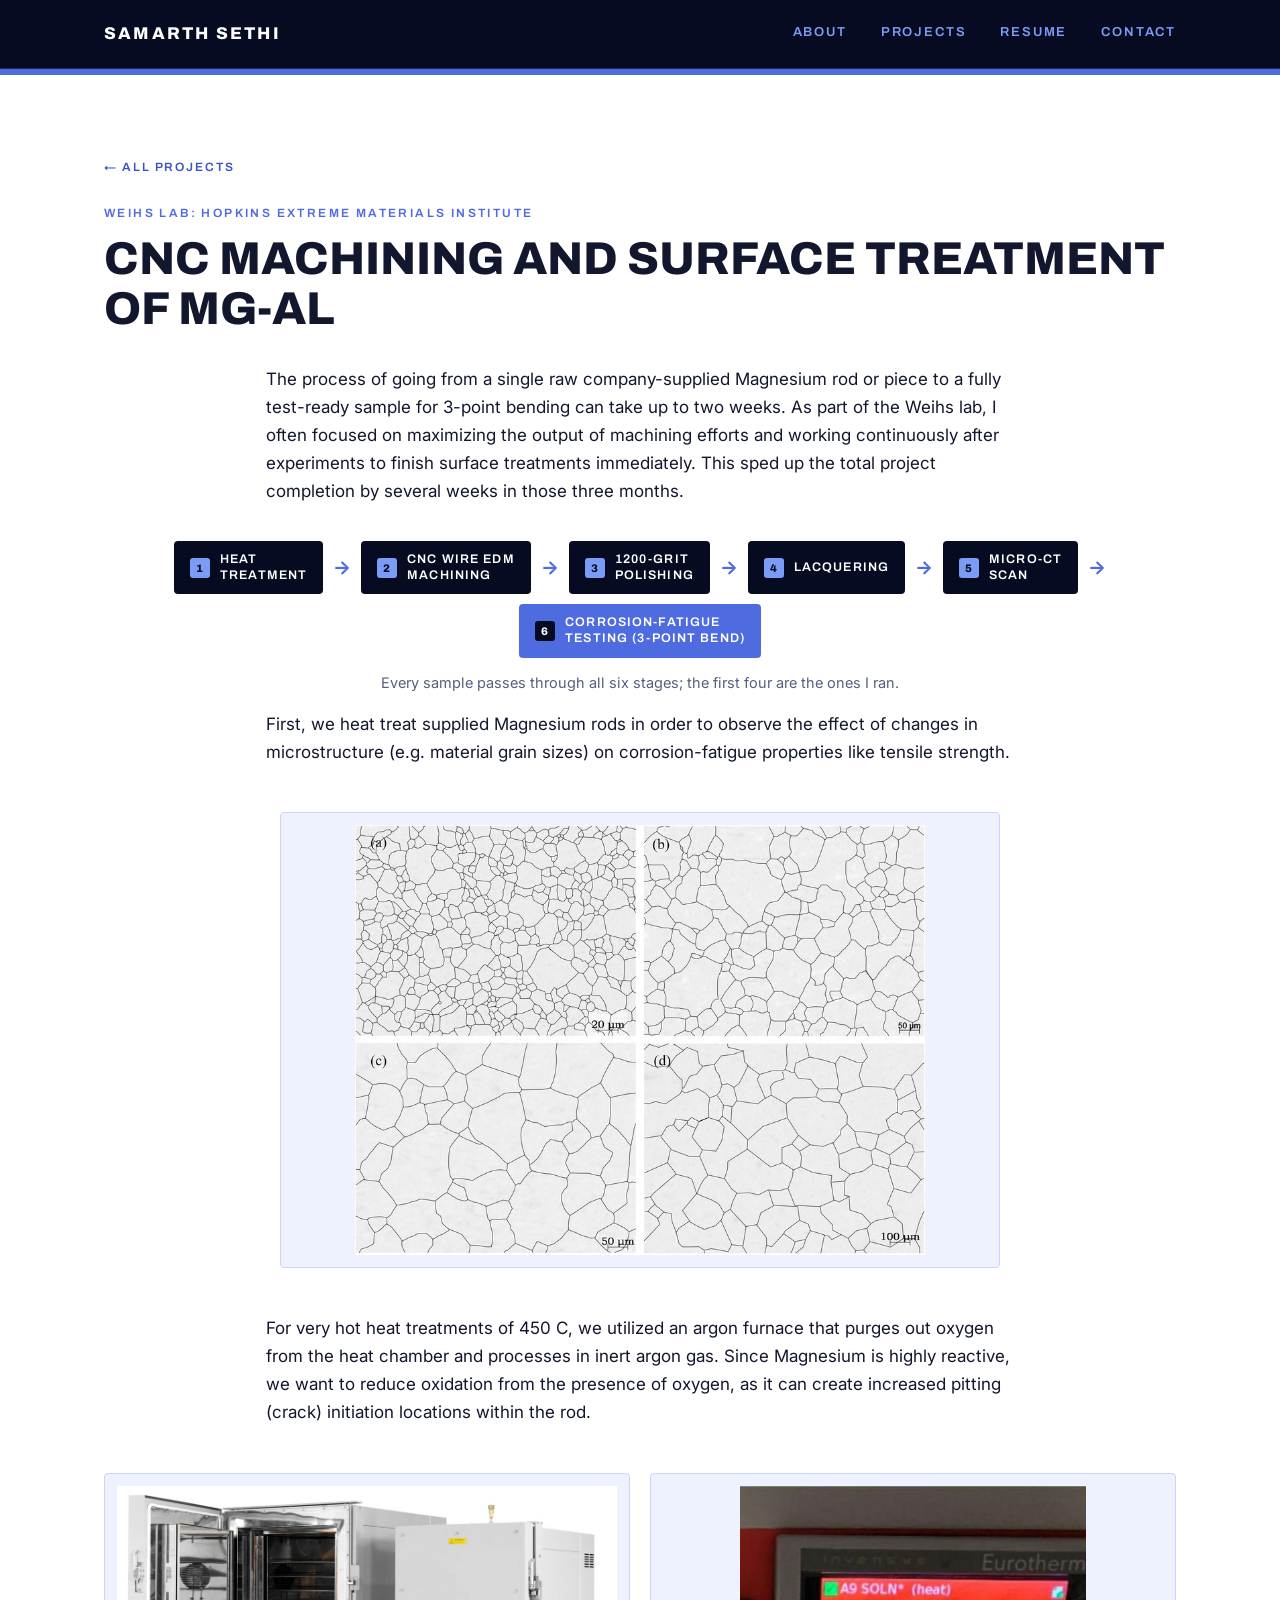
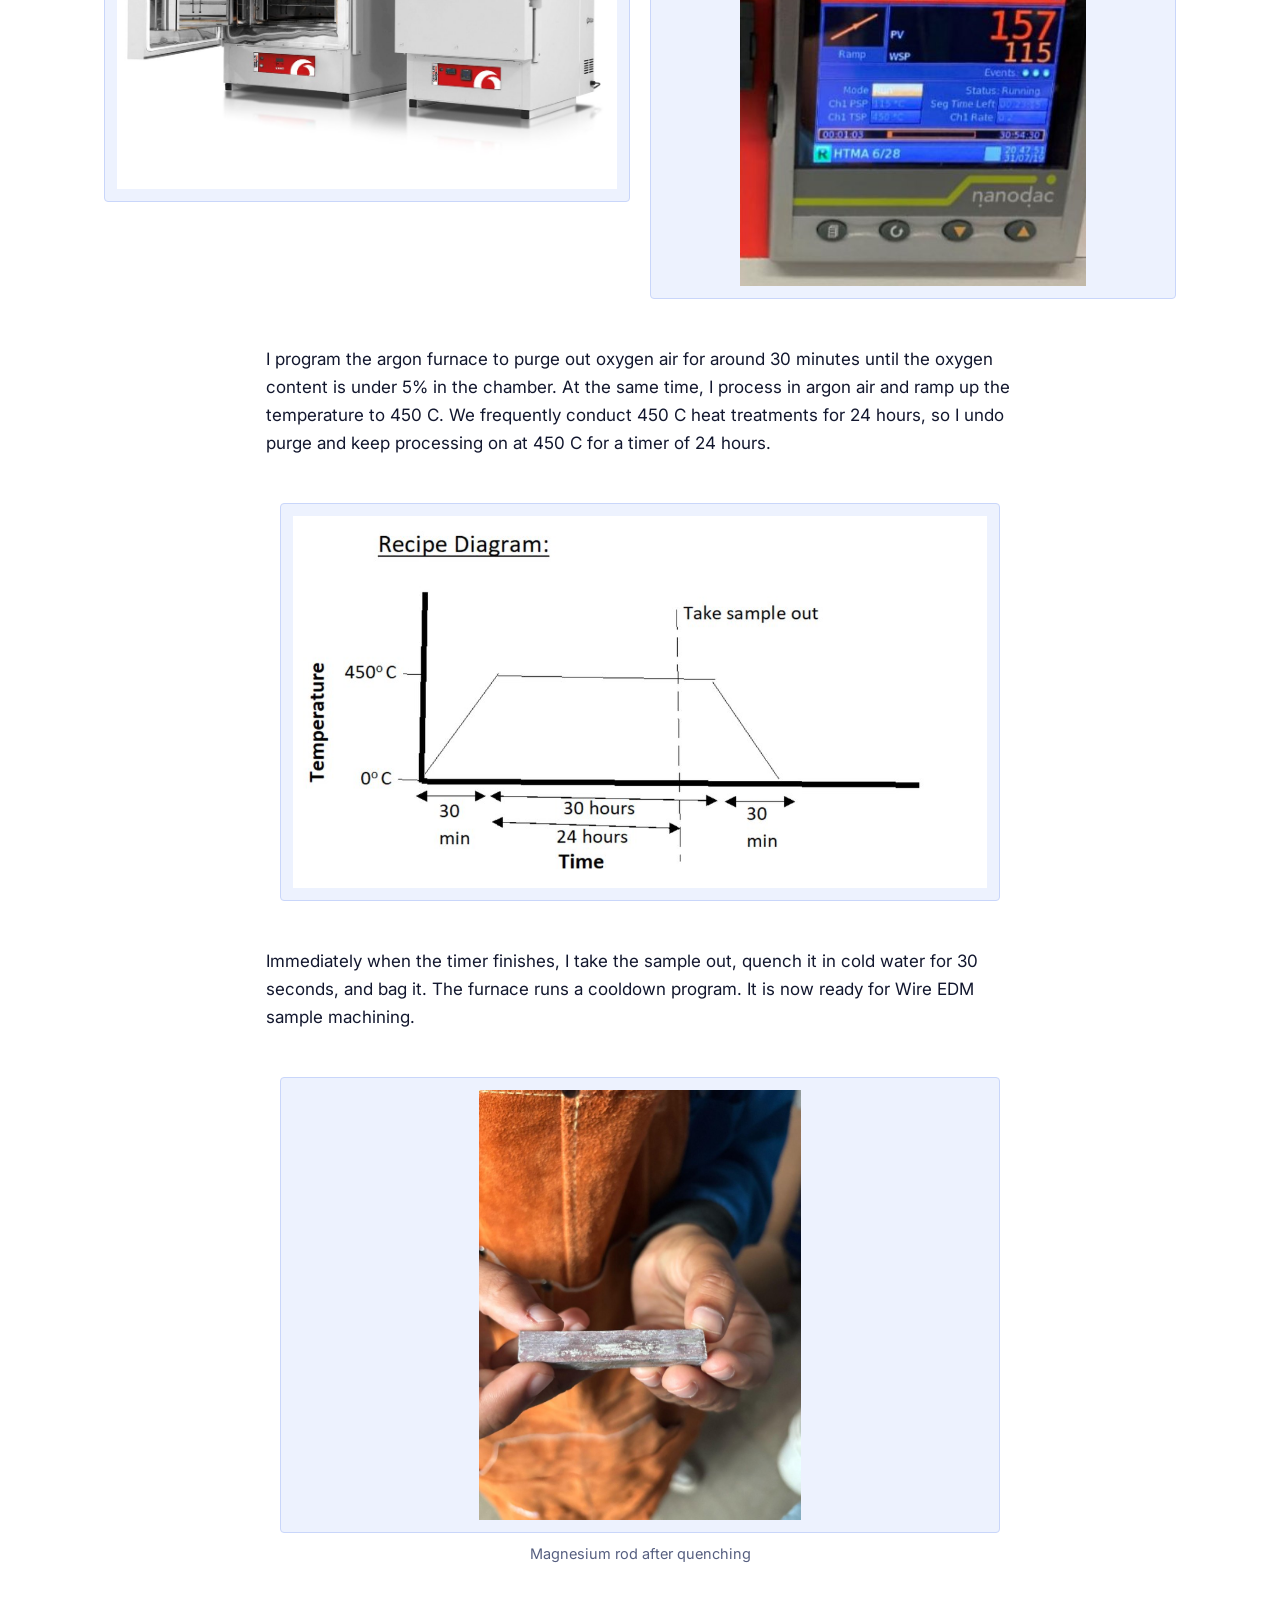
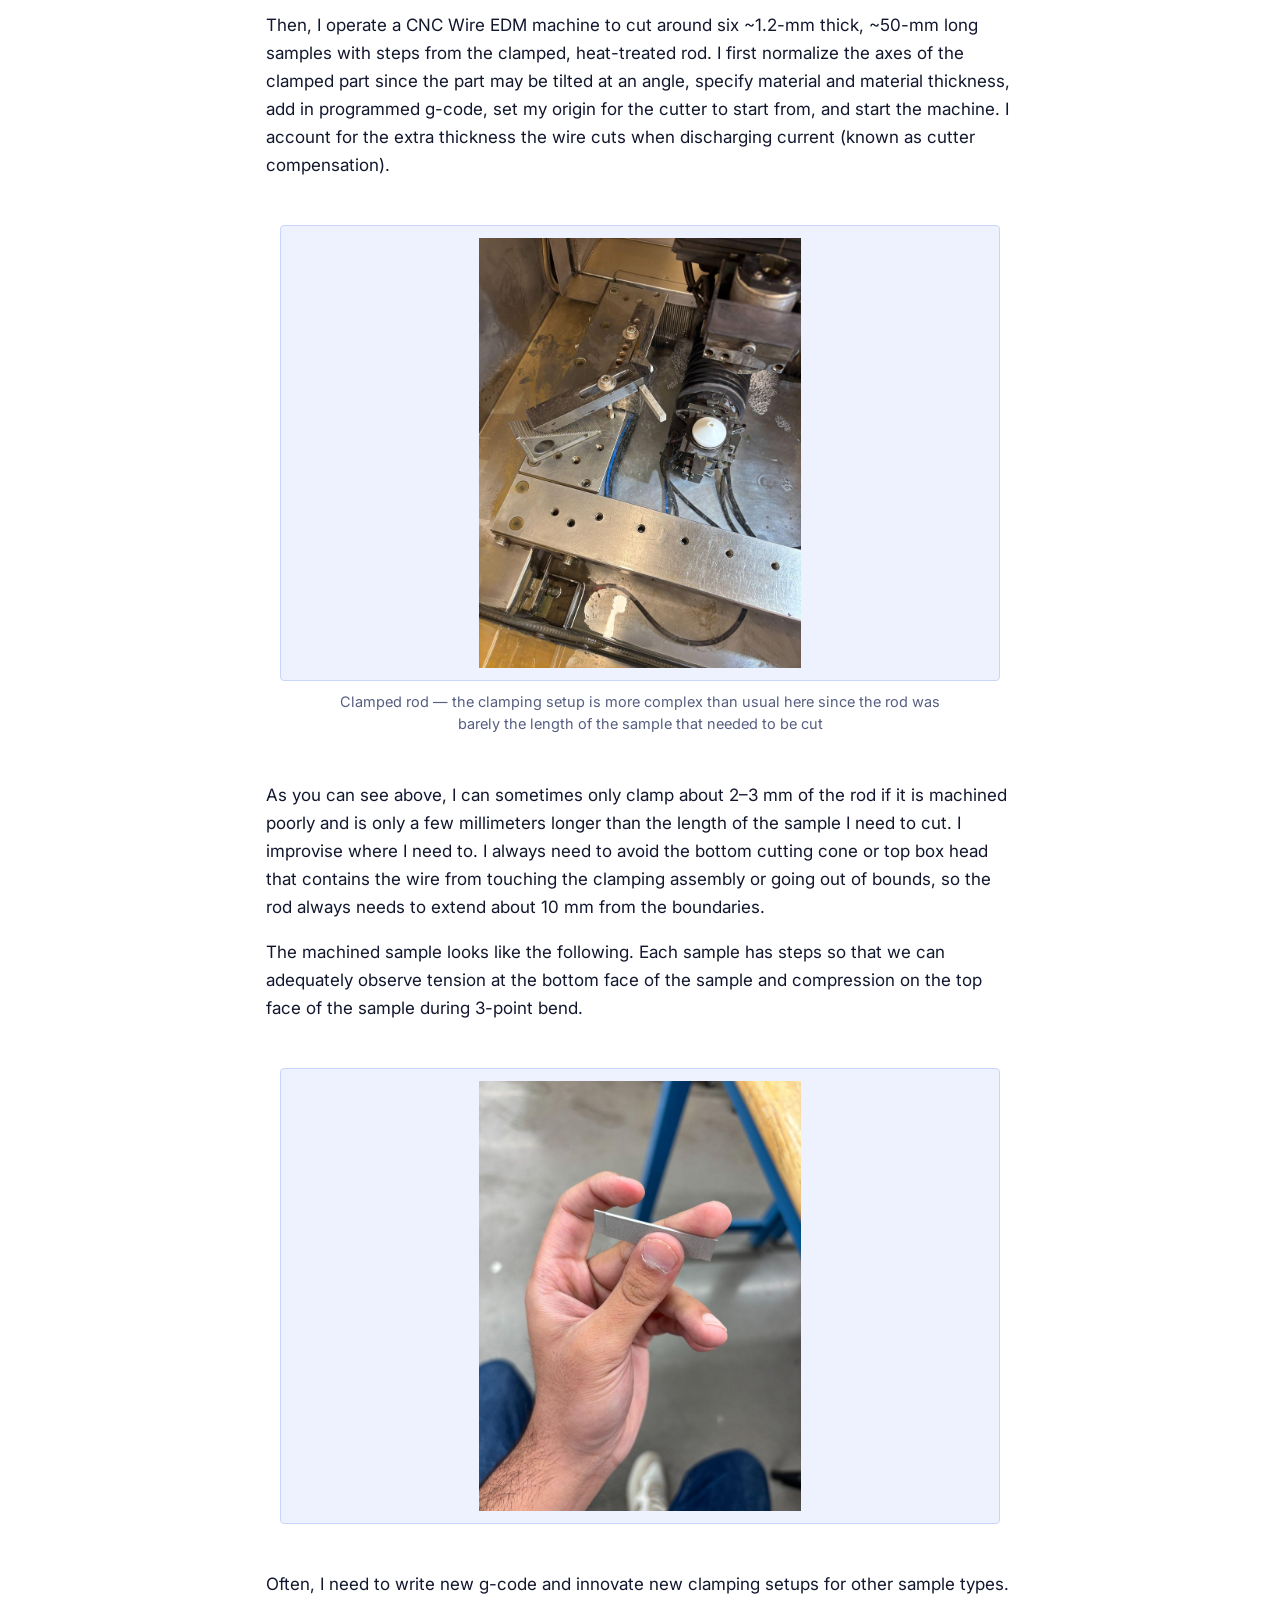
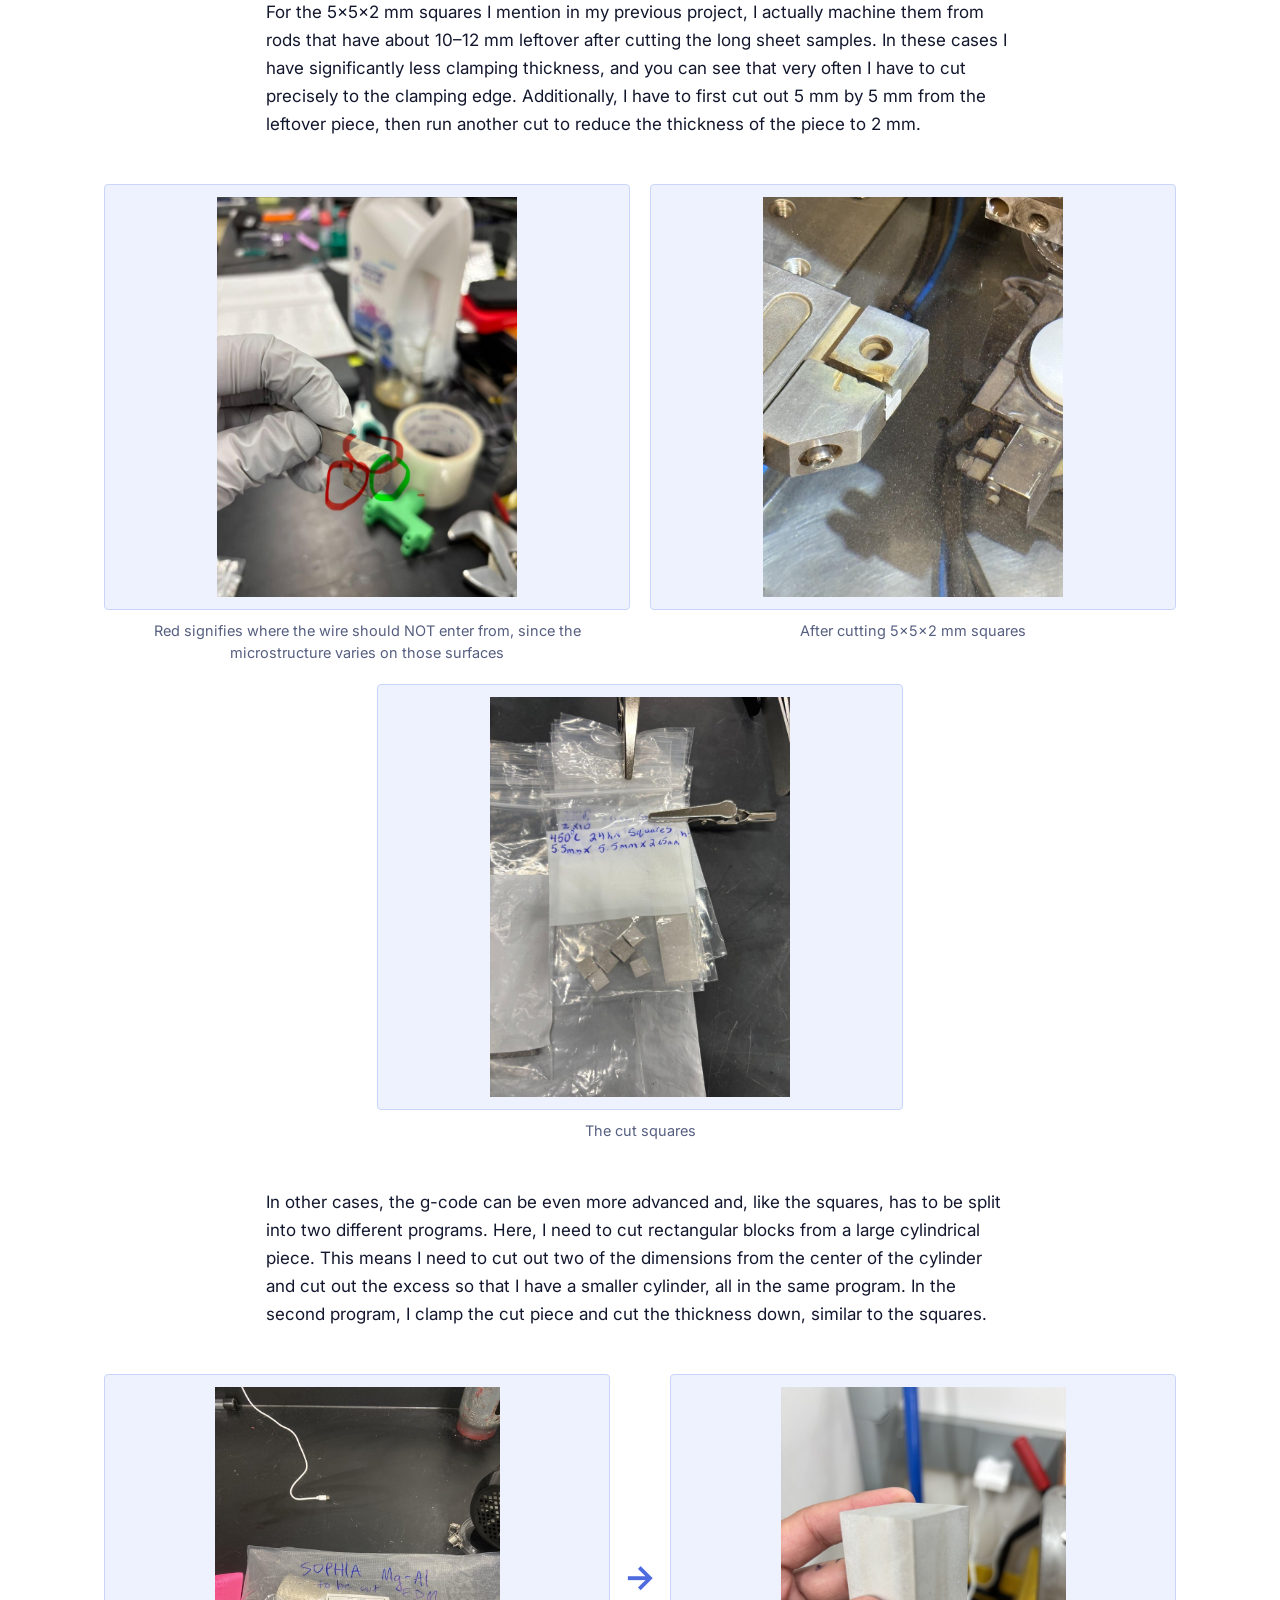
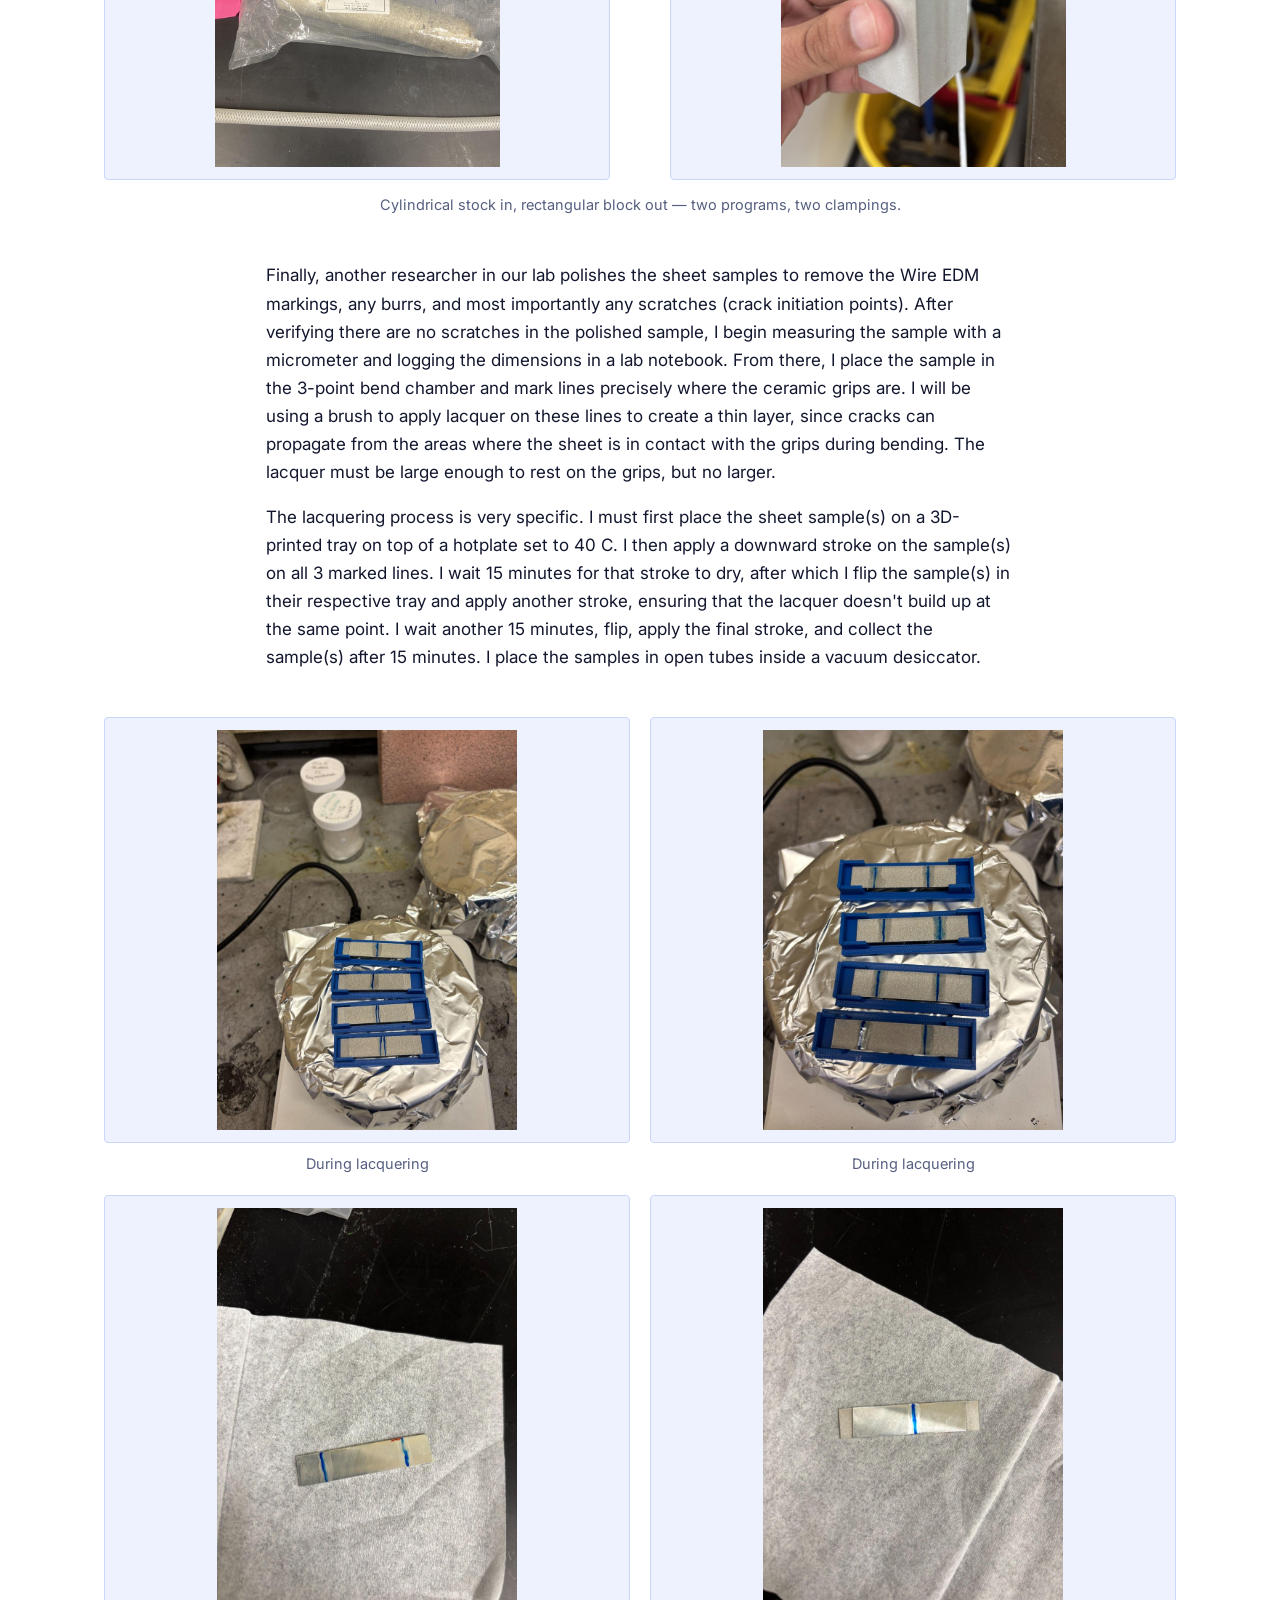
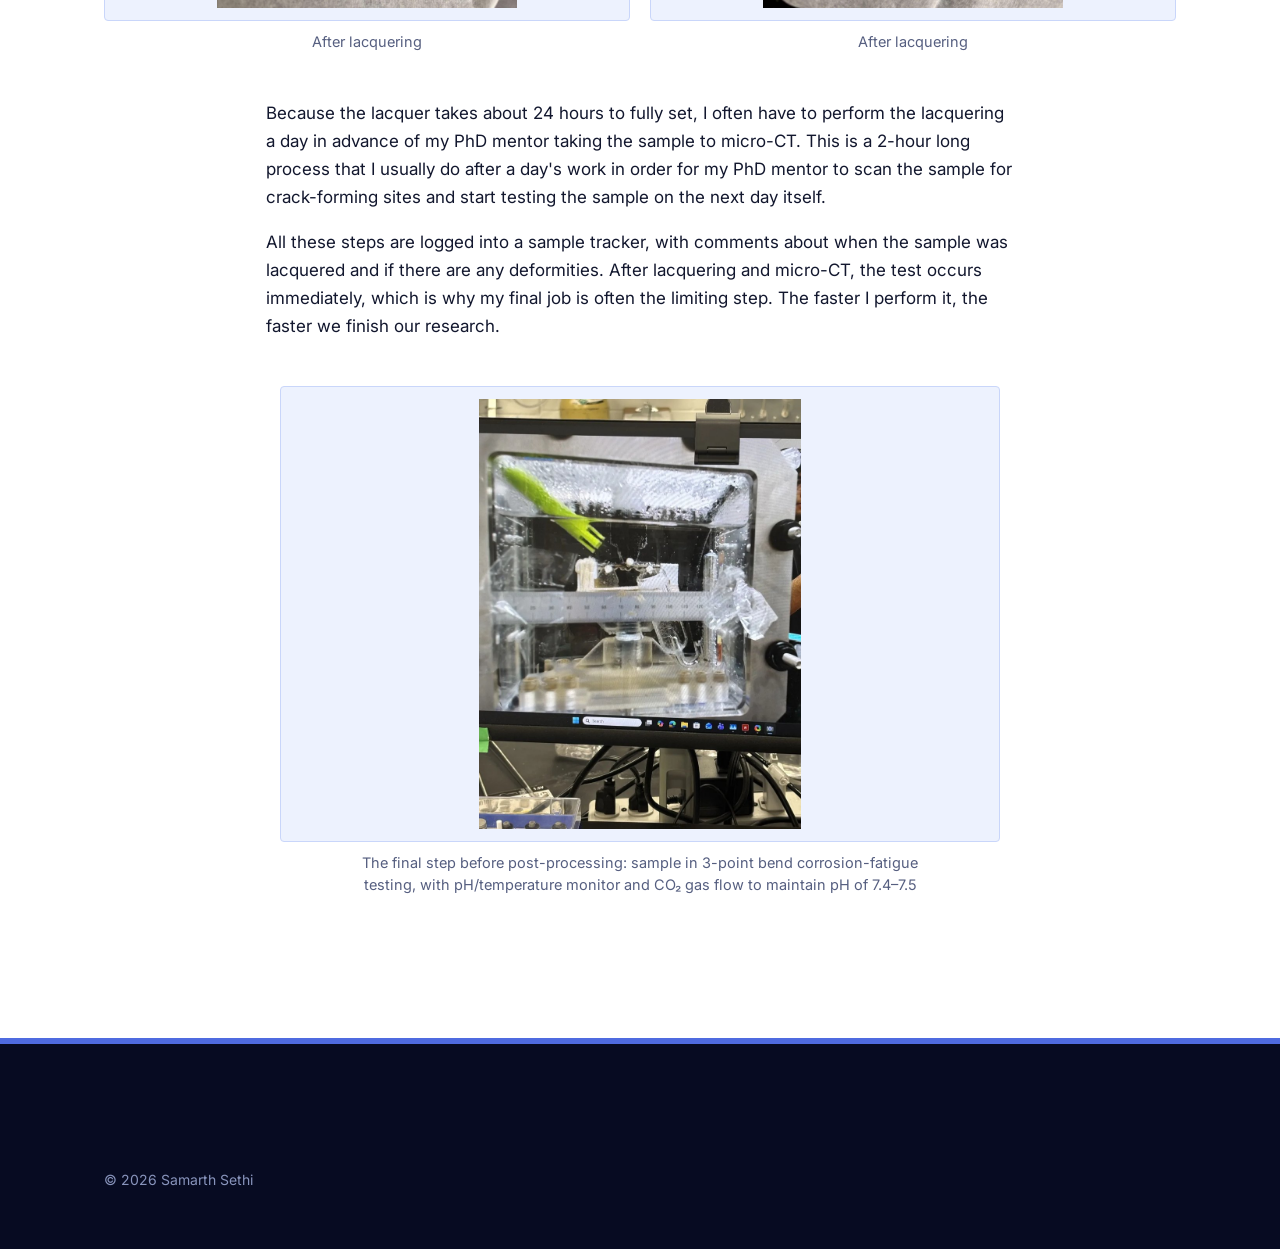
<file: projects/mg-al-cnc-machining.html>
<!DOCTYPE html>
<html lang="en">
<head>
<meta charset="UTF-8">
<meta name="viewport" content="width=device-width, initial-scale=1.0">
<title>CNC Machining and Surface Treatment of Mg-Al | Samarth Sethi</title>
<link rel="preconnect" href="https://fonts.googleapis.com">
<link rel="preconnect" href="https://fonts.gstatic.com" crossorigin>
<link href="https://fonts.googleapis.com/css2?family=Archivo:wght@500;600;700;800&family=Inter:wght@400;500;600&display=swap" rel="stylesheet">
<link rel="stylesheet" href="../css/styles.css?v=c7667735">
</head>
<body>

<header class="topbar">
  <div class="topbar-inner">
    <a class="wordmark" href="../index.html">SAMARTH SETHI</a>
    <nav class="nav" aria-label="Main">
      <a href="../index.html#about">About</a>
      <a href="../index.html#projects">Projects</a>
      <a href="../index.html#resume">Resume</a>
      <a href="../index.html#contact">Contact</a>
    </nav>
  </div>
</header>

<div class="rule"></div>

<main class="detail">
  <div class="wrap">
    <a class="back-link" href="../index.html#projects">&larr; All projects</a>
    <p class="detail-org">Weihs Lab: Hopkins Extreme Materials Institute</p>
    <h1 class="detail-title">CNC Machining and Surface Treatment of Mg-Al</h1>

    <div class="prose">
      <p>The process of going from a single raw company-supplied Magnesium rod or piece to a fully test-ready sample for 3-point bending can take up to two weeks. As part of the Weihs lab, I often focused on maximizing the output of machining efforts and working continuously after experiments to finish surface treatments immediately. This sped up the total project completion by several weeks in those three months.</p>
    </div>

    <div class="workflow" role="img" aria-label="Sample preparation workflow: heat treatment, CNC wire EDM machining, 1200-grit polishing, lacquering, micro-CT scan, then corrosion-fatigue testing by 3-point bend.">
      <div class="wf-step"><span class="wf-num">1</span><span class="wf-label">Heat<br>Treatment</span></div>
      <div class="wf-arrow">&#8594;</div>
      <div class="wf-step"><span class="wf-num">2</span><span class="wf-label">CNC Wire EDM<br>Machining</span></div>
      <div class="wf-arrow">&#8594;</div>
      <div class="wf-step"><span class="wf-num">3</span><span class="wf-label">1200-Grit<br>Polishing</span></div>
      <div class="wf-arrow">&#8594;</div>
      <div class="wf-step"><span class="wf-num">4</span><span class="wf-label">Lacquering</span></div>
      <div class="wf-arrow">&#8594;</div>
      <div class="wf-step"><span class="wf-num">5</span><span class="wf-label">Micro-CT<br>Scan</span></div>
      <div class="wf-arrow">&#8594;</div>
      <div class="wf-step is-terminal"><span class="wf-num">6</span><span class="wf-label">Corrosion-Fatigue<br>Testing (3-Point Bend)</span></div>
    </div>
    <p class="fig-cap">Every sample passes through all six stages; the first four are the ones I ran.</p>

    <div class="prose">
      <p>First, we heat treat supplied Magnesium rods in order to observe the effect of changes in microstructure (e.g. material grain sizes) on corrosion-fatigue properties like tensile strength.</p>
    </div>

    <div class="fig-block fig-solo">
      <div class="fig-frame"><img src="../images/cnc-machining/microstructure.jpg" alt="Four micrographs showing different Magnesium grain structures after heat treatment"></div>
    </div>

    <div class="prose">
      <p>For very hot heat treatments of 450&nbsp;C, we utilized an argon furnace that purges out oxygen from the heat chamber and processes in inert argon gas. Since Magnesium is highly reactive, we want to reduce oxidation from the presence of oxygen, as it can create increased pitting (crack) initiation locations within the rod.</p>
    </div>

    <div class="fig-block">
      <div class="fig-grid2">
        <figure class="fig-cell">
          <div class="fig-frame"><img src="../images/cnc-machining/argon-furnace.jpg" alt="Argon furnace units used for high-temperature heat treatments"></div>
        </figure>
        <figure class="fig-cell">
          <div class="fig-frame"><img src="../images/cnc-machining/furnace-panel.jpg" alt="Furnace controller display showing setpoint and process temperature"></div>
        </figure>
      </div>
    </div>

    <div class="prose">
      <p>I program the argon furnace to purge out oxygen air for around 30 minutes until the oxygen content is under 5% in the chamber. At the same time, I process in argon air and ramp up the temperature to 450&nbsp;C. We frequently conduct 450&nbsp;C heat treatments for 24 hours, so I undo purge and keep processing on at 450&nbsp;C for a timer of 24 hours.</p>
    </div>

    <div class="fig-block fig-solo">
      <div class="fig-frame"><img src="../images/cnc-machining/recipe-diagram.jpg" alt="Recipe diagram plotting furnace temperature against time, holding at 450 C for 24 hours before sample removal"></div>
    </div>

    <div class="prose">
      <p>Immediately when the timer finishes, I take the sample out, quench it in cold water for 30 seconds, and bag it. The furnace runs a cooldown program. It is now ready for Wire EDM sample machining.</p>
    </div>

    <div class="fig-block fig-solo">
      <figure class="fig-cell">
        <div class="fig-frame"><img src="../images/cnc-machining/rod-quenched.jpg" alt="Gloved hand holding a Magnesium rod immediately after quenching"></div>
        <figcaption class="fig-cap">Magnesium rod after quenching</figcaption>
      </figure>
    </div>

    <div class="prose">
      <p>Then, I operate a CNC Wire EDM machine to cut around six ~1.2-mm thick, ~50-mm long samples with steps from the clamped, heat-treated rod. I first normalize the axes of the clamped part since the part may be tilted at an angle, specify material and material thickness, add in programmed g-code, set my origin for the cutter to start from, and start the machine. I account for the extra thickness the wire cuts when discharging current (known as cutter compensation).</p>
    </div>

    <div class="fig-block fig-solo">
      <figure class="fig-cell">
        <div class="fig-frame"><img src="../images/cnc-machining/clamped-rod.jpg" alt="Heat-treated rod clamped in the wire EDM machine with a custom fixture"></div>
        <figcaption class="fig-cap">Clamped rod &mdash; the clamping setup is more complex than usual here since the rod was barely the length of the sample that needed to be cut</figcaption>
      </figure>
    </div>

    <div class="prose">
      <p>As you can see above, I can sometimes only clamp about 2&ndash;3&nbsp;mm of the rod if it is machined poorly and is only a few millimeters longer than the length of the sample I need to cut. I improvise where I need to. I always need to avoid the bottom cutting cone or top box head that contains the wire from touching the clamping assembly or going out of bounds, so the rod always needs to extend about 10&nbsp;mm from the boundaries.</p>
      <p>The machined sample looks like the following. Each sample has steps so that we can adequately observe tension at the bottom face of the sample and compression on the top face of the sample during 3-point bend.</p>
    </div>

    <div class="fig-block fig-solo">
      <div class="fig-frame"><img src="../images/cnc-machining/machined-sample.jpg" alt="Hand holding a thin machined Magnesium sheet sample with stepped edges"></div>
    </div>

    <div class="prose">
      <p>Often, I need to write new g-code and innovate new clamping setups for other sample types. For the 5&times;5&times;2&nbsp;mm squares I mention in my previous project, I actually machine them from rods that have about 10&ndash;12&nbsp;mm leftover after cutting the long sheet samples. In these cases I have significantly less clamping thickness, and you can see that very often I have to cut precisely to the clamping edge. Additionally, I have to first cut out 5&nbsp;mm by 5&nbsp;mm from the leftover piece, then run another cut to reduce the thickness of the piece to 2&nbsp;mm.</p>
    </div>

    <div class="fig-block">
      <div class="fig-grid2">
        <figure class="fig-cell">
          <div class="fig-frame"><img src="../images/cnc-machining/wire-entry-marked.jpg" alt="Rod stock marked in red to show which surfaces the wire must not enter from"></div>
          <figcaption class="fig-cap">Red signifies where the wire should NOT enter from, since the microstructure varies on those surfaces</figcaption>
        </figure>
        <figure class="fig-cell">
          <div class="fig-frame"><img src="../images/cnc-machining/squares-cutting.jpg" alt="Leftover rod piece clamped in the wire EDM after the square samples were cut"></div>
          <figcaption class="fig-cap">After cutting 5&times;5&times;2&nbsp;mm squares</figcaption>
        </figure>
      </div>
      <div class="fig-remainder">
        <figure class="fig-cell">
          <div class="fig-frame"><img src="../images/cnc-machining/squares-cut.jpg" alt="Bagged and labelled Magnesium square samples after cutting"></div>
          <figcaption class="fig-cap">The cut squares</figcaption>
        </figure>
      </div>
    </div>

    <div class="prose">
      <p>In other cases, the g-code can be even more advanced and, like the squares, has to be split into two different programs. Here, I need to cut rectangular blocks from a large cylindrical piece. This means I need to cut out two of the dimensions from the center of the cylinder and cut out the excess so that I have a smaller cylinder, all in the same program. In the second program, I clamp the cut piece and cut the thickness down, similar to the squares.</p>
    </div>

    <div class="fig-block">
      <div class="fig-arrow-row">
        <div class="fig-frame"><img src="../images/cnc-machining/cylinder-stock.jpg" alt="Bagged and labelled cylindrical Magnesium stock before machining"></div>
        <div class="fig-arrow-mark" aria-hidden="true">&#8594;</div>
        <div class="fig-frame"><img src="../images/cnc-machining/rect-block.jpg" alt="Hand holding the rectangular block machined out of the cylindrical stock"></div>
      </div>
      <p class="fig-cap">Cylindrical stock in, rectangular block out &mdash; two programs, two clampings.</p>
    </div>

    <div class="prose">
      <p>Finally, another researcher in our lab polishes the sheet samples to remove the Wire EDM markings, any burrs, and most importantly any scratches (crack initiation points). After verifying there are no scratches in the polished sample, I begin measuring the sample with a micrometer and logging the dimensions in a lab notebook. From there, I place the sample in the 3-point bend chamber and mark lines precisely where the ceramic grips are. I will be using a brush to apply lacquer on these lines to create a thin layer, since cracks can propagate from the areas where the sheet is in contact with the grips during bending. The lacquer must be large enough to rest on the grips, but no larger.</p>
      <p>The lacquering process is very specific. I must first place the sheet sample(s) on a 3D-printed tray on top of a hotplate set to 40&nbsp;C. I then apply a downward stroke on the sample(s) on all 3 marked lines. I wait 15 minutes for that stroke to dry, after which I flip the sample(s) in their respective tray and apply another stroke, ensuring that the lacquer doesn't build up at the same point. I wait another 15 minutes, flip, apply the final stroke, and collect the sample(s) after 15 minutes. I place the samples in open tubes inside a vacuum desiccator.</p>
    </div>

    <div class="fig-block">
      <div class="fig-grid2">
        <figure class="fig-cell">
          <div class="fig-frame"><img src="../images/cnc-machining/lacquer-during-a.jpg" alt="Sheet samples held in a 3D-printed tray on a hotplate during lacquering"></div>
          <figcaption class="fig-cap">During lacquering</figcaption>
        </figure>
        <figure class="fig-cell">
          <div class="fig-frame"><img src="../images/cnc-machining/lacquer-during-b.jpg" alt="Closer view of the samples in their trays partway through the lacquering strokes"></div>
          <figcaption class="fig-cap">During lacquering</figcaption>
        </figure>
      </div>
      <div class="fig-grid2">
        <figure class="fig-cell">
          <div class="fig-frame"><img src="../images/cnc-machining/lacquer-after-a.jpg" alt="Finished sample showing the lacquer band across the grip line"></div>
          <figcaption class="fig-cap">After lacquering</figcaption>
        </figure>
        <figure class="fig-cell">
          <div class="fig-frame"><img src="../images/cnc-machining/lacquer-after-b.jpg" alt="Second finished sample with an even lacquer layer at the contact line"></div>
          <figcaption class="fig-cap">After lacquering</figcaption>
        </figure>
      </div>
    </div>

    <div class="prose">
      <p>Because the lacquer takes about 24 hours to fully set, I often have to perform the lacquering a day in advance of my PhD mentor taking the sample to micro-CT. This is a 2-hour long process that I usually do after a day's work in order for my PhD mentor to scan the sample for crack-forming sites and start testing the sample on the next day itself.</p>
      <p>All these steps are logged into a sample tracker, with comments about when the sample was lacquered and if there are any deformities. After lacquering and micro-CT, the test occurs immediately, which is why my final job is often the limiting step. The faster I perform it, the faster we finish our research.</p>
    </div>

    <div class="fig-block fig-solo">
      <figure class="fig-cell">
        <div class="fig-frame"><img src="../images/cnc-machining/three-point-bend.jpg" alt="Sample mounted in the 3-point bend corrosion-fatigue rig with pH and temperature monitoring"></div>
        <figcaption class="fig-cap">The final step before post-processing: sample in 3-point bend corrosion-fatigue testing, with pH/temperature monitor and CO&#8322; gas flow to maintain pH of 7.4&ndash;7.5</figcaption>
      </figure>
    </div>

  </div>
</main>

<footer class="footer">
  <div class="wrap">
    <p class="copyright">&copy; 2026 Samarth Sethi</p>
  </div>
</footer>

</body>
</html>
</file>
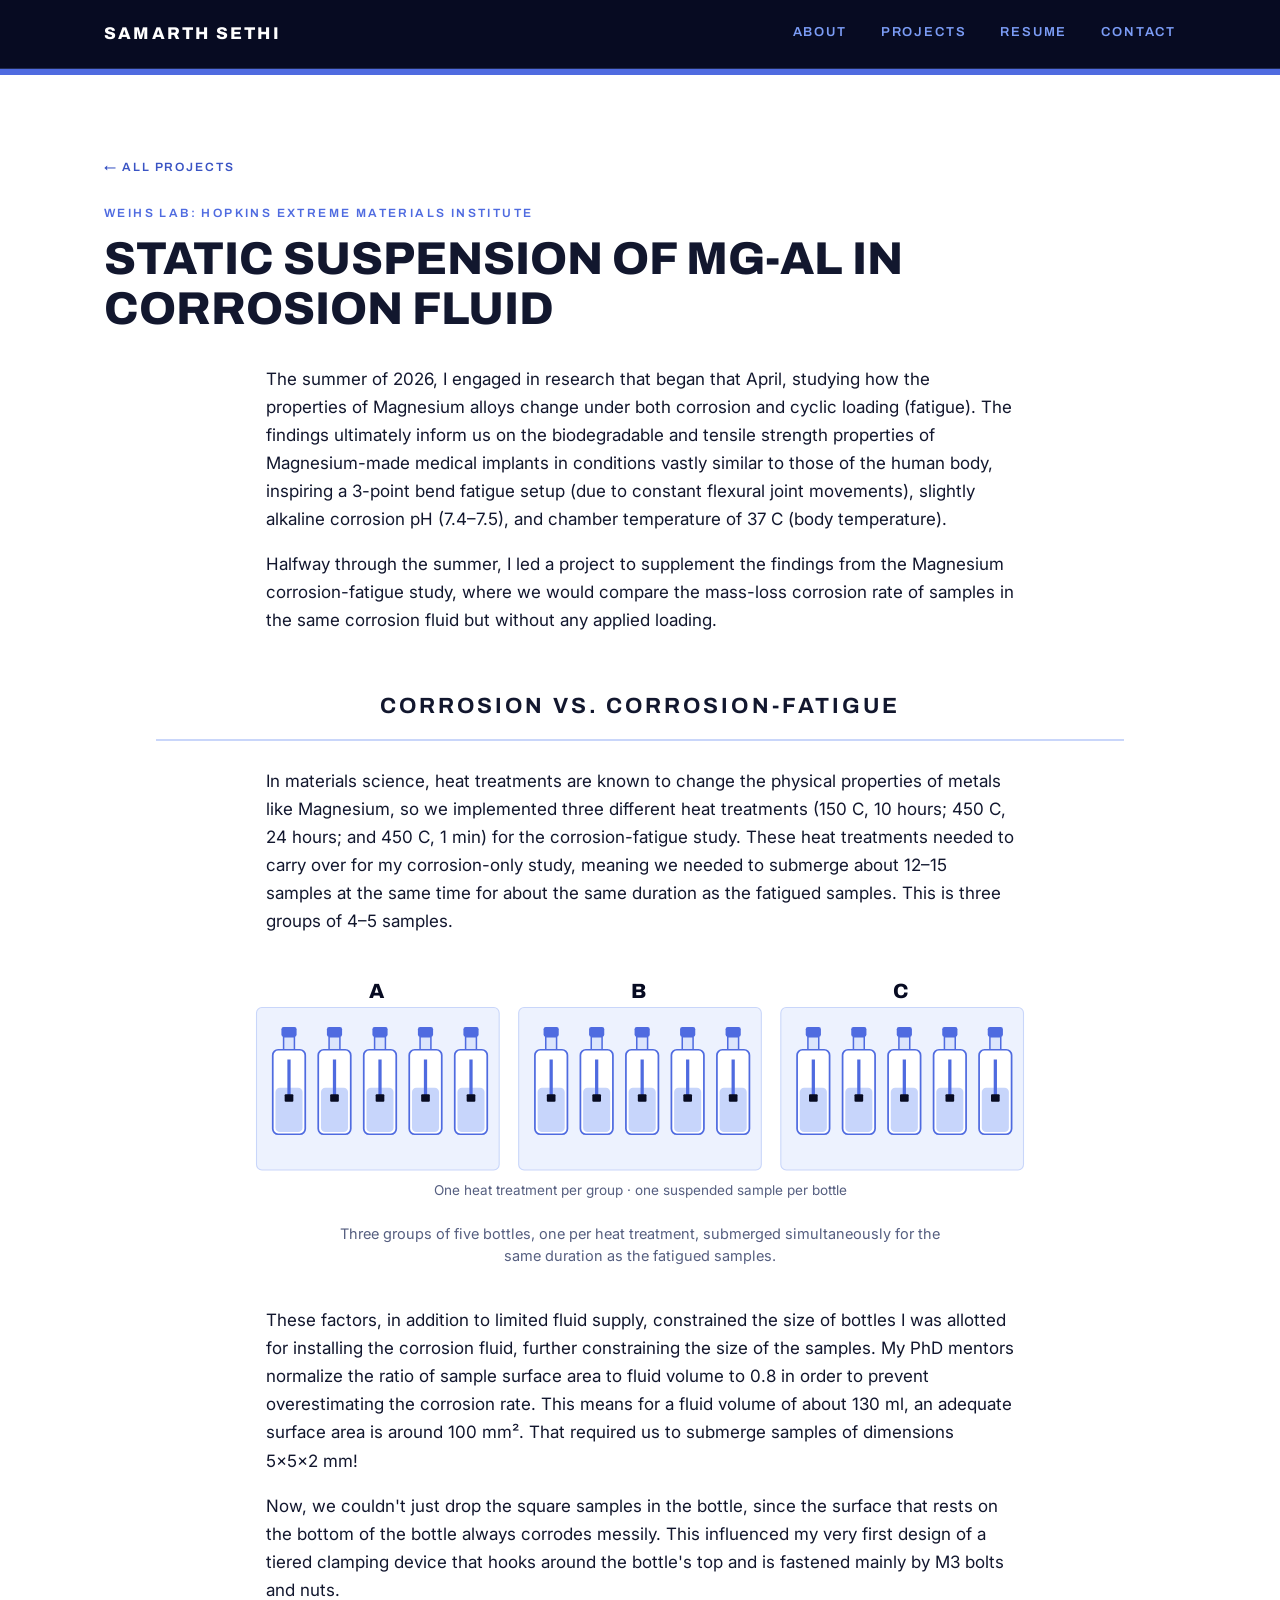
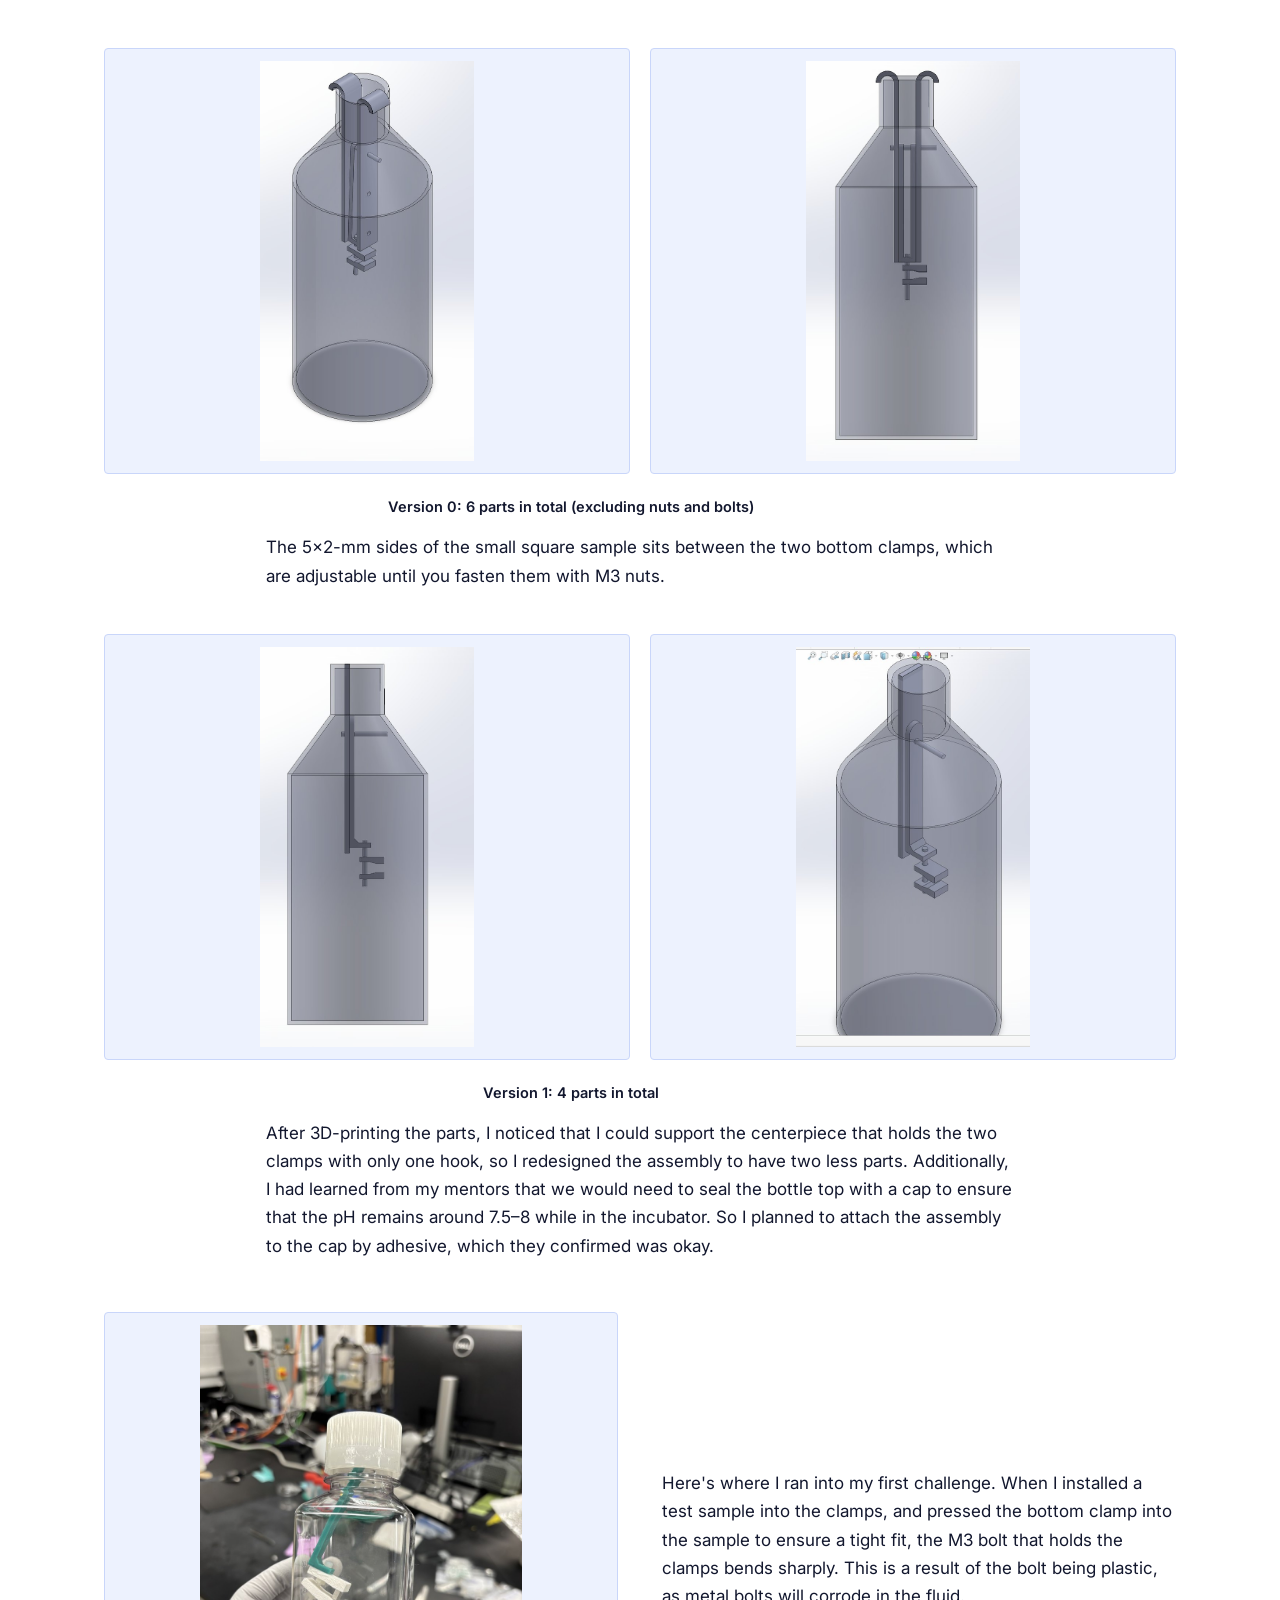
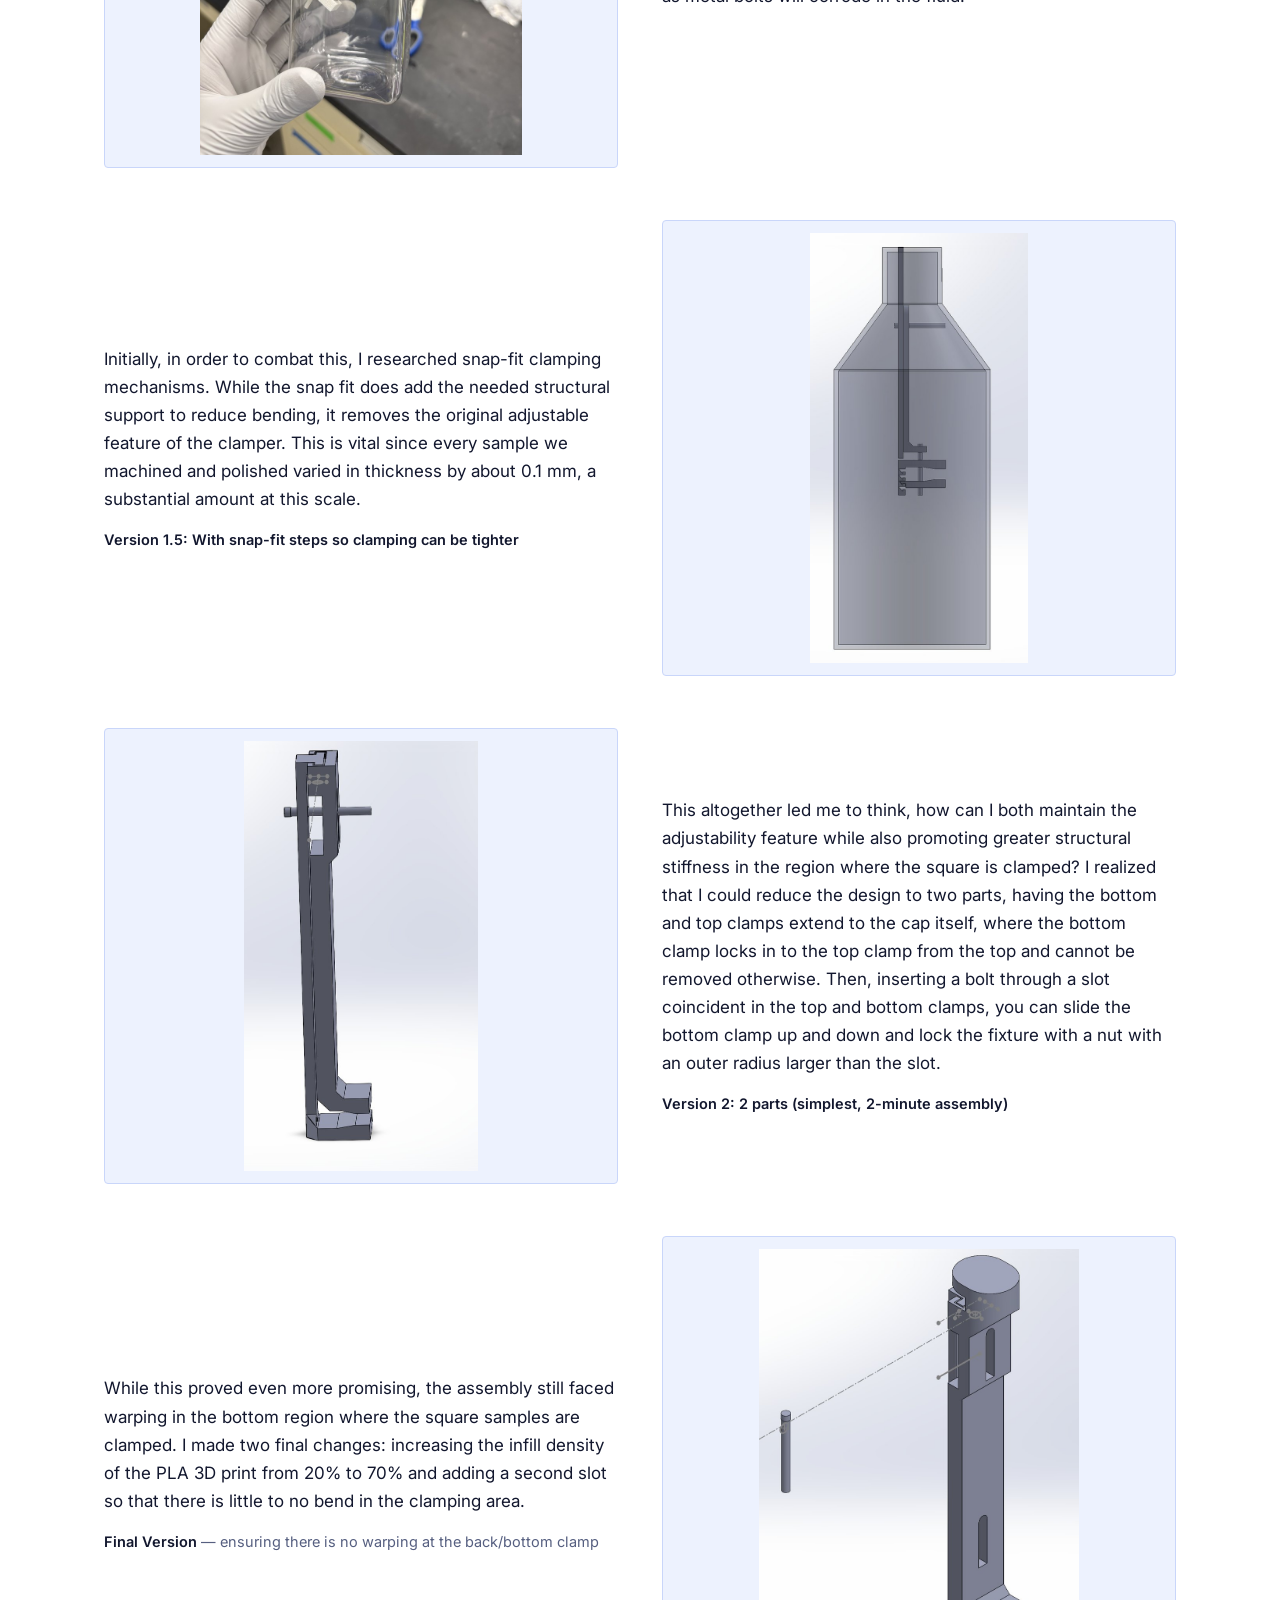
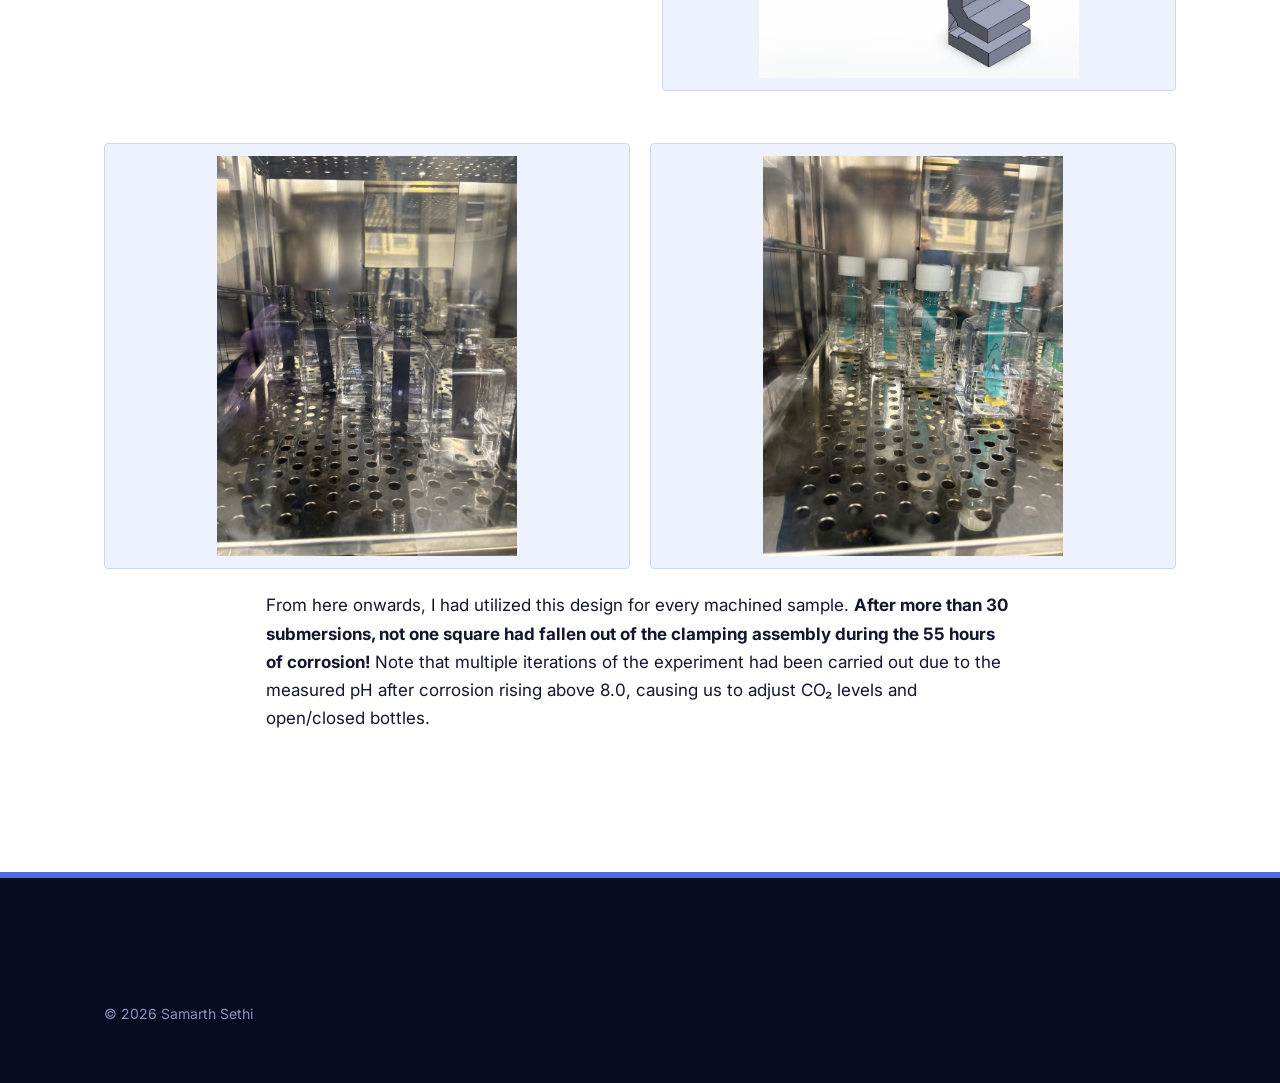
<file: projects/mg-al-static-suspension.html>
<!DOCTYPE html>
<html lang="en">
<head>
<meta charset="UTF-8">
<meta name="viewport" content="width=device-width, initial-scale=1.0">
<title>Static Suspension of Mg-Al in Corrosion Fluid | Samarth Sethi</title>
<link rel="preconnect" href="https://fonts.googleapis.com">
<link rel="preconnect" href="https://fonts.gstatic.com" crossorigin>
<link href="https://fonts.googleapis.com/css2?family=Archivo:wght@500;600;700;800&family=Inter:wght@400;500;600&display=swap" rel="stylesheet">
<link rel="stylesheet" href="../css/styles.css?v=c7667735">
</head>
<body>

<header class="topbar">
  <div class="topbar-inner">
    <a class="wordmark" href="../index.html">SAMARTH SETHI</a>
    <nav class="nav" aria-label="Main">
      <a href="../index.html#about">About</a>
      <a href="../index.html#projects">Projects</a>
      <a href="../index.html#resume">Resume</a>
      <a href="../index.html#contact">Contact</a>
    </nav>
  </div>
</header>

<div class="rule"></div>

<main class="detail">
  <div class="wrap">
    <a class="back-link" href="../index.html#projects">&larr; All projects</a>
    <p class="detail-org">Weihs Lab: Hopkins Extreme Materials Institute</p>
    <h1 class="detail-title">Static Suspension of Mg-Al in Corrosion Fluid</h1>

    <div class="prose">
      <p>The summer of 2026, I engaged in research that began that April, studying how the properties of Magnesium alloys change under both corrosion and cyclic loading (fatigue). The findings ultimately inform us on the biodegradable and tensile strength properties of Magnesium-made medical implants in conditions vastly similar to those of the human body, inspiring a 3-point bend fatigue setup (due to constant flexural joint movements), slightly alkaline corrosion pH (7.4&ndash;7.5), and chamber temperature of 37&nbsp;C (body temperature).</p>
      <p>Halfway through the summer, I led a project to supplement the findings from the Magnesium corrosion-fatigue study, where we would compare the mass-loss corrosion rate of samples in the same corrosion fluid but without any applied loading.</p>
    </div>

    <h2 class="subhead">Corrosion vs. Corrosion-Fatigue</h2>

    <div class="prose">
      <p>In materials science, heat treatments are known to change the physical properties of metals like Magnesium, so we implemented three different heat treatments (150&nbsp;C, 10 hours; 450&nbsp;C, 24 hours; and 450&nbsp;C, 1 min) for the corrosion-fatigue study. These heat treatments needed to carry over for my corrosion-only study, meaning we needed to submerge about 12&ndash;15 samples at the same time for about the same duration as the fatigued samples. This is three groups of 4&ndash;5 samples.</p>
    </div>

    <figure class="graphic">
      <svg viewBox="0 0 720 216" xmlns="http://www.w3.org/2000/svg" role="img"
           aria-label="Three groups labelled A, B and C, each holding five bottles of corrosion fluid with one suspended sample per bottle.">
        <defs>
          <g id="bottle">
            <rect x="9"  y="0"  width="14" height="9"  rx="2"   fill="#4F6BE0"/>
            <rect x="11" y="9"  width="10" height="12"          fill="#DCE5FC" stroke="#4F6BE0" stroke-width="1.4"/>
            <rect x="1"  y="21" width="30" height="78" rx="5"   fill="#FFFFFF" stroke="#4F6BE0" stroke-width="1.6"/>
            <rect x="3.5" y="56" width="25" height="41" rx="4"  fill="#7B9CF5" opacity="0.42"/>
            <rect x="14.5" y="30" width="3" height="34"         fill="#4F6BE0"/>
            <rect x="12"  y="62" width="8"  height="7"  rx="1"  fill="#070B22"/>
          </g>
        </defs>

        <!-- Group A -->
        <rect x="6" y="30" width="224" height="150" rx="5" fill="#EDF2FE" stroke="#C9D6FA"/>
        <text x="118" y="21" text-anchor="middle" fill="#070B22"
              font-family="Archivo, sans-serif" font-size="19" font-weight="800" letter-spacing="3">A</text>
        <use href="#bottle" x="20"  y="48"/><use href="#bottle" x="62"  y="48"/>
        <use href="#bottle" x="104" y="48"/><use href="#bottle" x="146" y="48"/>
        <use href="#bottle" x="188" y="48"/>

        <!-- Group B -->
        <rect x="248" y="30" width="224" height="150" rx="5" fill="#EDF2FE" stroke="#C9D6FA"/>
        <text x="360" y="21" text-anchor="middle" fill="#070B22"
              font-family="Archivo, sans-serif" font-size="19" font-weight="800" letter-spacing="3">B</text>
        <use href="#bottle" x="262" y="48"/><use href="#bottle" x="304" y="48"/>
        <use href="#bottle" x="346" y="48"/><use href="#bottle" x="388" y="48"/>
        <use href="#bottle" x="430" y="48"/>

        <!-- Group C -->
        <rect x="490" y="30" width="224" height="150" rx="5" fill="#EDF2FE" stroke="#C9D6FA"/>
        <text x="602" y="21" text-anchor="middle" fill="#070B22"
              font-family="Archivo, sans-serif" font-size="19" font-weight="800" letter-spacing="3">C</text>
        <use href="#bottle" x="504" y="48"/><use href="#bottle" x="546" y="48"/>
        <use href="#bottle" x="588" y="48"/><use href="#bottle" x="630" y="48"/>
        <use href="#bottle" x="672" y="48"/>

        <text x="360" y="203" text-anchor="middle" fill="#565F80"
              font-family="Inter, sans-serif" font-size="12.5">One heat treatment per group &#183; one suspended sample per bottle</text>
      </svg>
      <figcaption class="fig-cap">Three groups of five bottles, one per heat treatment, submerged simultaneously for the same duration as the fatigued samples.</figcaption>
    </figure>

    <div class="prose">
      <p>These factors, in addition to limited fluid supply, constrained the size of bottles I was allotted for installing the corrosion fluid, further constraining the size of the samples. My PhD mentors normalize the ratio of sample surface area to fluid volume to 0.8 in order to prevent overestimating the corrosion rate. This means for a fluid volume of about 130&nbsp;ml, an adequate surface area is around 100&nbsp;mm&sup2;. That required us to submerge samples of dimensions 5&times;5&times;2&nbsp;mm!</p>
      <p>Now, we couldn't just drop the square samples in the bottle, since the surface that rests on the bottom of the bottle always corrodes messily. This influenced my very first design of a tiered clamping device that hooks around the bottle's top and is fastened mainly by M3 bolts and nuts.</p>
    </div>

    <div class="fig-row">
      <div class="fig-row-imgs">
        <div class="fig-frame"><img src="../images/static-suspension/v0-round.jpg" alt="CAD render of the version 0 clamping assembly suspended inside a round bottle"></div>
        <div class="fig-frame"><img src="../images/static-suspension/v0-square.jpg" alt="CAD render of the version 0 clamping assembly suspended inside a square media bottle"></div>
      </div>
      <div class="fig-row-text">
        <p class="fig-cap"><strong>Version 0: 6 parts in total (excluding nuts and bolts)</strong></p>
        <p>The 5&times;2-mm sides of the small square sample sits between the two bottom clamps, which are adjustable until you fasten them with M3 nuts.</p>
      </div>
    </div>

    <div class="fig-row">
      <div class="fig-row-imgs">
        <div class="fig-frame"><img src="../images/static-suspension/v1-square.jpg" alt="CAD render of the version 1 four-part assembly inside a square media bottle"></div>
        <div class="fig-frame"><img src="../images/static-suspension/v1-round.jpg" alt="CAD render of the version 1 four-part assembly inside a round bottle"></div>
      </div>
      <div class="fig-row-text">
        <p class="fig-cap"><strong>Version 1: 4 parts in total</strong></p>
        <p>After 3D-printing the parts, I noticed that I could support the centerpiece that holds the two clamps with only one hook, so I redesigned the assembly to have two less parts. Additionally, I had learned from my mentors that we would need to seal the bottle top with a cap to ensure that the pH remains around 7.5&ndash;8 while in the incubator. So I planned to attach the assembly to the cap by adhesive, which they confirmed was okay.</p>
      </div>
    </div>

    <div class="fig-split">
      <div class="fig-media">
        <div class="fig-frame"><img src="../images/static-suspension/bolt-bending.jpg" alt="Gloved hand holding a media bottle with the printed clamping assembly installed"></div>
      </div>
      <div class="fig-text">
        <p>Here's where I ran into my first challenge. When I installed a test sample into the clamps, and pressed the bottom clamp into the sample to ensure a tight fit, the M3 bolt that holds the clamps bends sharply. This is a result of the bolt being plastic, as metal bolts will corrode in the fluid.</p>
      </div>
    </div>

    <div class="fig-split is-flipped">
      <div class="fig-media">
        <div class="fig-frame"><img src="../images/static-suspension/v15-snapfit.jpg" alt="CAD render of the version 1.5 assembly with snap-fit steps on the clamp"></div>
      </div>
      <div class="fig-text">
        <p>Initially, in order to combat this, I researched snap-fit clamping mechanisms. While the snap fit does add the needed structural support to reduce bending, it removes the original adjustable feature of the clamper. This is vital since every sample we machined and polished varied in thickness by about 0.1&nbsp;mm, a substantial amount at this scale.</p>
        <p class="fig-cap"><strong>Version 1.5: With snap-fit steps so clamping can be tighter</strong></p>
      </div>
    </div>

    <div class="fig-split">
      <div class="fig-media">
        <div class="fig-frame"><img src="../images/static-suspension/final-version.jpg" alt="CAD render of the two-part final clamp design with a sliding slot"></div>
      </div>
      <div class="fig-text">
        <p>This altogether led me to think, how can I both maintain the adjustability feature while also promoting greater structural stiffness in the region where the square is clamped? I realized that I could reduce the design to two parts, having the bottom and top clamps extend to the cap itself, where the bottom clamp locks in to the top clamp from the top and cannot be removed otherwise. Then, inserting a bolt through a slot coincident in the top and bottom clamps, you can slide the bottom clamp up and down and lock the fixture with a nut with an outer radius larger than the slot.</p>
        <p class="fig-cap"><strong>Version 2: 2 parts (simplest, 2-minute assembly)</strong></p>
      </div>
    </div>

    <div class="fig-split is-flipped">
      <div class="fig-media">
        <div class="fig-frame"><img src="../images/static-suspension/final-final.jpg" alt="CAD render of the final assembly with a second slot added to prevent warping"></div>
      </div>
      <div class="fig-text">
        <p>While this proved even more promising, the assembly still faced warping in the bottom region where the square samples are clamped. I made two final changes: increasing the infill density of the PLA 3D print from 20% to 70% and adding a second slot so that there is little to no bend in the clamping area.</p>
        <p class="fig-cap"><strong>Final Version</strong> &mdash; ensuring there is no warping at the back/bottom clamp</p>
      </div>
    </div>

    <div class="fig-row">
      <div class="fig-row-imgs">
        <div class="fig-frame"><img src="../images/static-suspension/incubator-a.jpg" alt="Bottles with clamped samples suspended in corrosion fluid inside the incubator"></div>
        <div class="fig-frame"><img src="../images/static-suspension/incubator-b.jpg" alt="Close view of labelled bottles holding suspended samples in the incubator"></div>
      </div>
      <div class="fig-row-text">
        <p>From here onwards, I had utilized this design for every machined sample. <strong>After more than 30 submersions, not one square had fallen out of the clamping assembly during the 55 hours of corrosion!</strong> Note that multiple iterations of the experiment had been carried out due to the measured pH after corrosion rising above 8.0, causing us to adjust CO&#8322; levels and open/closed bottles.</p>
      </div>
    </div>

  </div>
</main>

<footer class="footer">
  <div class="wrap">
    <p class="copyright">&copy; 2026 Samarth Sethi</p>
  </div>
</footer>

</body>
</html>
</file>
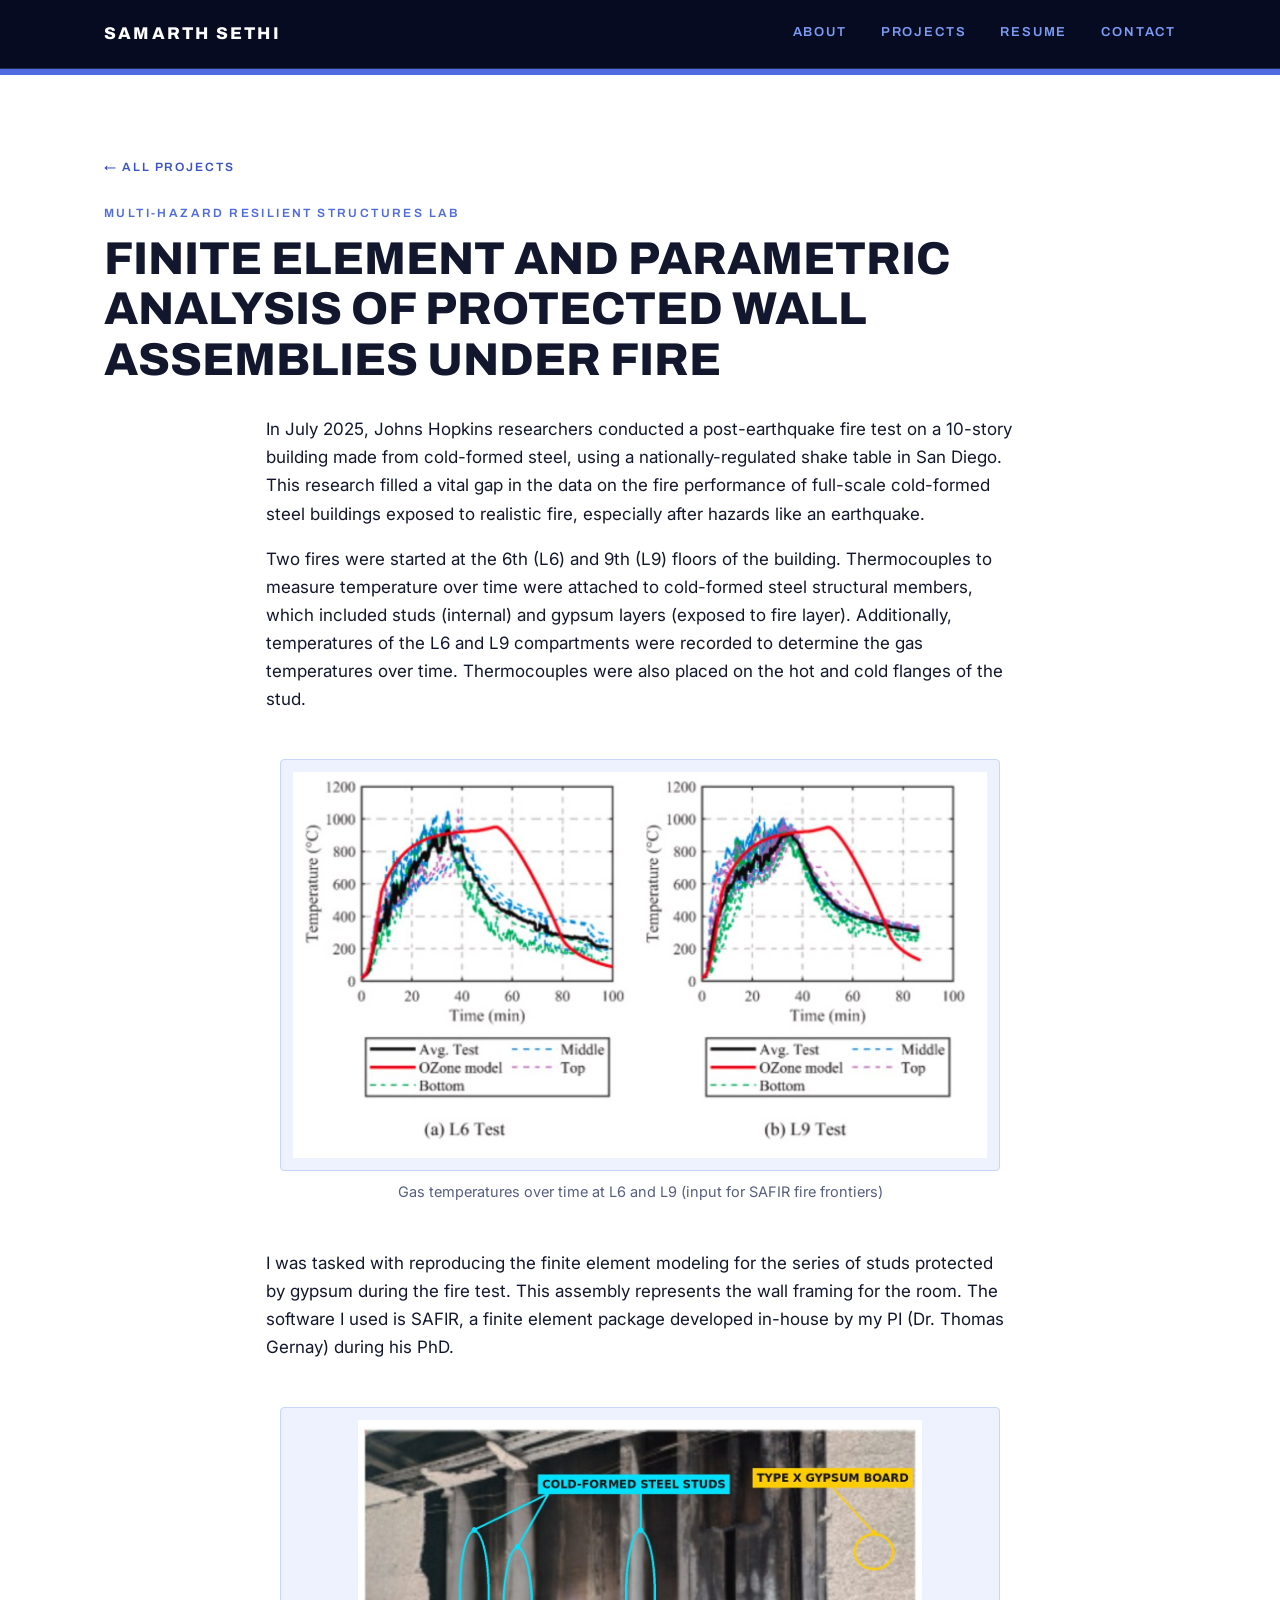
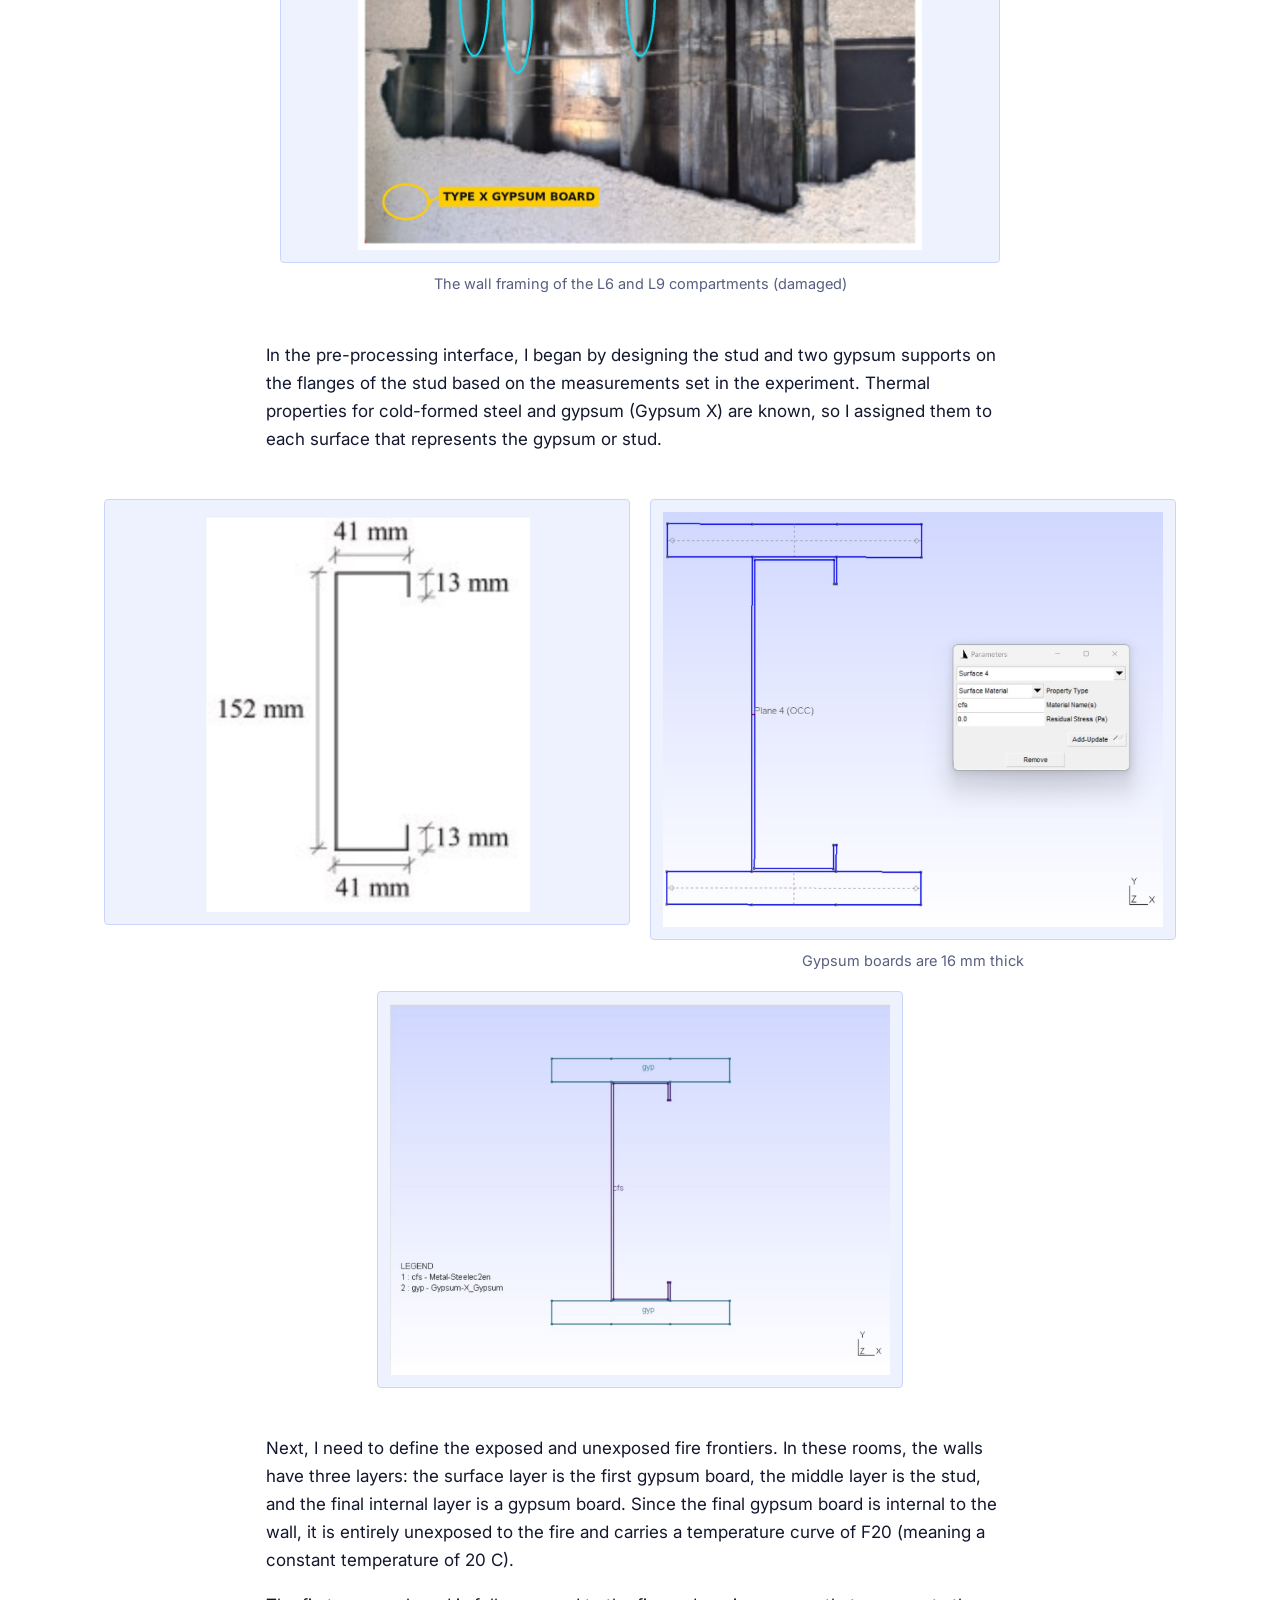
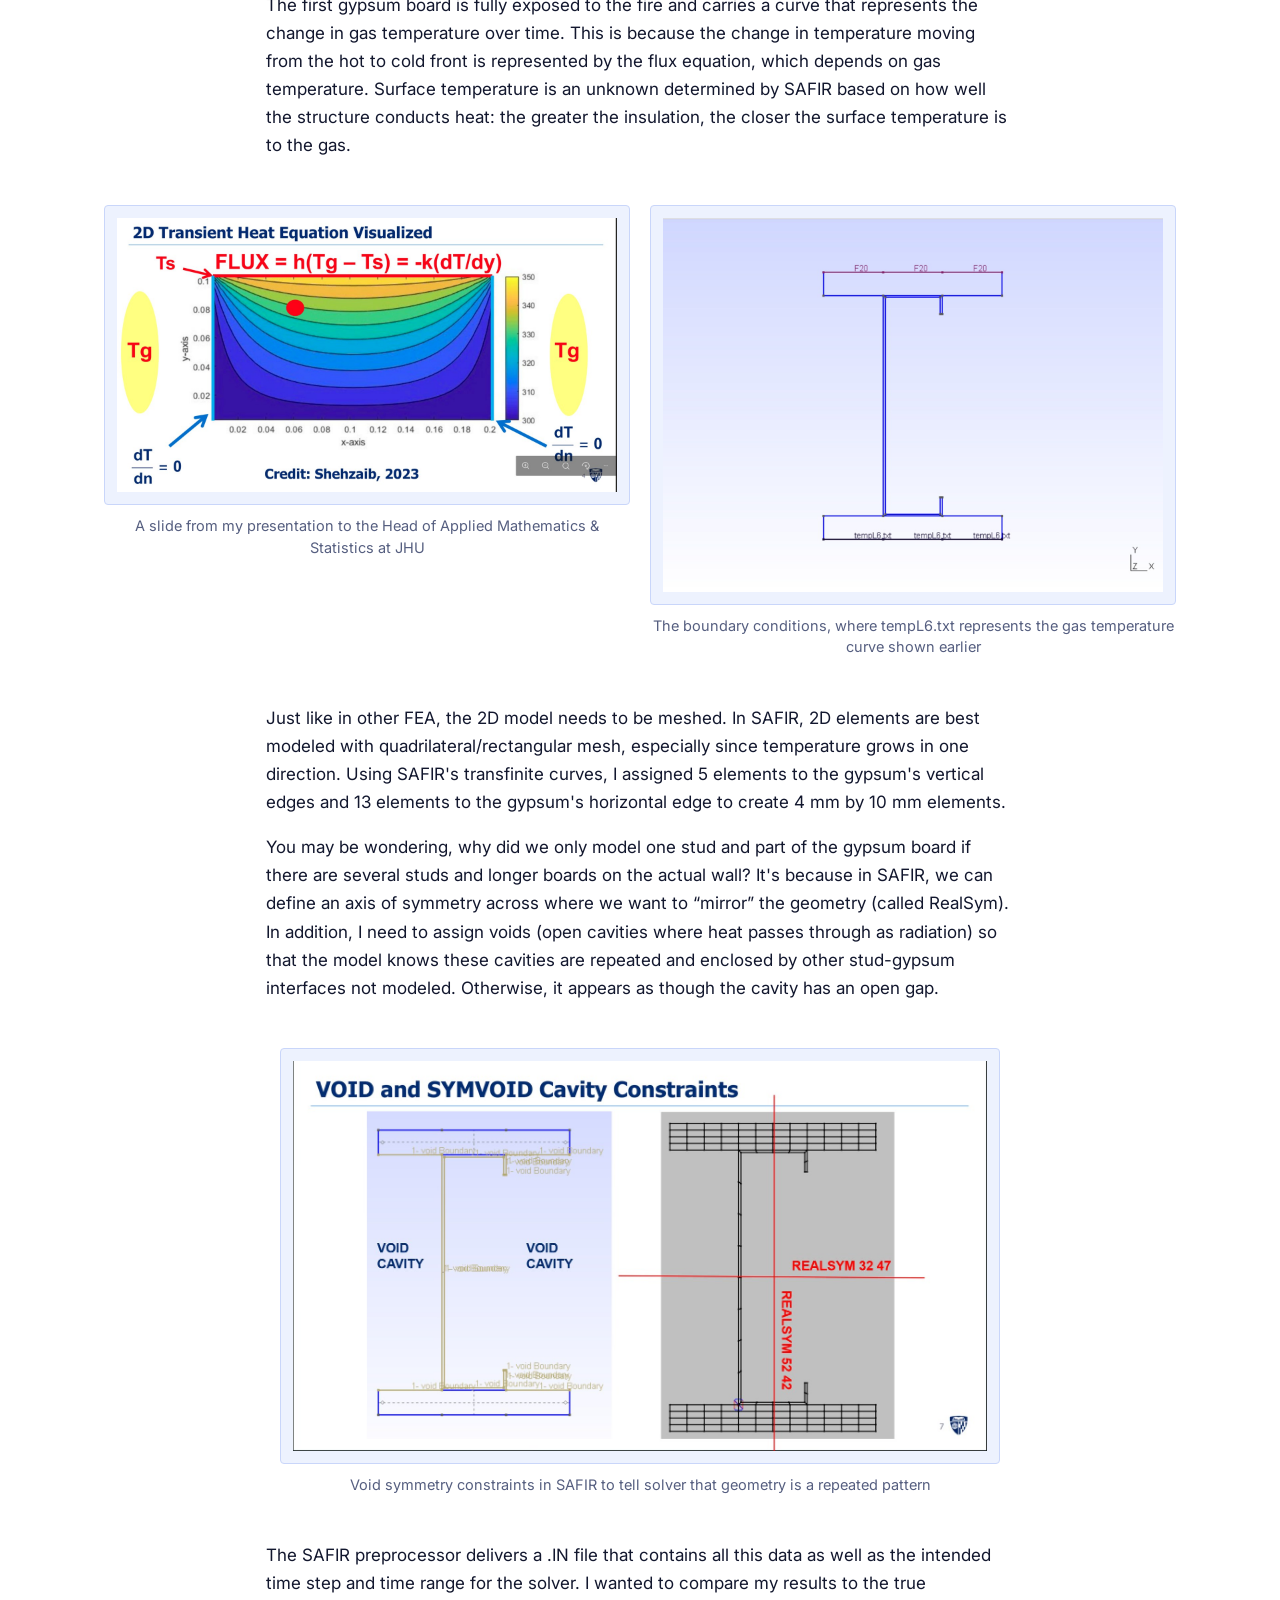
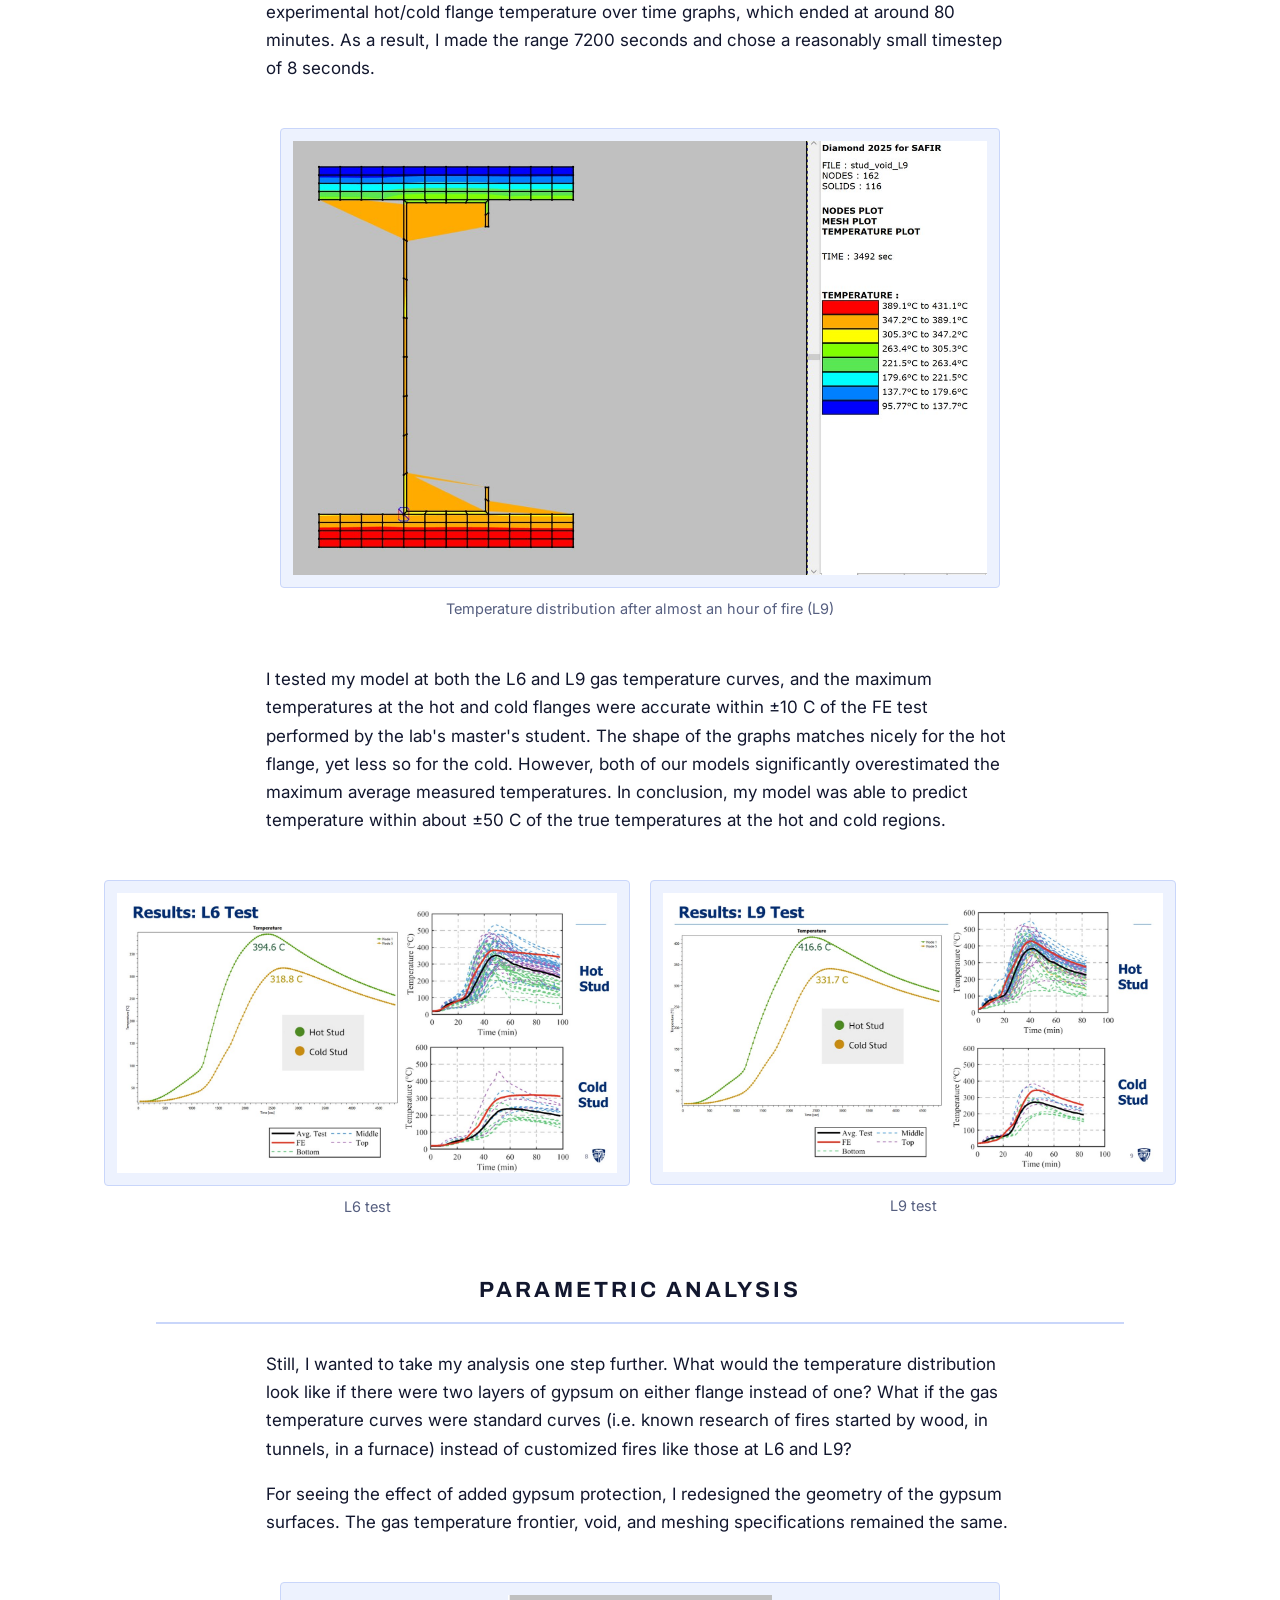
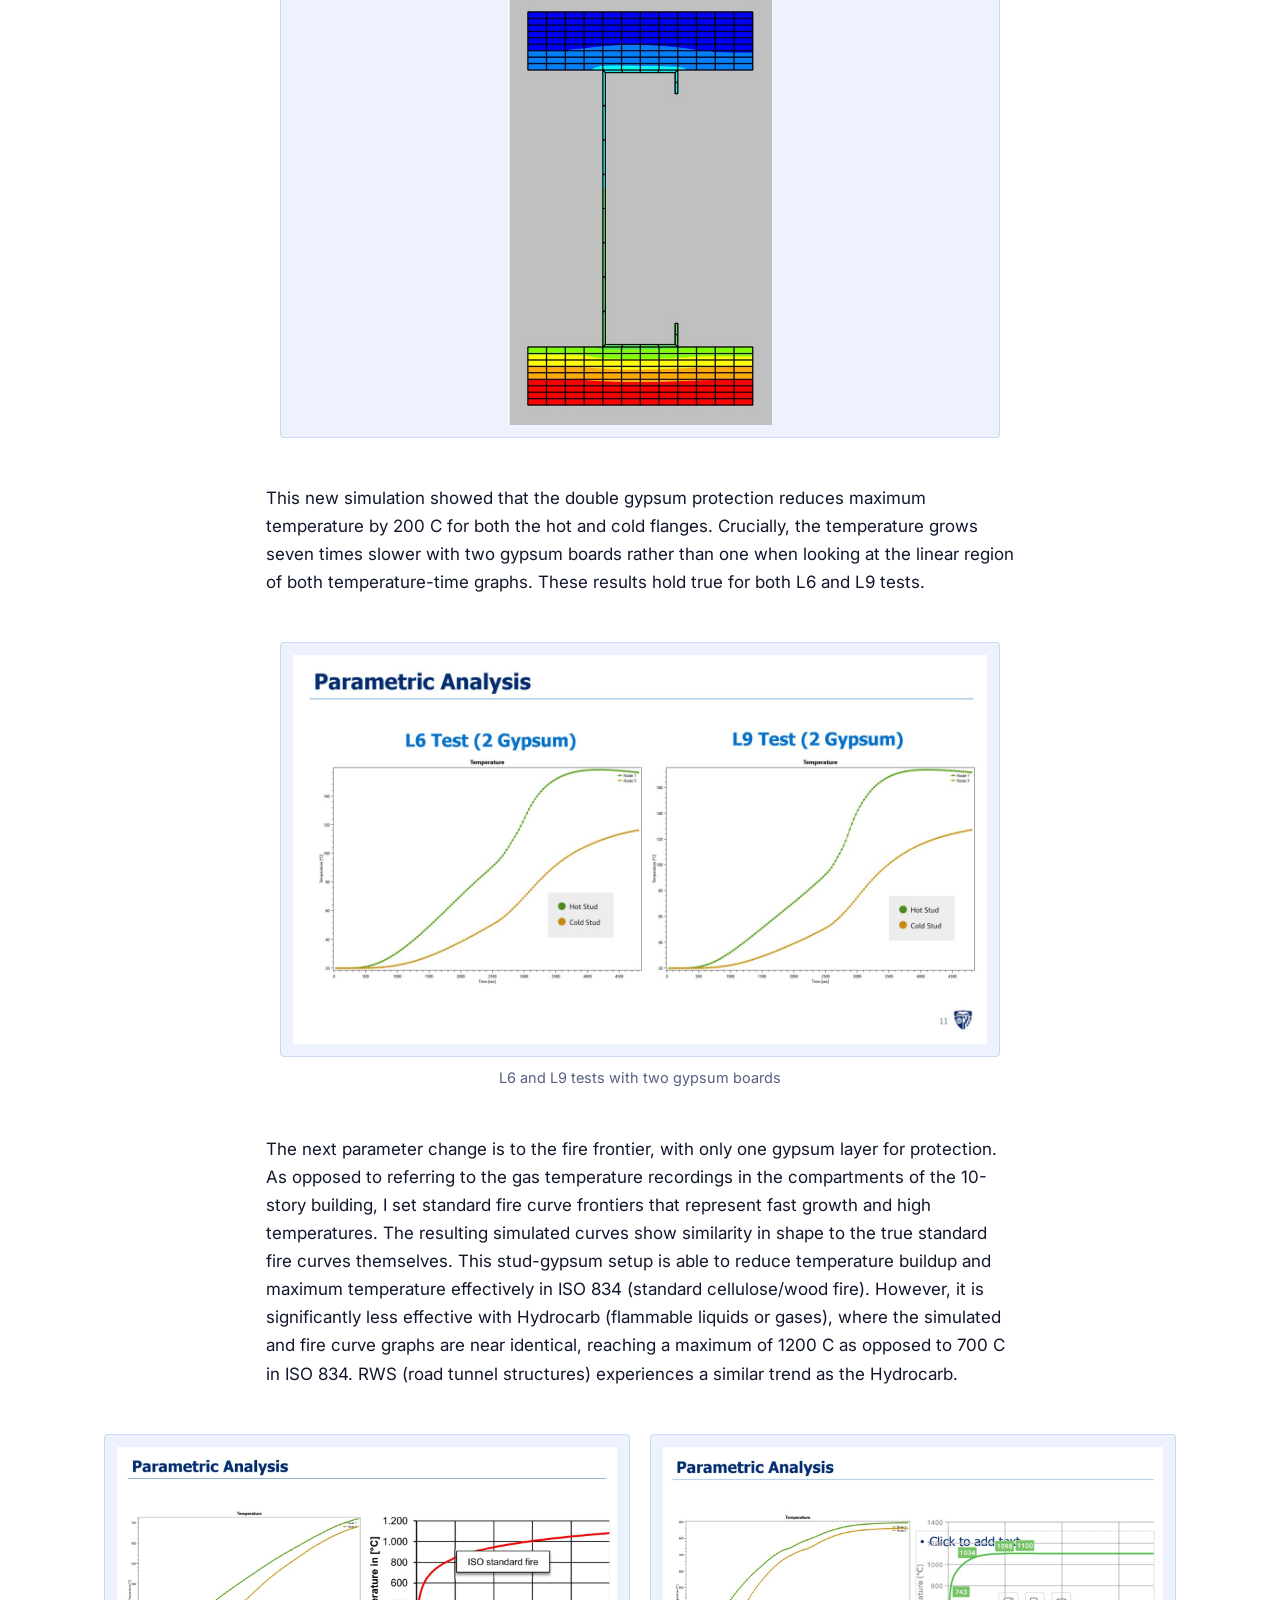
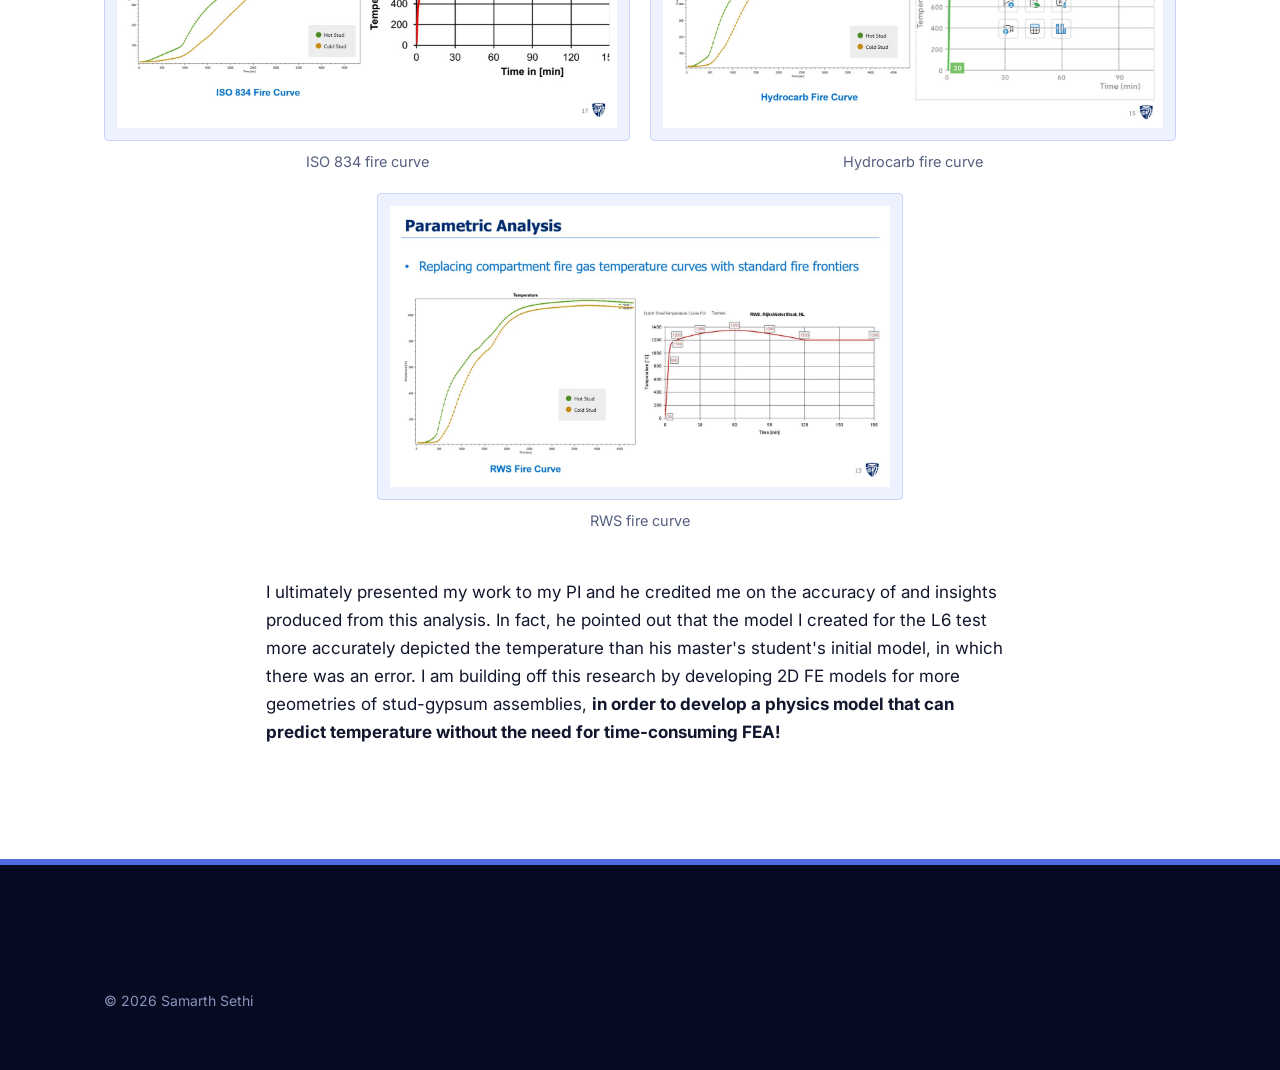
<file: projects/thermal-wall-assemblies.html>
<!DOCTYPE html>
<html lang="en">
<head>
<meta charset="UTF-8">
<meta name="viewport" content="width=device-width, initial-scale=1.0">
<title>Finite Element and Parametric Analysis of Protected Wall Assemblies Under Fire | Samarth Sethi</title>
<link rel="preconnect" href="https://fonts.googleapis.com">
<link rel="preconnect" href="https://fonts.gstatic.com" crossorigin>
<link href="https://fonts.googleapis.com/css2?family=Archivo:wght@500;600;700;800&family=Inter:wght@400;500;600&display=swap" rel="stylesheet">
<link rel="stylesheet" href="../css/styles.css?v=c7667735">
</head>
<body>

<header class="topbar">
  <div class="topbar-inner">
    <a class="wordmark" href="../index.html">SAMARTH SETHI</a>
    <nav class="nav" aria-label="Main">
      <a href="../index.html#about">About</a>
      <a href="../index.html#projects">Projects</a>
      <a href="../index.html#resume">Resume</a>
      <a href="../index.html#contact">Contact</a>
    </nav>
  </div>
</header>

<div class="rule"></div>

<main class="detail">
  <div class="wrap">
    <a class="back-link" href="../index.html#projects">&larr; All projects</a>
    <p class="detail-org">Multi-Hazard Resilient Structures Lab</p>
    <h1 class="detail-title">Finite Element and Parametric Analysis of Protected Wall Assemblies Under Fire</h1>

    <div class="prose">
      <p>In July 2025, Johns Hopkins researchers conducted a post-earthquake fire test on a 10-story building made from cold-formed steel, using a nationally-regulated shake table in San Diego. This research filled a vital gap in the data on the fire performance of full-scale cold-formed steel buildings exposed to realistic fire, especially after hazards like an earthquake.</p>
      <p>Two fires were started at the 6th (L6) and 9th (L9) floors of the building. Thermocouples to measure temperature over time were attached to cold-formed steel structural members, which included studs (internal) and gypsum layers (exposed to fire layer). Additionally, temperatures of the L6 and L9 compartments were recorded to determine the gas temperatures over time. Thermocouples were also placed on the hot and cold flanges of the stud.</p>
    </div>

    <div class="fig-block fig-solo">
      <figure class="fig-cell">
        <div class="fig-frame is-wide"><img src="../images/wall-fire/gas-temps.jpg" alt="Temperature versus time plots of recorded gas temperatures for the L6 and L9 compartment tests"></div>
        <figcaption class="fig-cap">Gas temperatures over time at L6 and L9 (input for SAFIR fire frontiers)</figcaption>
      </figure>
    </div>

    <div class="prose">
      <p>I was tasked with reproducing the finite element modeling for the series of studs protected by gypsum during the fire test. This assembly represents the wall framing for the room. The software I used is SAFIR, a finite element package developed in-house by my PI (Dr. Thomas Gernay) during his PhD.</p>
    </div>

    <div class="fig-block fig-solo">
      <figure class="fig-cell">
        <div class="fig-frame"><img src="../images/wall-fire/wall-framing.jpg" alt="Photograph of the damaged wall framing showing cold-formed steel studs and Type X gypsum board"></div>
        <figcaption class="fig-cap">The wall framing of the L6 and L9 compartments (damaged)</figcaption>
      </figure>
    </div>

    <div class="prose">
      <p>In the pre-processing interface, I began by designing the stud and two gypsum supports on the flanges of the stud based on the measurements set in the experiment. Thermal properties for cold-formed steel and gypsum (Gypsum X) are known, so I assigned them to each surface that represents the gypsum or stud.</p>
    </div>

    <div class="fig-block">
      <div class="fig-grid2">
        <figure class="fig-cell">
          <div class="fig-frame"><img src="../images/wall-fire/stud-dimensions.jpg" alt="Dimensioned cross-section of the demising wall stud: 152 mm web, 41 mm flanges, 13 mm lips"></div>
        </figure>
        <figure class="fig-cell">
          <div class="fig-frame is-wide"><img src="../images/wall-fire/safir-geometry.jpg" alt="SAFIR pre-processor showing the stud and gypsum board geometry with the surface property dialog open"></div>
          <figcaption class="fig-cap">Gypsum boards are 16&nbsp;mm thick</figcaption>
        </figure>
      </div>
      <div class="fig-remainder">
        <figure class="fig-cell">
          <div class="fig-frame is-wide"><img src="../images/wall-fire/safir-materials.jpg" alt="SAFIR geometry with materials assigned to the steel stud and gypsum surfaces"></div>
        </figure>
      </div>
    </div>

    <div class="prose">
      <p>Next, I need to define the exposed and unexposed fire frontiers. In these rooms, the walls have three layers: the surface layer is the first gypsum board, the middle layer is the stud, and the final internal layer is a gypsum board. Since the final gypsum board is internal to the wall, it is entirely unexposed to the fire and carries a temperature curve of F20 (meaning a constant temperature of 20&nbsp;C).</p>
      <p>The first gypsum board is fully exposed to the fire and carries a curve that represents the change in gas temperature over time. This is because the change in temperature moving from the hot to cold front is represented by the flux equation, which depends on gas temperature. Surface temperature is an unknown determined by SAFIR based on how well the structure conducts heat: the greater the insulation, the closer the surface temperature is to the gas.</p>
    </div>

    <div class="fig-block">
      <div class="fig-grid2">
        <figure class="fig-cell">
          <div class="fig-frame is-wide"><img src="../images/wall-fire/heat-equation.jpg" alt="Presentation slide visualising the 2D transient heat equation and the flux boundary condition"></div>
          <figcaption class="fig-cap">A slide from my presentation to the Head of Applied Mathematics &amp; Statistics at JHU</figcaption>
        </figure>
        <figure class="fig-cell">
          <div class="fig-frame is-wide"><img src="../images/wall-fire/boundary-conditions.jpg" alt="SAFIR model with the exposed and unexposed fire frontiers assigned to the gypsum surfaces"></div>
          <figcaption class="fig-cap">The boundary conditions, where tempL6.txt represents the gas temperature curve shown earlier</figcaption>
        </figure>
      </div>
    </div>

    <div class="prose">
      <p>Just like in other FEA, the 2D model needs to be meshed. In SAFIR, 2D elements are best modeled with quadrilateral/rectangular mesh, especially since temperature grows in one direction. Using SAFIR's transfinite curves, I assigned 5 elements to the gypsum's vertical edges and 13 elements to the gypsum's horizontal edge to create 4&nbsp;mm by 10&nbsp;mm elements.</p>
      <p>You may be wondering, why did we only model one stud and part of the gypsum board if there are several studs and longer boards on the actual wall? It's because in SAFIR, we can define an axis of symmetry across where we want to &ldquo;mirror&rdquo; the geometry (called RealSym). In addition, I need to assign voids (open cavities where heat passes through as radiation) so that the model knows these cavities are repeated and enclosed by other stud-gypsum interfaces not modeled. Otherwise, it appears as though the cavity has an open gap.</p>
    </div>

    <div class="fig-block fig-solo">
      <figure class="fig-cell">
        <div class="fig-frame is-wide"><img src="../images/wall-fire/void-symvoid.jpg" alt="Slide explaining the VOID and SYMVOID cavity constraints and the RealSym axis of symmetry"></div>
        <figcaption class="fig-cap">Void symmetry constraints in SAFIR to tell solver that geometry is a repeated pattern</figcaption>
      </figure>
    </div>

    <div class="prose">
      <p>The SAFIR preprocessor delivers a .IN file that contains all this data as well as the intended time step and time range for the solver. I wanted to compare my results to the true experimental hot/cold flange temperature over time graphs, which ended at around 80 minutes. As a result, I made the range 7200 seconds and chose a reasonably small timestep of 8 seconds.</p>
    </div>

    <div class="fig-block fig-solo">
      <figure class="fig-cell">
        <div class="fig-frame is-wide"><img src="../images/wall-fire/temp-distribution.jpg" alt="SAFIR temperature contour plot across the stud and gypsum assembly after nearly an hour of fire"></div>
        <figcaption class="fig-cap">Temperature distribution after almost an hour of fire (L9)</figcaption>
      </figure>
    </div>

    <div class="prose">
      <p>I tested my model at both the L6 and L9 gas temperature curves, and the maximum temperatures at the hot and cold flanges were accurate within &plusmn;10&nbsp;C of the FE test performed by the lab's master's student. The shape of the graphs matches nicely for the hot flange, yet less so for the cold. However, both of our models significantly overestimated the maximum average measured temperatures. In conclusion, my model was able to predict temperature within about &plusmn;50&nbsp;C of the true temperatures at the hot and cold regions.</p>
    </div>

    <div class="fig-block">
      <div class="fig-grid2">
        <figure class="fig-cell">
          <div class="fig-frame is-wide"><img src="../images/wall-fire/results-l6.jpg" alt="Simulated hot and cold stud temperatures compared against the measured L6 test data"></div>
          <figcaption class="fig-cap">L6 test</figcaption>
        </figure>
        <figure class="fig-cell">
          <div class="fig-frame is-wide"><img src="../images/wall-fire/results-l9.jpg" alt="Simulated hot and cold stud temperatures compared against the measured L9 test data"></div>
          <figcaption class="fig-cap">L9 test</figcaption>
        </figure>
      </div>
    </div>

    <h2 class="subhead">Parametric Analysis</h2>

    <div class="prose">
      <p>Still, I wanted to take my analysis one step further. What would the temperature distribution look like if there were two layers of gypsum on either flange instead of one? What if the gas temperature curves were standard curves (i.e. known research of fires started by wood, in tunnels, in a furnace) instead of customized fires like those at L6 and L9?</p>
      <p>For seeing the effect of added gypsum protection, I redesigned the geometry of the gypsum surfaces. The gas temperature frontier, void, and meshing specifications remained the same.</p>
    </div>

    <div class="fig-block fig-solo">
      <div class="fig-frame"><img src="../images/wall-fire/double-gypsum-geometry.jpg" alt="Meshed SAFIR geometry with two layers of gypsum board on either flange of the stud"></div>
    </div>

    <div class="prose">
      <p>This new simulation showed that the double gypsum protection reduces maximum temperature by 200&nbsp;C for both the hot and cold flanges. Crucially, the temperature grows seven times slower with two gypsum boards rather than one when looking at the linear region of both temperature-time graphs. These results hold true for both L6 and L9 tests.</p>
    </div>

    <div class="fig-block fig-solo">
      <figure class="fig-cell">
        <div class="fig-frame is-wide"><img src="../images/wall-fire/results-2gypsum.jpg" alt="Hot and cold stud temperature curves for the L6 and L9 tests with two gypsum layers"></div>
        <figcaption class="fig-cap">L6 and L9 tests with two gypsum boards</figcaption>
      </figure>
    </div>

    <div class="prose">
      <p>The next parameter change is to the fire frontier, with only one gypsum layer for protection. As opposed to referring to the gas temperature recordings in the compartments of the 10-story building, I set standard fire curve frontiers that represent fast growth and high temperatures. The resulting simulated curves show similarity in shape to the true standard fire curves themselves. This stud-gypsum setup is able to reduce temperature buildup and maximum temperature effectively in ISO 834 (standard cellulose/wood fire). However, it is significantly less effective with Hydrocarb (flammable liquids or gases), where the simulated and fire curve graphs are near identical, reaching a maximum of 1200&nbsp;C as opposed to 700&nbsp;C in ISO 834. RWS (road tunnel structures) experiences a similar trend as the Hydrocarb.</p>
    </div>

    <div class="fig-block">
      <div class="fig-grid2">
        <figure class="fig-cell">
          <div class="fig-frame is-wide"><img src="../images/wall-fire/iso834.jpg" alt="Simulated stud temperatures against the ISO 834 standard fire curve"></div>
          <figcaption class="fig-cap">ISO 834 fire curve</figcaption>
        </figure>
        <figure class="fig-cell">
          <div class="fig-frame is-wide"><img src="../images/wall-fire/hydrocarb.jpg" alt="Simulated stud temperatures against the Hydrocarb fire curve"></div>
          <figcaption class="fig-cap">Hydrocarb fire curve</figcaption>
        </figure>
      </div>
      <div class="fig-remainder">
        <figure class="fig-cell">
          <div class="fig-frame is-wide"><img src="../images/wall-fire/rws.jpg" alt="Simulated stud temperatures against the RWS road tunnel fire curve"></div>
          <figcaption class="fig-cap">RWS fire curve</figcaption>
        </figure>
      </div>
    </div>

    <div class="prose">
      <p>I ultimately presented my work to my PI and he credited me on the accuracy of and insights produced from this analysis. In fact, he pointed out that the model I created for the L6 test more accurately depicted the temperature than his master's student's initial model, in which there was an error. I am building off this research by developing 2D FE models for more geometries of stud-gypsum assemblies, <strong>in order to develop a physics model that can predict temperature without the need for time-consuming FEA!</strong></p>
    </div>

  </div>
</main>

<footer class="footer">
  <div class="wrap">
    <p class="copyright">&copy; 2026 Samarth Sethi</p>
  </div>
</footer>

</body>
</html>
</file>
<file: css/styles.css>
/* ---------------------------------------------------------------
   Palette sampled from the Futurism at JHU sign-up sheet
   --------------------------------------------------------------- */
:root {
  --navy:        #070B22;
  --navy-soft:   #101838;
  --blue:        #4F6BE0;
  --blue-deep:   #3A54C4;
  --blue-light:  #7B9CF5;
  --tint:        #EDF2FE;
  --tint-line:   #C9D6FA;
  --white:       #FFFFFF;
  --ink:         #12172E;
  --ink-muted:   #565F80;

  --display: 'Archivo', system-ui, sans-serif;
  --body: 'Inter', system-ui, sans-serif;

  --wrap: 1120px;
  --pad: 24px;
  --radius: 4px;
}

/* ---------------------------------------------------------------
   Base
   --------------------------------------------------------------- */
* { box-sizing: border-box; }

html { scroll-behavior: smooth; scroll-padding-top: 84px; }

body {
  margin: 0;
  background: var(--white);
  color: var(--ink);
  font-family: var(--body);
  font-size: 17px;
  line-height: 1.65;
  -webkit-font-smoothing: antialiased;
}

img { max-width: 100%; display: block; }

a { color: var(--blue-deep); }

.wrap {
  max-width: var(--wrap);
  margin: 0 auto;
  padding-left: var(--pad);
  padding-right: var(--pad);
}

.skip-link {
  position: absolute;
  left: -9999px;
  background: var(--blue);
  color: var(--white);
  padding: 12px 18px;
  z-index: 200;
}
.skip-link:focus { left: 12px; top: 12px; }

:focus-visible {
  outline: 3px solid var(--blue-light);
  outline-offset: 3px;
}

/* ---------------------------------------------------------------
   Top bar
   --------------------------------------------------------------- */
.topbar {
  position: sticky;
  top: 0;
  z-index: 100;
  background: var(--navy);
  border-bottom: 1px solid rgba(123, 156, 245, 0.22);
}

.topbar-inner {
  max-width: var(--wrap);
  margin: 0 auto;
  padding: 0 var(--pad);
  height: 68px;
  display: flex;
  align-items: center;
  justify-content: space-between;
}

.wordmark {
  font-family: var(--display);
  font-weight: 800;
  font-size: 17px;
  letter-spacing: 0.13em;
  color: var(--white);
  text-decoration: none;
  white-space: nowrap;
}

.nav { display: flex; gap: 34px; }

.nav a {
  font-family: var(--display);
  font-weight: 600;
  font-size: 13px;
  letter-spacing: 0.14em;
  text-transform: uppercase;
  color: var(--blue-light);
  text-decoration: none;
  padding: 6px 0;
  border-bottom: 2px solid transparent;
  transition: color .16s ease, border-color .16s ease;
}
.nav a:hover,
.nav a.is-active {
  color: var(--white);
  border-bottom-color: var(--blue);
}

.nav-toggle {
  display: none;
  width: 40px;
  height: 40px;
  background: none;
  border: 0;
  cursor: pointer;
  padding: 9px 7px;
}
.nav-toggle span {
  display: block;
  height: 2px;
  background: var(--white);
  margin: 4px 0;
  transition: transform .2s ease, opacity .2s ease;
}
.nav-toggle[aria-expanded="true"] span:nth-child(1) { transform: translateY(6px) rotate(45deg); }
.nav-toggle[aria-expanded="true"] span:nth-child(2) { opacity: 0; }
.nav-toggle[aria-expanded="true"] span:nth-child(3) { transform: translateY(-6px) rotate(-45deg); }

/* ---------------------------------------------------------------
   Hero
   --------------------------------------------------------------- */
.hero {
  position: relative;
  isolation: isolate;
  overflow: hidden;
  background: var(--navy);
  color: var(--white);
  padding: 104px 0 92px;
  text-align: center;
}
.hero-content { position: relative; z-index: 3; }

.eyebrow {
  font-family: var(--display);
  font-weight: 600;
  font-size: 17px;
  letter-spacing: 0.2em;
  text-transform: uppercase;
  color: var(--blue-light);
  margin: 0 0 20px;
}

.hero-title {
  font-family: var(--display);
  font-weight: 800;
  font-size: clamp(42px, 8.6vw, 94px);
  line-height: 0.96;
  letter-spacing: 0.02em;
  margin: 0;
  color: var(--white);
}

.hero-portfolio {
  margin: 20px 0 0;
}
.hero-portfolio strong {
  display: inline-block;
  font-family: var(--display);
  font-weight: 800;
  font-size: clamp(30px, 4.4vw, 40px);
  letter-spacing: 0.34em;
  text-indent: 0.34em;
  text-transform: uppercase;
  color: var(--blue-light);
}

.hero-actions {
  margin-top: 38px;
  display: flex;
  gap: 14px;
  justify-content: center;
  flex-wrap: wrap;
}

/* Blue divider, echoing the rule under the sheet's banner */
.rule { height: 6px; background: var(--blue); }

/* ---------------------------------------------------------------
   Buttons
   --------------------------------------------------------------- */
.btn {
  display: inline-block;
  font-family: var(--display);
  font-weight: 600;
  font-size: 13px;
  letter-spacing: 0.13em;
  text-transform: uppercase;
  padding: 14px 28px;
  border-radius: var(--radius);
  text-decoration: none;
  transition: background .16s ease, color .16s ease, transform .16s ease;
}
.btn-primary { background: var(--blue); color: var(--white); }
.btn-primary:hover { background: var(--blue-deep); transform: translateY(-2px); }

.btn-ghost {
  color: var(--white);
  border: 1px solid rgba(123, 156, 245, 0.55);
}
.btn-ghost:hover { background: rgba(79, 107, 224, 0.18); transform: translateY(-2px); }

/* ---------------------------------------------------------------
   Sections
   --------------------------------------------------------------- */
.section { padding: 88px 0; }
.section-tint { background: var(--tint); }

.kicker {
  font-family: var(--display);
  font-weight: 600;
  font-size: 12px;
  letter-spacing: 0.22em;
  text-transform: uppercase;
  color: var(--blue);
  margin: 0 0 10px;
}
.kicker-light { color: var(--blue-light); }

.section-title {
  font-family: var(--display);
  font-weight: 800;
  font-size: clamp(30px, 4.6vw, 44px);
  letter-spacing: 0.01em;
  text-transform: uppercase;
  margin: 0 0 34px;
  color: var(--ink);
}
.section-title-light { color: var(--white); }

.lede { font-size: 19px; max-width: 46em; margin: 0 0 26px; }

/* ---------------------------------------------------------------
   About
   --------------------------------------------------------------- */
.about-grid {
  display: grid;
  grid-template-columns: minmax(0, 1.7fr) minmax(0, 1fr);
  gap: 52px;
  align-items: start;
}

.about-body p { margin: 0 0 18px; max-width: 40em; }

.about-note {
  font-size: 15px;
  color: var(--ink-muted);
  border-left: 3px solid var(--tint-line);
  padding-left: 14px;
}

.about-facts {
  background: var(--tint);
  border: 1px solid var(--tint-line);
  border-radius: var(--radius);
  padding: 26px 28px;
}
.about-facts dl { margin: 0; }
.about-facts dl > div + div {
  margin-top: 18px;
  padding-top: 18px;
  border-top: 1px solid var(--tint-line);
}
.about-facts dt {
  font-family: var(--display);
  font-weight: 600;
  font-size: 11px;
  letter-spacing: 0.18em;
  text-transform: uppercase;
  color: var(--blue-deep);
  margin-bottom: 4px;
}
.about-facts dd { margin: 0; font-size: 16px; }

/* ---------------------------------------------------------------
   Project groups and cards
   --------------------------------------------------------------- */
.group + .group { margin-top: 56px; }

.group-title {
  font-family: var(--display);
  font-weight: 700;
  font-size: 15px;
  letter-spacing: 0.15em;
  text-transform: uppercase;
  color: var(--ink);
  margin: 0 0 20px;
  padding-bottom: 12px;
  border-bottom: 2px solid var(--tint-line);
}

.cards {
  display: grid;
  grid-template-columns: repeat(auto-fill, minmax(320px, 1fr));
  gap: 26px;
}

.card {
  display: flex;
  flex-direction: column;
  background: var(--white);
  border: 1px solid var(--tint-line);
  border-radius: var(--radius);
  overflow: hidden;
  text-decoration: none;
  color: inherit;
  transition: transform .18s ease, box-shadow .18s ease, border-color .18s ease;
}
.card:hover {
  transform: translateY(-4px);
  border-color: var(--blue);
  box-shadow: 0 14px 30px rgba(12, 24, 74, 0.16);
}

.card-media {
  flex: 1 1 auto;
  min-height: 0;
  aspect-ratio: 16 / 10;
  background: var(--tint);
  overflow: hidden;
}
.card-media img {
  width: 100%;
  height: 100%;
  object-fit: cover;
  transition: transform .35s ease;
}
.card:hover .card-media img { transform: scale(1.035); }

.card-media-empty {
  display: flex;
  align-items: center;
  justify-content: center;
  border-bottom: 1px dashed var(--tint-line);
}
.placeholder-note {
  font-family: var(--display);
  font-weight: 600;
  font-size: 12px;
  letter-spacing: 0.16em;
  text-transform: uppercase;
  color: var(--blue-light);
}

/* Title bar mirrors the blue table header on the sign-up sheet */
.card-label {
  background: var(--blue);
  color: var(--white);
  padding: 16px 20px;
  transition: background .18s ease;
}
.card-label span {
  font-family: var(--display);
  font-weight: 600;
  font-size: 15px;
  line-height: 1.35;
  letter-spacing: 0.01em;
}
.card:hover .card-label { background: var(--blue-deep); }

/* ---------------------------------------------------------------
   Resume
   --------------------------------------------------------------- */
.fineprint {
  font-size: 14px;
  color: var(--ink-muted);
  margin-top: 16px;
}
.fineprint code {
  background: var(--tint);
  border: 1px solid var(--tint-line);
  border-radius: 3px;
  padding: 1px 6px;
  font-size: 13px;
}

/* ---------------------------------------------------------------
   Footer / contact
   --------------------------------------------------------------- */
.footer {
  background: var(--navy);
  color: var(--white);
  padding: 84px 0 44px;
  border-top: 6px solid var(--blue);
}

.contact-list { list-style: none; margin: 0; padding: 0; max-width: 560px; }
.contact-list li {
  display: flex;
  gap: 18px;
  align-items: baseline;
  padding: 15px 0;
  border-bottom: 1px solid rgba(123, 156, 245, 0.24);
}
.contact-key {
  font-family: var(--display);
  font-weight: 600;
  font-size: 11px;
  letter-spacing: 0.18em;
  text-transform: uppercase;
  color: var(--blue-light);
  min-width: 92px;
}
.contact-list a { color: var(--white); text-decoration: none; border-bottom: 1px solid var(--blue); }
.contact-list a:hover { color: var(--blue-light); }

.copyright { margin-top: 40px; font-size: 14px; color: #8894BC; }

/* ---------------------------------------------------------------
   Back to top
   --------------------------------------------------------------- */
.to-top {
  position: fixed;
  right: 22px;
  bottom: 22px;
  width: 46px;
  height: 46px;
  background: var(--blue);
  color: var(--white);
  border-radius: var(--radius);
  display: flex;
  align-items: center;
  justify-content: center;
  text-decoration: none;
  font-size: 20px;
  opacity: 0;
  visibility: hidden;
  transform: translateY(8px);
  transition: opacity .2s ease, transform .2s ease, visibility .2s;
  z-index: 90;
}
.to-top.is-visible { opacity: 1; visibility: visible; transform: translateY(0); }
.to-top:hover { background: var(--blue-deep); }

/* ---------------------------------------------------------------
   Project detail pages
   --------------------------------------------------------------- */
.detail { padding: 76px 0 96px; }

.back-link {
  display: inline-block;
  font-family: var(--display);
  font-weight: 600;
  font-size: 12px;
  letter-spacing: 0.16em;
  text-transform: uppercase;
  color: var(--blue-deep);
  text-decoration: none;
  margin-bottom: 26px;
}
.back-link:hover { color: var(--blue); }

.detail-org {
  font-family: var(--display);
  font-weight: 600;
  font-size: 12px;
  letter-spacing: 0.2em;
  text-transform: uppercase;
  color: var(--blue);
  margin: 0 0 10px;
}

.detail-title {
  font-family: var(--display);
  font-weight: 800;
  font-size: clamp(28px, 5vw, 46px);
  line-height: 1.1;
  text-transform: uppercase;
  margin: 0 0 30px;
}

.detail-hero {
  border: 1px solid var(--tint-line);
  border-radius: var(--radius);
  overflow: hidden;
  margin-bottom: 38px;
}

.detail-body { max-width: 42em; }

.empty-state {
  background: var(--tint);
  border: 1px dashed var(--tint-line);
  border-radius: var(--radius);
  padding: 40px 32px;
  text-align: center;
  color: var(--ink-muted);
}
.empty-state strong {
  display: block;
  font-family: var(--display);
  font-weight: 700;
  font-size: 15px;
  letter-spacing: 0.1em;
  text-transform: uppercase;
  color: var(--ink);
  margin-bottom: 8px;
}

/* ---------------------------------------------------------------
   Responsive
   --------------------------------------------------------------- */
@media (max-width: 860px) {
  .about-grid { grid-template-columns: 1fr; gap: 32px; }

  .nav-toggle { display: block; }

  .nav {
    position: absolute;
    top: 68px;
    left: 0;
    right: 0;
    background: var(--navy);
    flex-direction: column;
    gap: 0;
    padding: 8px 0 16px;
    border-bottom: 1px solid rgba(123, 156, 245, 0.22);
    display: none;
  }
  .nav.is-open { display: flex; }
  .nav a {
    padding: 14px var(--pad);
    border-bottom: 0;
    font-size: 14px;
  }
  .nav a:hover, .nav a.is-active { border-bottom: 0; background: var(--navy-soft); }
}

@media (max-width: 560px) {
  .section { padding: 60px 0; }
  .hero { padding: 72px 0 64px; }
  .cards { grid-template-columns: 1fr; }
  .contact-list li { flex-direction: column; gap: 4px; }
}

@media (prefers-reduced-motion: reduce) {
  html { scroll-behavior: auto; }
  * { animation-duration: .01ms !important; transition-duration: .01ms !important; }
}

/* ---------------------------------------------------------------
   Project detail — content blocks
   --------------------------------------------------------------- */
.prose {
  max-width: 44em;
  margin: 0 auto 22px;
}
.prose:last-child { margin-bottom: 0; }

.subhead {
  font-family: var(--display);
  font-weight: 700;
  font-size: clamp(17px, 2.4vw, 22px);
  letter-spacing: 0.14em;
  text-transform: uppercase;
  text-align: center;
  color: var(--ink);
  margin: 54px auto 26px;
  padding-bottom: 14px;
  max-width: 44em;
  border-bottom: 2px solid var(--tint-line);
}

/* Figure frame ---------------------------------------------------- */
.fig-frame {
  background: var(--tint);
  border: 1px solid var(--tint-line);
  border-radius: var(--radius);
  padding: 12px;
  display: flex;
  align-items: center;
  justify-content: center;
}
.fig-frame img {
  width: auto;
  max-width: 100%;
  max-height: 430px;
  object-fit: contain;
}

.fig-cap {
  font-size: 14.5px;
  line-height: 1.5;
  color: var(--ink-muted);
  text-align: center;
  margin: 14px auto 0;
  max-width: 42em;
}
.fig-cap strong {
  color: var(--ink);
  font-weight: 600;
}

/* Side-by-side pair: images on one line, text underneath ---------- */
.fig-row {
  margin: 44px 0;
}
.fig-row-imgs {
  display: grid;
  grid-template-columns: repeat(2, minmax(0, 1fr));
  gap: 20px;
  align-items: stretch;
}
.fig-row-imgs .fig-frame img { max-height: 400px; }

.fig-row-text {
  max-width: 44em;
  margin: 22px auto 0;
}
.fig-row-text p { margin: 0 0 16px; }
.fig-row-text p:last-child { margin-bottom: 0; }

/* Single image beside text, alternating sides --------------------- */
.fig-split {
  display: grid;
  grid-template-columns: minmax(0, 1fr) minmax(0, 1fr);
  gap: 44px;
  align-items: center;
  margin: 52px 0;
}
.fig-split > .fig-media  { grid-column: 1; }
.fig-split > .fig-text   { grid-column: 2; }
.fig-split.is-flipped > .fig-media { grid-column: 2; grid-row: 1; }
.fig-split.is-flipped > .fig-text  { grid-column: 1; grid-row: 1; }

.fig-text p { margin: 0 0 16px; }
.fig-text p:last-child { margin-bottom: 0; }
.fig-text .fig-cap { text-align: left; margin-left: 0; }

/* Generated graphic ---------------------------------------------- */
.graphic {
  margin: 40px auto;
  max-width: 780px;
}
.graphic svg { width: 100%; height: auto; display: block; }

@media (max-width: 860px) {
  .fig-split { grid-template-columns: 1fr; gap: 24px; margin: 40px 0; }
  .fig-split > .fig-media,
  .fig-split > .fig-text,
  .fig-split.is-flipped > .fig-media,
  .fig-split.is-flipped > .fig-text { grid-column: 1; grid-row: auto; }
  .fig-text .fig-cap { text-align: center; }
}

@media (max-width: 620px) {
  .fig-row-imgs { grid-template-columns: 1fr; }
  .fig-frame img { max-height: 340px; }
}

/* ---------------------------------------------------------------
   Workflow chain graphic
   --------------------------------------------------------------- */
.workflow {
  display: flex;
  flex-wrap: wrap;
  align-items: stretch;
  justify-content: center;
  gap: 10px;
  max-width: 940px;
  margin: 36px auto 14px;
}

.wf-step {
  display: flex;
  align-items: center;
  gap: 10px;
  background: var(--navy);
  color: var(--white);
  border-radius: var(--radius);
  padding: 11px 16px;
  min-height: 46px;
}

.wf-num {
  font-family: var(--display);
  font-weight: 800;
  font-size: 11px;
  letter-spacing: 0.06em;
  color: var(--navy);
  background: var(--blue-light);
  border-radius: 3px;
  width: 20px;
  height: 20px;
  display: flex;
  align-items: center;
  justify-content: center;
  flex: 0 0 auto;
}

.wf-label {
  font-family: var(--display);
  font-weight: 600;
  font-size: 12.5px;
  letter-spacing: 0.09em;
  text-transform: uppercase;
  line-height: 1.25;
}

.wf-arrow {
  display: flex;
  align-items: center;
  color: var(--blue);
  font-size: 19px;
  font-weight: 700;
  line-height: 1;
}

.wf-step.is-terminal { background: var(--blue); }
.wf-step.is-terminal .wf-num { background: var(--navy); color: var(--white); }

/* ---------------------------------------------------------------
   Figure grouping: pack two per row, centre any remainder
   --------------------------------------------------------------- */
.fig-block { margin: 46px 0; }

.fig-grid2 {
  display: grid;
  grid-template-columns: repeat(2, minmax(0, 1fr));
  gap: 20px;
  align-items: start;
}
.fig-grid2 + .fig-grid2 { margin-top: 20px; }

.fig-solo {
  max-width: 720px;
  margin-left: auto;
  margin-right: auto;
}

/* odd image out, sized to match one column of the pair above it */
.fig-remainder {
  max-width: calc(50% - 10px);
  margin: 20px auto 0;
}

.fig-cell { margin: 0; }
.fig-cell .fig-cap { margin-top: 10px; }

.fig-grid2 .fig-frame img,
.fig-remainder .fig-frame img { max-height: 400px; }

/* Two images joined by an arrow ----------------------------------- */
.fig-arrow-row {
  display: grid;
  grid-template-columns: minmax(0, 1fr) auto minmax(0, 1fr);
  gap: 14px;
  align-items: center;
}
.fig-arrow-mark {
  font-size: 34px;
  line-height: 1;
  color: var(--blue);
  font-weight: 700;
  text-align: center;
}
.fig-arrow-row .fig-frame img { max-height: 380px; }

@media (max-width: 700px) {
  .fig-grid2 { grid-template-columns: 1fr; }
  .fig-remainder { max-width: 100%; }
  .fig-arrow-row { grid-template-columns: 1fr; }
  .fig-arrow-mark { transform: rotate(90deg); font-size: 28px; }
  .workflow { gap: 8px; }
  .wf-label { font-size: 11.5px; }
}

/* ---------------------------------------------------------------
   Video figures
   --------------------------------------------------------------- */
.fig-video {
  background: var(--tint);
  border: 1px solid var(--tint-line);
  border-radius: var(--radius);
  padding: 12px;
  display: flex;
  justify-content: center;
}
.fig-video video {
  width: auto;
  max-width: 100%;
  max-height: 460px;
  border-radius: 2px;
  background: var(--navy);
  display: block;
}

.video-label {
  font-family: var(--display);
  font-weight: 600;
  font-size: 11px;
  letter-spacing: 0.18em;
  text-transform: uppercase;
  color: var(--blue);
  text-align: center;
  margin: 0 0 10px;
}

/* portrait clips shouldn't tower over the text column */
.fig-video.is-portrait video { max-height: 520px; }

/* Version label chip -------------------------------------------- */
.version-tag {
  display: inline-block;
  font-family: var(--display);
  font-weight: 700;
  font-size: 16px;
  letter-spacing: 0.1em;
  text-transform: uppercase;
  background: var(--blue);
  color: var(--white);
  padding: 12px 20px;
  border-radius: var(--radius);
  margin: 0 0 18px;
  line-height: 1.4;
}
.version-tag .vt-note {
  font-weight: 500;
  font-size: 15px;
  letter-spacing: 0.02em;
  text-transform: none;
  opacity: 0.92;
}
.version-tag.is-final { background: var(--navy); }

@media (max-width: 620px) {
  .fig-video video { max-height: 360px; }
  .fig-video.is-portrait video { max-height: 420px; }
}

/* ---------------------------------------------------------------
   Verdict graphic (option A vs option B)
   --------------------------------------------------------------- */
.verdict { margin: 40px auto; max-width: 660px; }
.verdict svg { width: 100%; height: auto; display: block; }

/* wide screenshots need the extra room to stay legible */
.fig-frame.is-wide img { max-height: 520px; }
.fig-grid2 .fig-frame.is-wide img { max-height: 440px; }

/* ---------------------------------------------------------------
   About: headshot and numbered bio
   --------------------------------------------------------------- */
.about-side {
  display: flex;
  flex-direction: column;
  gap: 22px;
}

.headshot {
  width: 100%;
  aspect-ratio: 252 / 353;      /* matches the portrait crop, so nothing is cut */
  object-fit: cover;
  border-radius: var(--radius);
  border: 1px solid var(--tint-line);
  display: block;
}

.about-list {
  margin: 0 0 18px;
  padding-left: 0;
  list-style: none;
  counter-reset: bio;
  max-width: 40em;
}
.about-list li {
  counter-increment: bio;
  position: relative;
  padding-left: 44px;
  margin-bottom: 16px;
}
.about-list li::before {
  content: counter(bio);
  position: absolute;
  left: 0;
  top: 2px;
  width: 28px;
  height: 28px;
  display: flex;
  align-items: center;
  justify-content: center;
  background: var(--blue);
  color: var(--white);
  border-radius: var(--radius);
  font-family: var(--display);
  font-weight: 700;
  font-size: 13px;
}

@media (max-width: 860px) {
  .about-side { max-width: 340px; }
  .about-list li { padding-left: 38px; }
}

/* ---------------------------------------------------------------
   Hero marquee background
   --------------------------------------------------------------- */
.hero-bg {
  position: absolute;
  inset: 0;
  z-index: 1;
  display: flex;
  align-items: center;
  overflow: hidden;
  pointer-events: none;
  opacity: 0.47;
  /* feather both ends so tiles arrive and leave rather than pop */
  -webkit-mask-image: linear-gradient(to right, transparent, #000 14%, #000 86%, transparent);
          mask-image: linear-gradient(to right, transparent, #000 14%, #000 86%, transparent);
}

.hero-track {
  display: flex;
  align-items: center;
  flex: 0 0 auto;
  will-change: transform;
}
.hero-track.is-running {
  animation-name: hero-drift;
  animation-timing-function: linear;
  animation-iteration-count: infinite;
}

.hero-track img {
  flex: 0 0 auto;
  height: 210px;
  width: auto;
  margin-right: 16px;
  border-radius: 3px;
  object-fit: cover;
  /* margin (not gap) keeps each copy exactly half the track width */
}

/* moves left-to-right: tiles enter at the left edge and exit right */
@keyframes hero-drift {
  from { transform: translate3d(-50%, 0, 0); }
  to   { transform: translate3d(0, 0, 0); }
}

/* keeps the name legible over whatever tile happens to pass behind it */
.hero-veil {
  position: absolute;
  inset: 0;
  z-index: 2;
  pointer-events: none;
  background:
    radial-gradient(ellipse 62% 68% at 50% 46%, rgba(7,11,34,0.93) 0%, rgba(7,11,34,0.62) 55%, rgba(7,11,34,0.32) 100%),
    linear-gradient(to bottom, var(--navy) 0%, rgba(7,11,34,0.35) 22%, rgba(7,11,34,0.35) 78%, var(--navy) 100%);
}

@media (max-width: 700px) {
  .hero-bg { opacity: 0.38; }
  .hero-track img { height: 150px; margin-right: 12px; }
}

@media (prefers-reduced-motion: reduce) {
  .hero-track.is-running { animation: none; transform: translate3d(-25%, 0, 0); }
}

/* ---------------------------------------------------------------
   Dashboard screenshots
   Dense UI captures: shown full container width, and clickable so the
   native-resolution file can be opened when the labels are too small.
   --------------------------------------------------------------- */
.fig-dashboard { margin: 40px 0; }

.fig-dashboard .fig-frame { padding: 10px; }
.fig-dashboard .fig-frame img {
  width: 100%;
  max-width: 100%;
  max-height: none;
  height: auto;
}

.fig-zoom {
  display: block;
  text-decoration: none;
  position: relative;
}
.fig-zoom::after {
  content: "Open full size \2197";
  position: absolute;
  right: 18px;
  bottom: 18px;
  font-family: var(--display);
  font-weight: 600;
  font-size: 10.5px;
  letter-spacing: 0.14em;
  text-transform: uppercase;
  color: var(--white);
  background: rgba(7, 11, 34, 0.82);
  padding: 6px 11px;
  border-radius: 3px;
  opacity: 0;
  transition: opacity .16s ease;
}
.fig-zoom:hover::after,
.fig-zoom:focus-visible::after { opacity: 1; }

.notice {
  border-left: 3px solid var(--blue);
  background: var(--tint);
  padding: 16px 20px;
  margin: 0 auto 22px;
  max-width: 44em;
  font-size: 15.5px;
  color: var(--ink-muted);
}
.notice strong { color: var(--ink); }

@media (max-width: 620px) {
  .fig-zoom::after { opacity: 1; right: 12px; bottom: 12px; }
}

/* Dense UI and code captures read poorly at half width, so inside a
   .fig-dashboard block they stack full width instead of pairing. */
.fig-dashboard .fig-grid2 {
  grid-template-columns: 1fr;
  gap: 24px;
}
.fig-dashboard .fig-remainder {
  max-width: 100%;
  margin-top: 24px;
}

/* Light-background outline button (resume section) */
.btn-outline {
  color: var(--blue-deep);
  border: 1px solid var(--tint-line);
  background: var(--white);
}
.btn-outline:hover {
  background: var(--tint);
  border-color: var(--blue);
  transform: translateY(-2px);
}

/* ---------------------------------------------------------------
   Card impact bullets
   --------------------------------------------------------------- */
.card-points {
  background: var(--white);
  padding: 15px 20px 17px;
  border-top: 1px solid var(--tint-line);
}
.card-points ul {
  margin: 0;
  padding: 0;
  list-style: none;
}
.card-points li {
  position: relative;
  padding-left: 17px;
  font-size: 13.5px;
  line-height: 1.45;
  color: var(--ink);
}
.card-points li + li { margin-top: 8px; }
.card-points li::before {
  content: "";
  position: absolute;
  left: 0;
  top: 7px;
  width: 6px;
  height: 6px;
  border-radius: 1px;
  background: var(--blue);
}

/* ---------------------------------------------------------------
   Availability line in the contact section
   --------------------------------------------------------------- */
.availability {
  display: inline-block;
  font-family: var(--display);
  font-weight: 700;
  font-size: clamp(17px, 2.3vw, 21px);
  line-height: 1.35;
  letter-spacing: 0.01em;
  color: var(--white);
  margin: -14px 0 30px;
  padding-left: 16px;
  border-left: 4px solid var(--blue);
}

/* ---------------------------------------------------------------
   "Other helpful links" under the bio
   --------------------------------------------------------------- */
.other-links {
  margin-top: 64px;
  padding-top: 26px;
  border-top: 1px solid var(--tint-line);
  max-width: 40em;
}
.other-links h3 {
  font-family: var(--display);
  font-weight: 700;
  font-size: 13px;
  letter-spacing: 0.18em;
  text-transform: uppercase;
  color: var(--blue);
  margin: 0 0 14px;
}
.other-links ul { list-style: none; margin: 0; padding: 0; }
.other-links li + li { margin-top: 10px; }
.other-links a {
  color: var(--blue-deep);
  text-decoration: none;
  border-bottom: 1px solid var(--tint-line);
  transition: border-color .16s ease, color .16s ease;
}
.other-links a:hover { color: var(--blue); border-bottom-color: var(--blue); }
</file>
